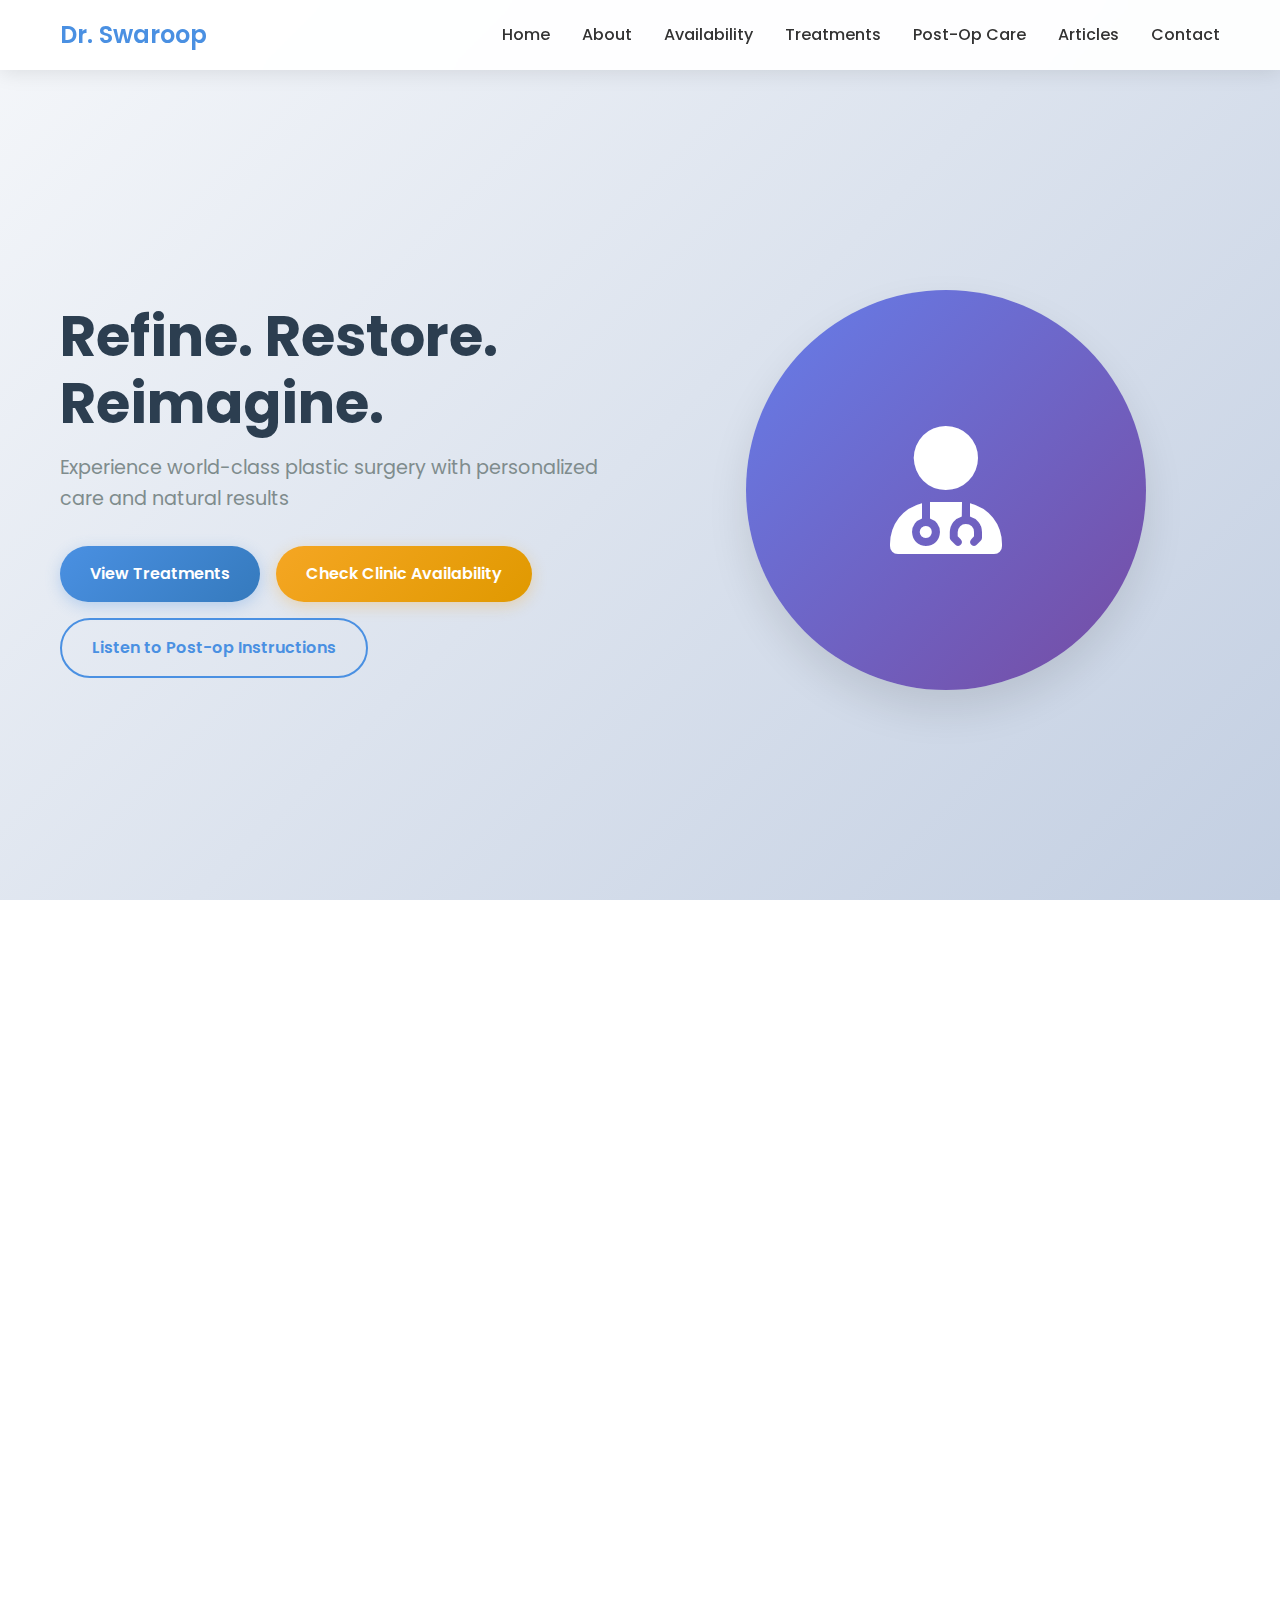
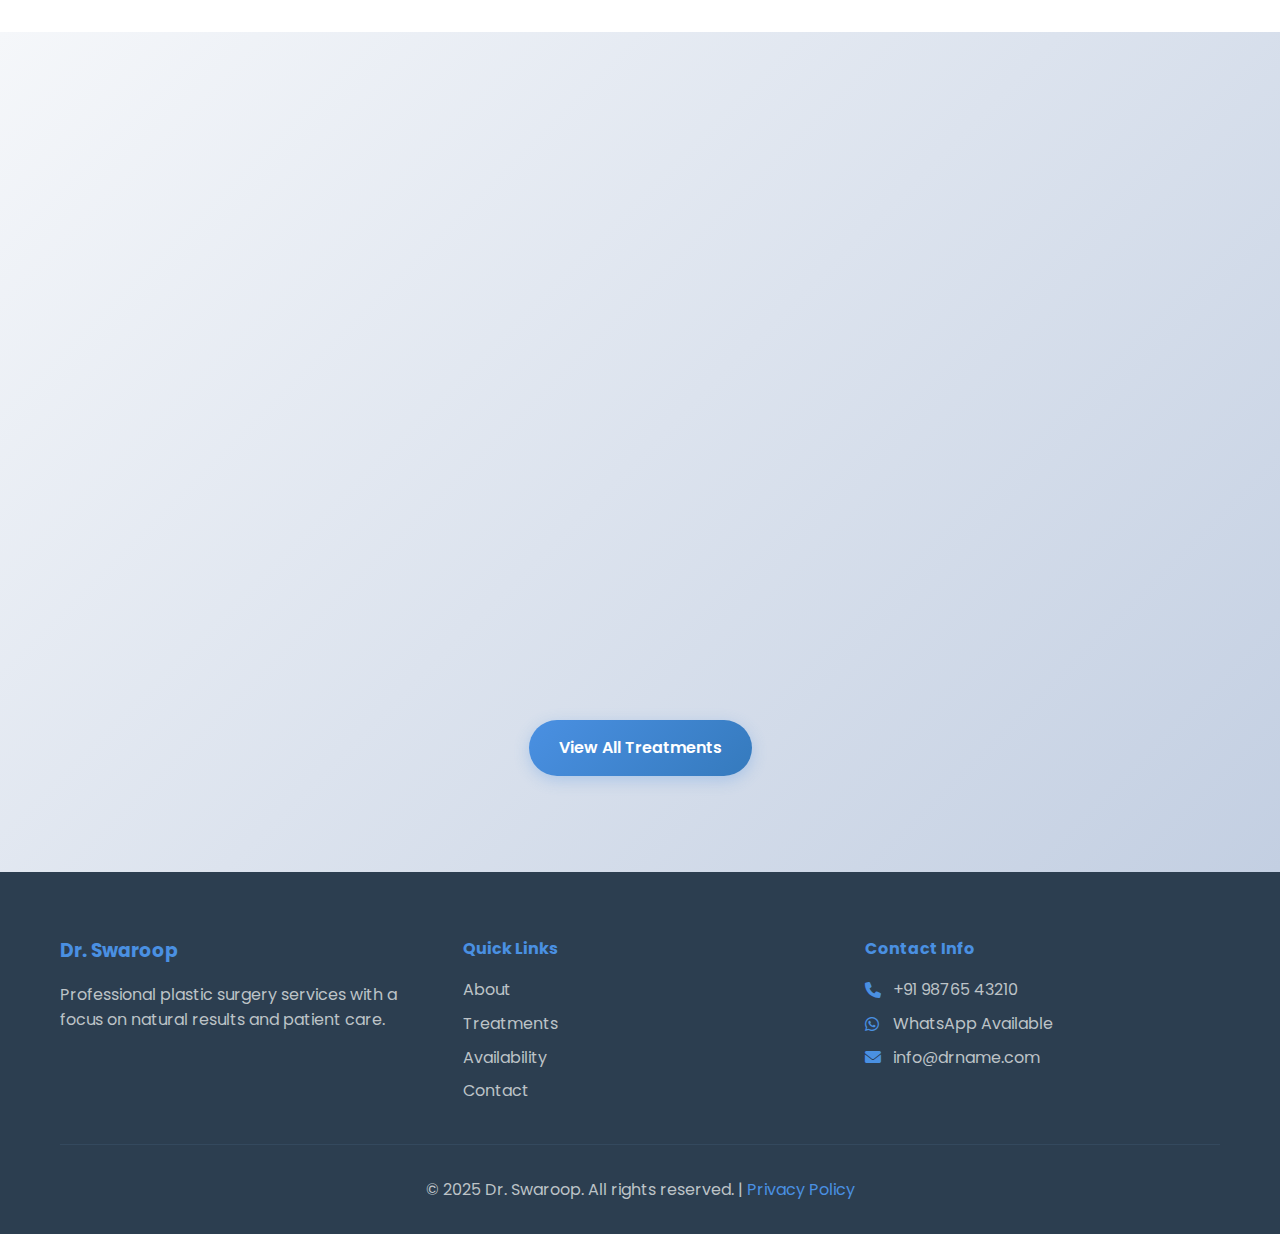
<file: index.html>
<!DOCTYPE html>
<html lang="en">
<head>
    <meta charset="UTF-8">
    <meta name="viewport" content="width=device-width, initial-scale=1.0">
    <title>Dr. Swaroop - Plastic Surgeon</title>
    <link href="https://fonts.googleapis.com/css2?family=Poppins:wght@300;400;500;600;700&display=swap" rel="stylesheet">
    <link rel="stylesheet" href="styles.css">
    <link rel="stylesheet" href="https://cdnjs.cloudflare.com/ajax/libs/font-awesome/6.0.0/css/all.min.css">
</head>
<body>
    <!-- Navigation -->
    <nav class="navbar">
        <div class="nav-container">
            <div class="nav-logo">
                <h2>Dr. Swaroop</h2>
            </div>
            <div class="nav-menu" id="navMenu">
                <a href="#home" class="nav-link">Home</a>
                <a href="about.html" class="nav-link">About</a>
                <a href="availability.html" class="nav-link">Availability</a>
                <a href="treatments.html" class="nav-link">Treatments</a>
                <a href="postop.html" class="nav-link">Post-Op Care</a>
                <a href="blog.html" class="nav-link">Articles</a>
                <a href="contact.html" class="nav-link">Contact</a>
            </div>
            <div class="nav-toggle" id="navToggle">
                <span class="bar"></span>
                <span class="bar"></span>
                <span class="bar"></span>
            </div>
        </div>
    </nav>

    <!-- Hero Section -->
    <section id="home" class="hero">
        <div class="hero-content">
            <div class="hero-text">
                <h1 class="hero-title">Refine. Restore. Reimagine.</h1>
                <p class="hero-subtitle">Experience world-class plastic surgery with personalized care and natural results</p>
                <div class="hero-buttons">
                    <a href="treatments.html" class="btn btn-primary">View Treatments</a>
                    <a href="availability.html" class="btn btn-secondary">Check Clinic Availability</a>
                    <a href="postop.html" class="btn btn-outline">Listen to Post-op Instructions</a>
                </div>
            </div>
            <div class="hero-image">
                <div class="hero-img-placeholder">
                    <i class="fas fa-user-md"></i>
                </div>
            </div>
        </div>
    </section>

    <!-- About Preview Section -->
    <section id="about-preview" class="about-preview">
        <div class="container">
            <div class="section-header">
                <h2>About Dr. Swaroop</h2>
                <p>Dedicated to excellence in plastic and reconstructive surgery</p>
            </div>
            <div class="about-preview-content">
                <div class="about-preview-image">
                    <div class="doctor-img-placeholder">
                        <i class="fas fa-user-doctor"></i>
                    </div>
                </div>
                <div class="about-preview-text">
                    <h3>10+ Years of Excellence</h3>
                    <p>Dr. Swaroop has over 10 years of experience in cosmetic and reconstructive surgery, focusing on patient-first approaches and natural results. With board certifications and continuous education, we ensure the highest standards of care.</p>
                    <div class="credentials">
                        <div class="credential">
                            <i class="fas fa-certificate"></i>
                            <span>Board Certified</span>
                        </div>
                        <div class="credential">
                            <i class="fas fa-award"></i>
                            <span>10+ Years Experience</span>
                        </div>
                        <div class="credential">
                            <i class="fas fa-heart"></i>
                            <span>Patient-First Approach</span>
                        </div>
                    </div>
                    <a href="about.html" class="btn btn-primary">Learn More</a>
                </div>
            </div>
        </div>
    </section>

    <!-- Services Preview -->
    <section class="services-preview">
        <div class="container">
            <div class="section-header">
                <h2>Our Services</h2>
                <p>Comprehensive plastic surgery solutions tailored to your needs</p>
            </div>
            <div class="services-grid">
                <div class="service-card">
                    <div class="service-icon">
                        <i class="fas fa-face-smile"></i>
                    </div>
                    <h3>Facial Procedures</h3>
                    <p>Rhinoplasty, Facelifts, Brow Lifts, and more facial enhancement procedures</p>
                </div>
                <div class="service-card">
                    <div class="service-icon">
                        <i class="fas fa-person"></i>
                    </div>
                    <h3>Body Contouring</h3>
                    <p>Liposuction, Tummy Tucks, Brazilian Butt Lift, and body sculpting procedures</p>
                </div>
                <div class="service-card">
                    <div class="service-icon">
                        <i class="fas fa-syringe"></i>
                    </div>
                    <h3>Non-Surgical</h3>
                    <p>Botox, Fillers, Chemical Peels, and minimally invasive treatments</p>
                </div>
            </div>
            <div class="services-cta">
                <a href="treatments.html" class="btn btn-primary">View All Treatments</a>
            </div>
        </div>
    </section>

    <!-- Footer -->
    <footer class="footer">
        <div class="container">
            <div class="footer-content">
                <div class="footer-section">
                    <h3>Dr. Swaroop</h3>
                    <p>Professional plastic surgery services with a focus on natural results and patient care.</p>
                </div>
                <div class="footer-section">
                    <h4>Quick Links</h4>
                    <ul>
                        <li><a href="about.html">About</a></li>
                        <li><a href="treatments.html">Treatments</a></li>
                        <li><a href="availability.html">Availability</a></li>
                        <li><a href="contact.html">Contact</a></li>
                    </ul>
                </div>
                <div class="footer-section">
                    <h4>Contact Info</h4>
                    <div class="contact-info">
                        <p><i class="fas fa-phone"></i> +91 98765 43210</p>
                        <p><i class="fab fa-whatsapp"></i> WhatsApp Available</p>
                        <p><i class="fas fa-envelope"></i> info@drname.com</p>
                    </div>
                </div>
            </div>
            <div class="footer-bottom">
                <p>&copy; 2025 Dr. Swaroop. All rights reserved. | <a href="privacy.html">Privacy Policy</a></p>
            </div>
        </div>
    </footer>

    <script src="script.js"></script>
</body>
</html>
</file>
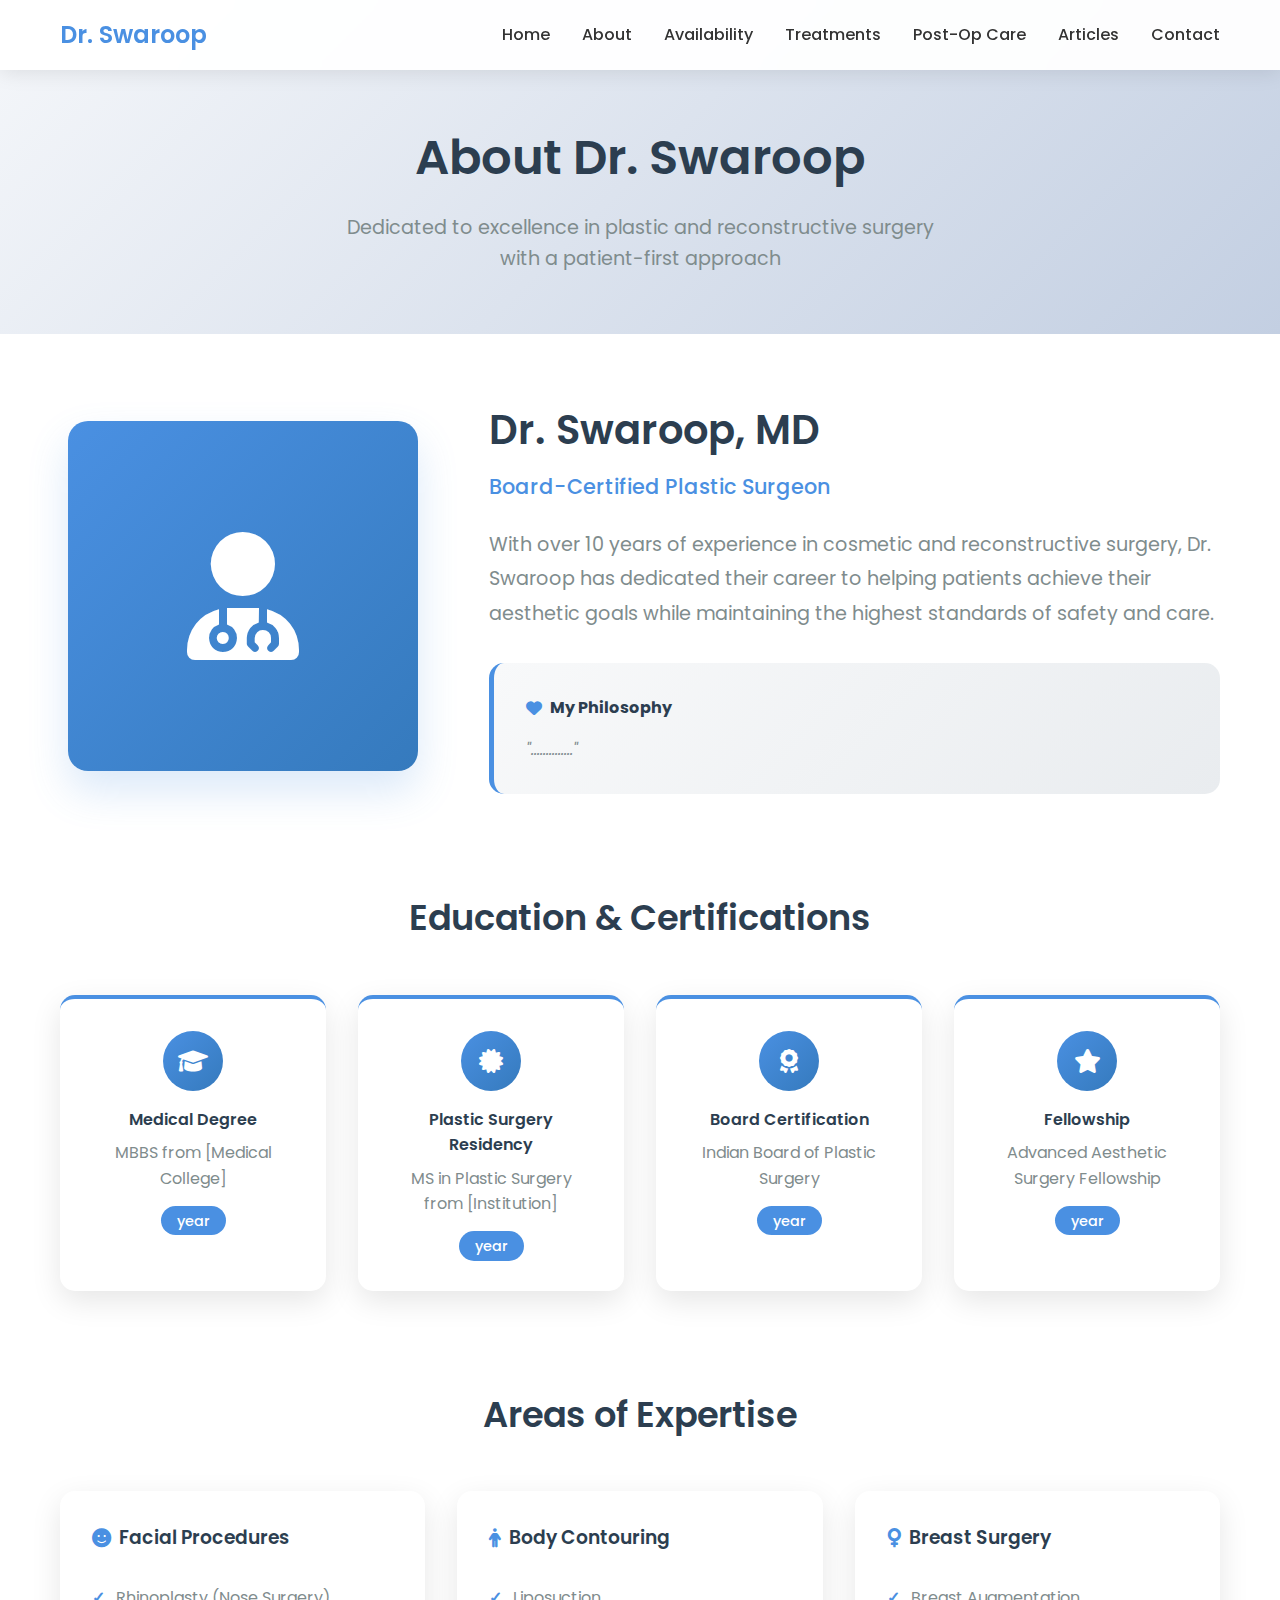
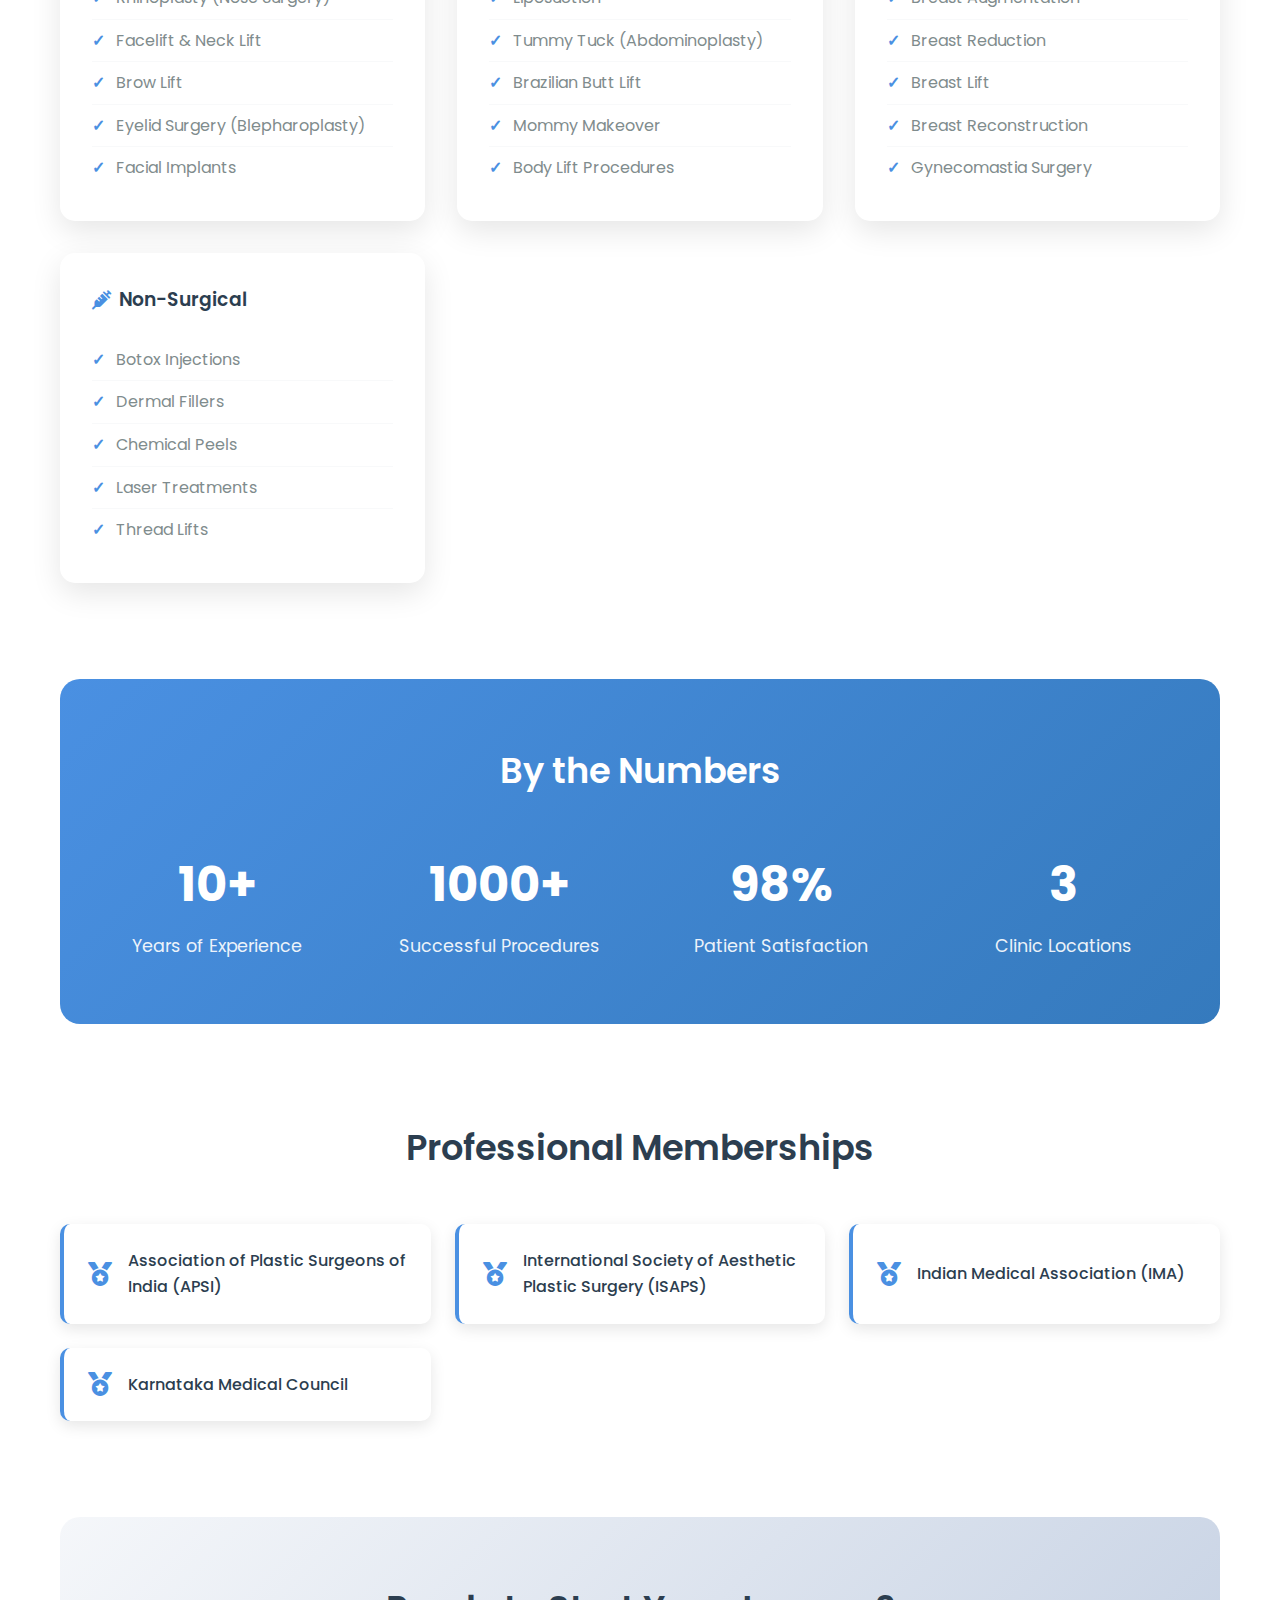
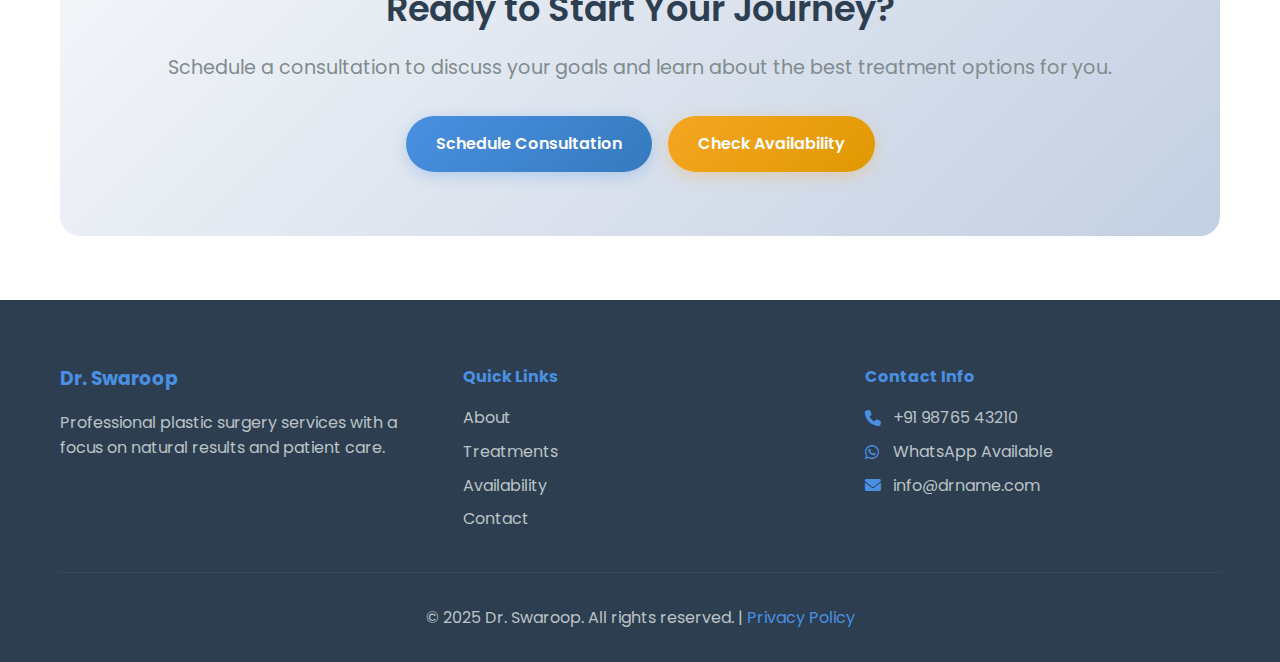
<file: about.html>
<!DOCTYPE html>
<html lang="en">
<head>
    <meta charset="UTF-8">
    <meta name="viewport" content="width=device-width, initial-scale=1.0">
    <title>About Dr. Swaroop - Plastic Surgeon</title>
    <link href="https://fonts.googleapis.com/css2?family=Poppins:wght@300;400;500;600;700&display=swap" rel="stylesheet">
    <link rel="stylesheet" href="styles.css">
    <link rel="stylesheet" href="https://cdnjs.cloudflare.com/ajax/libs/font-awesome/6.0.0/css/all.min.css">
</head>
<body>
    <!-- Navigation -->
    <nav class="navbar">
        <div class="nav-container">
            <div class="nav-logo">
                <h2>Dr. Swaroop</h2>
            </div>
            <div class="nav-menu" id="navMenu">
                <a href="index.html" class="nav-link">Home</a>
                <a href="about.html" class="nav-link active">About</a>
                <a href="availability.html" class="nav-link">Availability</a>
                <a href="treatments.html" class="nav-link">Treatments</a>
                <a href="postop.html" class="nav-link">Post-Op Care</a>
                <a href="blog.html" class="nav-link">Articles</a>
                <a href="contact.html" class="nav-link">Contact</a>
            </div>
            <div class="nav-toggle" id="navToggle">
                <span class="bar"></span>
                <span class="bar"></span>
                <span class="bar"></span>
            </div>
        </div>
    </nav>

    <!-- Page Header -->
    <section class="page-header">
        <div class="container">
            <h1>About Dr. Swaroop</h1>
            <p>Dedicated to excellence in plastic and reconstructive surgery with a patient-first approach</p>
        </div>
    </section>

    <!-- About Content -->
    <section class="page-content">
        <div class="container">
            <!-- Main Profile Section -->
            <div class="doctor-profile">
                <div class="profile-image">
                    <div class="doctor-img-placeholder large">
                        <i class="fas fa-user-doctor"></i>
                    </div>
                </div>
                <div class="profile-content">
                    <h2>Dr. Swaroop, MD</h2>
                    <h3>Board-Certified Plastic Surgeon</h3>
                    <p class="lead">With over 10 years of experience in cosmetic and reconstructive surgery, Dr. Swaroop has dedicated their career to helping patients achieve their aesthetic goals while maintaining the highest standards of safety and care.</p>
                    
                    <div class="philosophy-box">
                        <h4><i class="fas fa-heart"></i> My Philosophy</h4>
                        <p>".............."</p>
                    </div>
                </div>
            </div>

            <!-- Credentials Section -->
            <div class="credentials-section">
                <h2 class="section-title">Education & Certifications</h2>
                <div class="credentials-grid">
                    <div class="credential-card">
                        <div class="credential-icon">
                            <i class="fas fa-graduation-cap"></i>
                        </div>
                        <h4>Medical Degree</h4>
                        <p>MBBS from [Medical College]</p>
                        <span class="year">year</span>
                    </div>
                    <div class="credential-card">
                        <div class="credential-icon">
                            <i class="fas fa-certificate"></i>
                        </div>
                        <h4>Plastic Surgery Residency</h4>
                        <p>MS in Plastic Surgery from [Institution]</p>
                        <span class="year">year</span>
                    </div>
                    <div class="credential-card">
                        <div class="credential-icon">
                            <i class="fas fa-award"></i>
                        </div>
                        <h4>Board Certification</h4>
                        <p>Indian Board of Plastic Surgery</p>
                        <span class="year">year</span>
                    </div>
                    <div class="credential-card">
                        <div class="credential-icon">
                            <i class="fas fa-star"></i>
                        </div>
                        <h4>Fellowship</h4>
                        <p>Advanced Aesthetic Surgery Fellowship</p>
                        <span class="year">year</span>
                    </div>
                </div>
            </div>

            <!-- Experience Section -->
            <div class="experience-section">
                <h2 class="section-title">Areas of Expertise</h2>
                <div class="expertise-grid">
                    <div class="expertise-category">
                        <h3><i class="fas fa-face-smile"></i> Facial Procedures</h3>
                        <ul>
                            <li>Rhinoplasty (Nose Surgery)</li>
                            <li>Facelift & Neck Lift</li>
                            <li>Brow Lift</li>
                            <li>Eyelid Surgery (Blepharoplasty)</li>
                            <li>Facial Implants</li>
                        </ul>
                    </div>
                    <div class="expertise-category">
                        <h3><i class="fas fa-person"></i> Body Contouring</h3>
                        <ul>
                            <li>Liposuction</li>
                            <li>Tummy Tuck (Abdominoplasty)</li>
                            <li>Brazilian Butt Lift</li>
                            <li>Mommy Makeover</li>
                            <li>Body Lift Procedures</li>
                        </ul>
                    </div>
                    <div class="expertise-category">
                        <h3><i class="fas fa-venus"></i> Breast Surgery</h3>
                        <ul>
                            <li>Breast Augmentation</li>
                            <li>Breast Reduction</li>
                            <li>Breast Lift</li>
                            <li>Breast Reconstruction</li>
                            <li>Gynecomastia Surgery</li>
                        </ul>
                    </div>
                    <div class="expertise-category">
                        <h3><i class="fas fa-syringe"></i> Non-Surgical</h3>
                        <ul>
                            <li>Botox Injections</li>
                            <li>Dermal Fillers</li>
                            <li>Chemical Peels</li>
                            <li>Laser Treatments</li>
                            <li>Thread Lifts</li>
                        </ul>
                    </div>
                </div>
            </div>

            <!-- Stats Section -->
            <div class="stats-section">
                <h2 class="section-title">By the Numbers</h2>
                <div class="stats-grid">
                    <div class="stat-card">
                        <div class="stat-number">10+</div>
                        <div class="stat-label">Years of Experience</div>
                    </div>
                    <div class="stat-card">
                        <div class="stat-number">1000+</div>
                        <div class="stat-label">Successful Procedures</div>
                    </div>
                    <div class="stat-card">
                        <div class="stat-number">98%</div>
                        <div class="stat-label">Patient Satisfaction</div>
                    </div>
                    <div class="stat-card">
                        <div class="stat-number">3</div>
                        <div class="stat-label">Clinic Locations</div>
                    </div>
                </div>
            </div>

            <!-- Professional Memberships -->
            <div class="memberships-section">
                <h2 class="section-title">Professional Memberships</h2>
                <div class="memberships-grid">
                    <div class="membership-card">
                        <i class="fas fa-medal"></i>
                        <h4>Association of Plastic Surgeons of India (APSI)</h4>
                    </div>
                    <div class="membership-card">
                        <i class="fas fa-medal"></i>
                        <h4>International Society of Aesthetic Plastic Surgery (ISAPS)</h4>
                    </div>
                    <div class="membership-card">
                        <i class="fas fa-medal"></i>
                        <h4>Indian Medical Association (IMA)</h4>
                    </div>
                    <div class="membership-card">
                        <i class="fas fa-medal"></i>
                        <h4>Karnataka Medical Council</h4>
                    </div>
                </div>
            </div>

            <!-- Call to Action -->
            <div class="cta-section">
                <div class="cta-content">
                    <h2>Ready to Start Your Journey?</h2>
                    <p>Schedule a consultation to discuss your goals and learn about the best treatment options for you.</p>
                    <div class="cta-buttons">
                        <a href="contact.html" class="btn btn-primary">Schedule Consultation</a>
                        <a href="availability.html" class="btn btn-secondary">Check Availability</a>
                    </div>
                </div>
            </div>
        </div>
    </section>

    <!-- Footer -->
    <footer class="footer">
        <div class="container">
            <div class="footer-content">
                <div class="footer-section">
                    <h3>Dr. Swaroop</h3>
                    <p>Professional plastic surgery services with a focus on natural results and patient care.</p>
                </div>
                <div class="footer-section">
                    <h4>Quick Links</h4>
                    <ul>
                        <li><a href="about.html">About</a></li>
                        <li><a href="treatments.html">Treatments</a></li>
                        <li><a href="availability.html">Availability</a></li>
                        <li><a href="contact.html">Contact</a></li>
                    </ul>
                </div>
                <div class="footer-section">
                    <h4>Contact Info</h4>
                    <div class="contact-info">
                        <p><i class="fas fa-phone"></i> +91 98765 43210</p>
                        <p><i class="fab fa-whatsapp"></i> WhatsApp Available</p>
                        <p><i class="fas fa-envelope"></i> info@drname.com</p>
                    </div>
                </div>
            </div>
            <div class="footer-bottom">
                <p>&copy; 2025 Dr. Swaroop. All rights reserved. | <a href="privacy.html">Privacy Policy</a></p>
            </div>
        </div>
    </footer>

    <script src="script.js"></script>
</body>
</html>
</file>
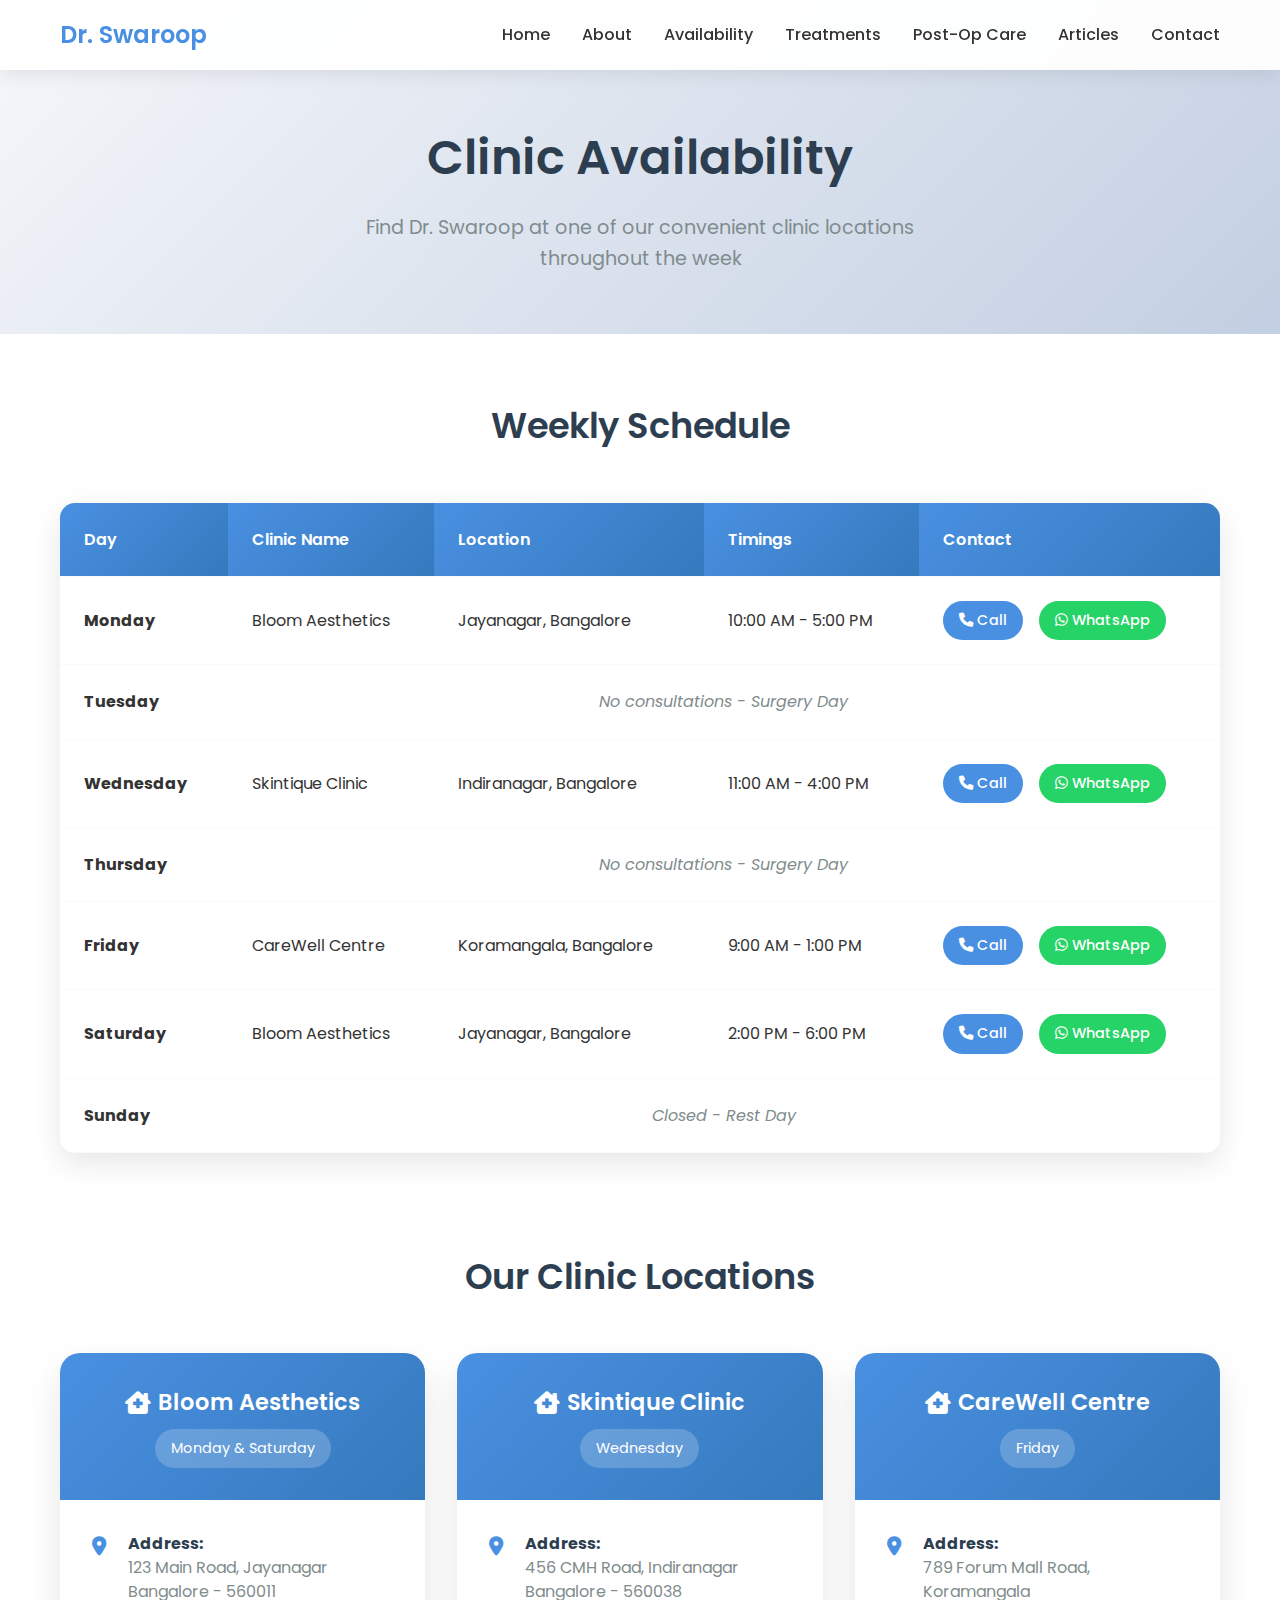
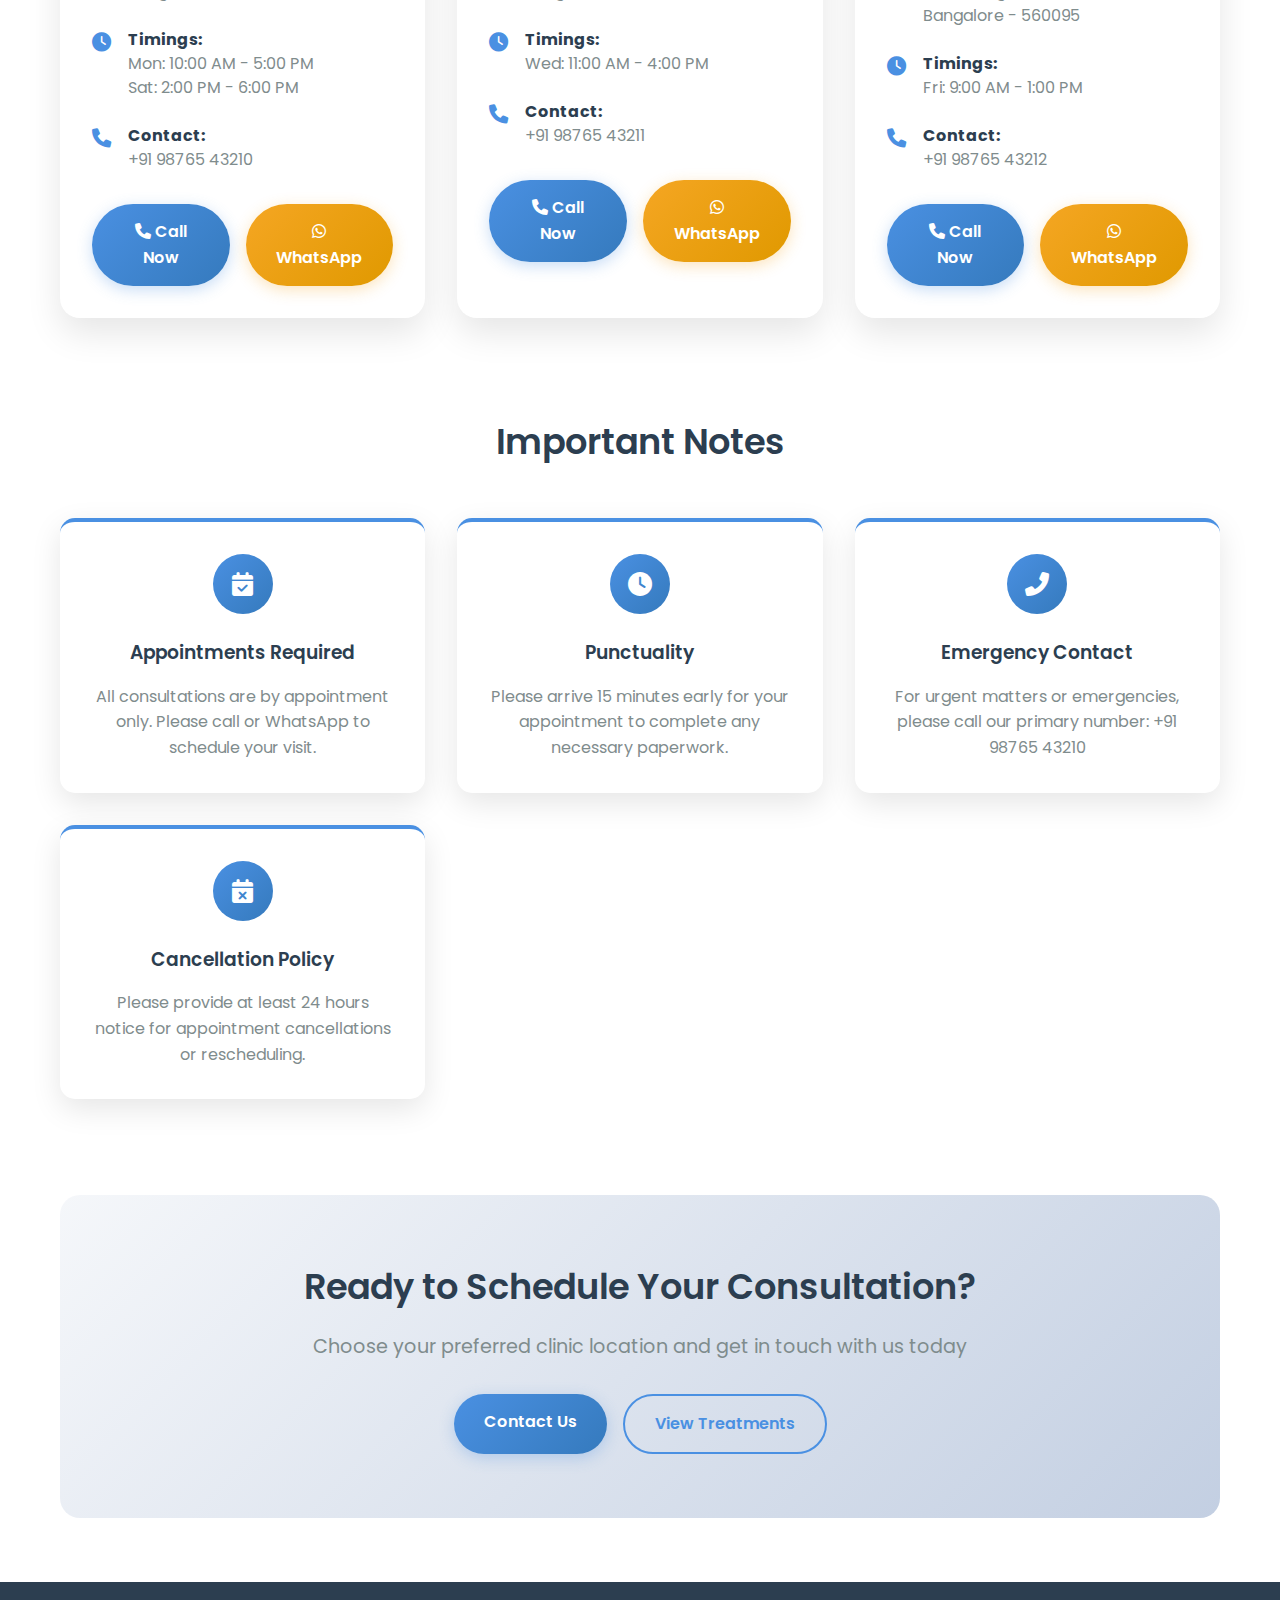
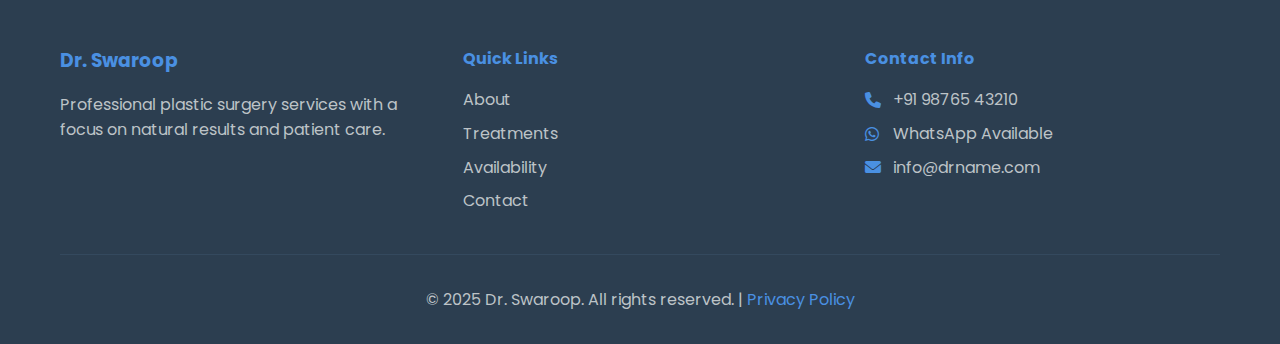
<file: availability.html>
<!DOCTYPE html>
<html lang="en">
<head>
    <meta charset="UTF-8">
    <meta name="viewport" content="width=device-width, initial-scale=1.0">
    <title>Clinic Availability - Dr. Swaroop</title>
    <link href="https://fonts.googleapis.com/css2?family=Poppins:wght@300;400;500;600;700&display=swap" rel="stylesheet">
    <link rel="stylesheet" href="styles.css">
    <link rel="stylesheet" href="https://cdnjs.cloudflare.com/ajax/libs/font-awesome/6.0.0/css/all.min.css">
</head>
<body>
    <!-- Navigation -->
    <nav class="navbar">
        <div class="nav-container">
            <div class="nav-logo">
                <h2>Dr. Swaroop</h2>
            </div>
            <div class="nav-menu" id="navMenu">
                <a href="index.html" class="nav-link">Home</a>
                <a href="about.html" class="nav-link">About</a>
                <a href="availability.html" class="nav-link active">Availability</a>
                <a href="treatments.html" class="nav-link">Treatments</a>
                <a href="postop.html" class="nav-link">Post-Op Care</a>
                <a href="blog.html" class="nav-link">Articles</a>
                <a href="contact.html" class="nav-link">Contact</a>
            </div>
            <div class="nav-toggle" id="navToggle">
                <span class="bar"></span>
                <span class="bar"></span>
                <span class="bar"></span>
            </div>
        </div>
    </nav>

    <!-- Page Header -->
    <section class="page-header">
        <div class="container">
            <h1>Clinic Availability</h1>
            <p>Find Dr. Swaroop at one of our convenient clinic locations throughout the week</p>
        </div>
    </section>

    <!-- Availability Content -->
    <section class="page-content">
        <div class="container">
            <!-- Weekly Schedule -->
            <div class="schedule-section">
                <h2 class="section-title">Weekly Schedule</h2>
                <div class="schedule-table">
                    <table>
                        <thead>
                            <tr>
                                <th>Day</th>
                                <th>Clinic Name</th>
                                <th>Location</th>
                                <th>Timings</th>
                                <th>Contact</th>
                            </tr>
                        </thead>
                        <tbody>
                            <tr>
                                <td><strong>Monday</strong></td>
                                <td>Bloom Aesthetics</td>
                                <td>Jayanagar, Bangalore</td>
                                <td>10:00 AM - 5:00 PM</td>
                                <td>
                                    <div class="clinic-contact">
                                        <a href="#" class="contact-btn phone-btn phone-link" data-phone="+919876543210">
                                            <i class="fas fa-phone"></i> Call
                                        </a>
                                        <a href="#" class="contact-btn whatsapp-btn whatsapp-link" data-phone="+919876543210" data-message="Hello, I would like to book an appointment at Bloom Aesthetics on Monday.">
                                            <i class="fab fa-whatsapp"></i> WhatsApp
                                        </a>
                                    </div>
                                </td>
                            </tr>
                            <tr>
                                <td><strong>Tuesday</strong></td>
                                <td colspan="4" style="text-align: center; color: #7f8c8d; font-style: italic;">
                                    No consultations - Surgery Day
                                </td>
                            </tr>
                            <tr>
                                <td><strong>Wednesday</strong></td>
                                <td>Skintique Clinic</td>
                                <td>Indiranagar, Bangalore</td>
                                <td>11:00 AM - 4:00 PM</td>
                                <td>
                                    <div class="clinic-contact">
                                        <a href="#" class="contact-btn phone-btn phone-link" data-phone="+919876543211">
                                            <i class="fas fa-phone"></i> Call
                                        </a>
                                        <a href="#" class="contact-btn whatsapp-btn whatsapp-link" data-phone="+919876543211" data-message="Hello, I would like to book an appointment at Skintique Clinic on Wednesday.">
                                            <i class="fab fa-whatsapp"></i> WhatsApp
                                        </a>
                                    </div>
                                </td>
                            </tr>
                            <tr>
                                <td><strong>Thursday</strong></td>
                                <td colspan="4" style="text-align: center; color: #7f8c8d; font-style: italic;">
                                    No consultations - Surgery Day
                                </td>
                            </tr>
                            <tr>
                                <td><strong>Friday</strong></td>
                                <td>CareWell Centre</td>
                                <td>Koramangala, Bangalore</td>
                                <td>9:00 AM - 1:00 PM</td>
                                <td>
                                    <div class="clinic-contact">
                                        <a href="#" class="contact-btn phone-btn phone-link" data-phone="+919876543212">
                                            <i class="fas fa-phone"></i> Call
                                        </a>
                                        <a href="#" class="contact-btn whatsapp-btn whatsapp-link" data-phone="+919876543212" data-message="Hello, I would like to book an appointment at CareWell Centre on Friday.">
                                            <i class="fab fa-whatsapp"></i> WhatsApp
                                        </a>
                                    </div>
                                </td>
                            </tr>
                            <tr>
                                <td><strong>Saturday</strong></td>
                                <td>Bloom Aesthetics</td>
                                <td>Jayanagar, Bangalore</td>
                                <td>2:00 PM - 6:00 PM</td>
                                <td>
                                    <div class="clinic-contact">
                                        <a href="#" class="contact-btn phone-btn phone-link" data-phone="+919876543210">
                                            <i class="fas fa-phone"></i> Call
                                        </a>
                                        <a href="#" class="contact-btn whatsapp-btn whatsapp-link" data-phone="+919876543210" data-message="Hello, I would like to book an appointment at Bloom Aesthetics on Saturday.">
                                            <i class="fab fa-whatsapp"></i> WhatsApp
                                        </a>
                                    </div>
                                </td>
                            </tr>
                            <tr>
                                <td><strong>Sunday</strong></td>
                                <td colspan="4" style="text-align: center; color: #7f8c8d; font-style: italic;">
                                    Closed - Rest Day
                                </td>
                            </tr>
                        </tbody>
                    </table>
                </div>
            </div>

            <!-- Clinic Details -->
            <div class="clinics-section">
                <h2 class="section-title">Our Clinic Locations</h2>
                <div class="clinics-grid">
                    <div class="clinic-card">
                        <div class="clinic-header">
                            <h3><i class="fas fa-clinic-medical"></i> Bloom Aesthetics</h3>
                            <div class="clinic-days">Monday & Saturday</div>
                        </div>
                        <div class="clinic-body">
                            <div class="clinic-address">
                                <i class="fas fa-map-marker-alt"></i>
                                <div>
                                    <p><strong>Address:</strong></p>
                                    <p>123 Main Road, Jayanagar<br>Bangalore - 560011</p>
                                </div>
                            </div>
                            <div class="clinic-timing">
                                <i class="fas fa-clock"></i>
                                <div>
                                    <p><strong>Timings:</strong></p>
                                    <p>Mon: 10:00 AM - 5:00 PM<br>Sat: 2:00 PM - 6:00 PM</p>
                                </div>
                            </div>
                            <div class="clinic-contact-info">
                                <i class="fas fa-phone"></i>
                                <div>
                                    <p><strong>Contact:</strong></p>
                                    <p>+91 98765 43210</p>
                                </div>
                            </div>
                            <div class="clinic-actions">
                                <a href="#" class="btn btn-primary phone-link" data-phone="+919876543210">
                                    <i class="fas fa-phone"></i> Call Now
                                </a>
                                <a href="#" class="btn btn-secondary whatsapp-link" data-phone="+919876543210">
                                    <i class="fab fa-whatsapp"></i> WhatsApp
                                </a>
                            </div>
                        </div>
                    </div>

                    <div class="clinic-card">
                        <div class="clinic-header">
                            <h3><i class="fas fa-clinic-medical"></i> Skintique Clinic</h3>
                            <div class="clinic-days">Wednesday</div>
                        </div>
                        <div class="clinic-body">
                            <div class="clinic-address">
                                <i class="fas fa-map-marker-alt"></i>
                                <div>
                                    <p><strong>Address:</strong></p>
                                    <p>456 CMH Road, Indiranagar<br>Bangalore - 560038</p>
                                </div>
                            </div>
                            <div class="clinic-timing">
                                <i class="fas fa-clock"></i>
                                <div>
                                    <p><strong>Timings:</strong></p>
                                    <p>Wed: 11:00 AM - 4:00 PM</p>
                                </div>
                            </div>
                            <div class="clinic-contact-info">
                                <i class="fas fa-phone"></i>
                                <div>
                                    <p><strong>Contact:</strong></p>
                                    <p>+91 98765 43211</p>
                                </div>
                            </div>
                            <div class="clinic-actions">
                                <a href="#" class="btn btn-primary phone-link" data-phone="+919876543211">
                                    <i class="fas fa-phone"></i> Call Now
                                </a>
                                <a href="#" class="btn btn-secondary whatsapp-link" data-phone="+919876543211">
                                    <i class="fab fa-whatsapp"></i> WhatsApp
                                </a>
                            </div>
                        </div>
                    </div>

                    <div class="clinic-card">
                        <div class="clinic-header">
                            <h3><i class="fas fa-clinic-medical"></i> CareWell Centre</h3>
                            <div class="clinic-days">Friday</div>
                        </div>
                        <div class="clinic-body">
                            <div class="clinic-address">
                                <i class="fas fa-map-marker-alt"></i>
                                <div>
                                    <p><strong>Address:</strong></p>
                                    <p>789 Forum Mall Road, Koramangala<br>Bangalore - 560095</p>
                                </div>
                            </div>
                            <div class="clinic-timing">
                                <i class="fas fa-clock"></i>
                                <div>
                                    <p><strong>Timings:</strong></p>
                                    <p>Fri: 9:00 AM - 1:00 PM</p>
                                </div>
                            </div>
                            <div class="clinic-contact-info">
                                <i class="fas fa-phone"></i>
                                <div>
                                    <p><strong>Contact:</strong></p>
                                    <p>+91 98765 43212</p>
                                </div>
                            </div>
                            <div class="clinic-actions">
                                <a href="#" class="btn btn-primary phone-link" data-phone="+919876543212">
                                    <i class="fas fa-phone"></i> Call Now
                                </a>
                                <a href="#" class="btn btn-secondary whatsapp-link" data-phone="+919876543212">
                                    <i class="fab fa-whatsapp"></i> WhatsApp
                                </a>
                            </div>
                        </div>
                    </div>
                </div>
            </div>

            <!-- Important Notes -->
            <div class="notes-section">
                <h2 class="section-title">Important Notes</h2>
                <div class="notes-grid">
                    <div class="note-card">
                        <div class="note-icon">
                            <i class="fas fa-calendar-check"></i>
                        </div>
                        <h3>Appointments Required</h3>
                        <p>All consultations are by appointment only. Please call or WhatsApp to schedule your visit.</p>
                    </div>
                    <div class="note-card">
                        <div class="note-icon">
                            <i class="fas fa-clock"></i>
                        </div>
                        <h3>Punctuality</h3>
                        <p>Please arrive 15 minutes early for your appointment to complete any necessary paperwork.</p>
                    </div>
                    <div class="note-card">
                        <div class="note-icon">
                            <i class="fas fa-phone-alt"></i>
                        </div>
                        <h3>Emergency Contact</h3>
                        <p>For urgent matters or emergencies, please call our primary number: +91 98765 43210</p>
                    </div>
                    <div class="note-card">
                        <div class="note-icon">
                            <i class="fas fa-calendar-times"></i>
                        </div>
                        <h3>Cancellation Policy</h3>
                        <p>Please provide at least 24 hours notice for appointment cancellations or rescheduling.</p>
                    </div>
                </div>
            </div>

            <!-- Contact CTA -->
            <div class="contact-cta">
                <div class="cta-content">
                    <h2>Ready to Schedule Your Consultation?</h2>
                    <p>Choose your preferred clinic location and get in touch with us today</p>
                    <div class="cta-buttons">
                        <a href="contact.html" class="btn btn-primary">Contact Us</a>
                        <a href="treatments.html" class="btn btn-outline">View Treatments</a>
                    </div>
                </div>
            </div>
        </div>
    </section>

    <!-- Footer -->
    <footer class="footer">
        <div class="container">
            <div class="footer-content">
                <div class="footer-section">
                    <h3>Dr. Swaroop</h3>
                    <p>Professional plastic surgery services with a focus on natural results and patient care.</p>
                </div>
                <div class="footer-section">
                    <h4>Quick Links</h4>
                    <ul>
                        <li><a href="about.html">About</a></li>
                        <li><a href="treatments.html">Treatments</a></li>
                        <li><a href="availability.html">Availability</a></li>
                        <li><a href="contact.html">Contact</a></li>
                    </ul>
                </div>
                <div class="footer-section">
                    <h4>Contact Info</h4>
                    <div class="contact-info">
                        <p><i class="fas fa-phone"></i> +91 98765 43210</p>
                        <p><i class="fab fa-whatsapp"></i> WhatsApp Available</p>
                        <p><i class="fas fa-envelope"></i> info@drname.com</p>
                    </div>
                </div>
            </div>
            <div class="footer-bottom">
                <p>&copy; 2025 Dr. Swaroop. All rights reserved. | <a href="privacy.html">Privacy Policy</a></p>
            </div>
        </div>
    </footer>

    <script src="script.js"></script>
</body>
</html>
</file>
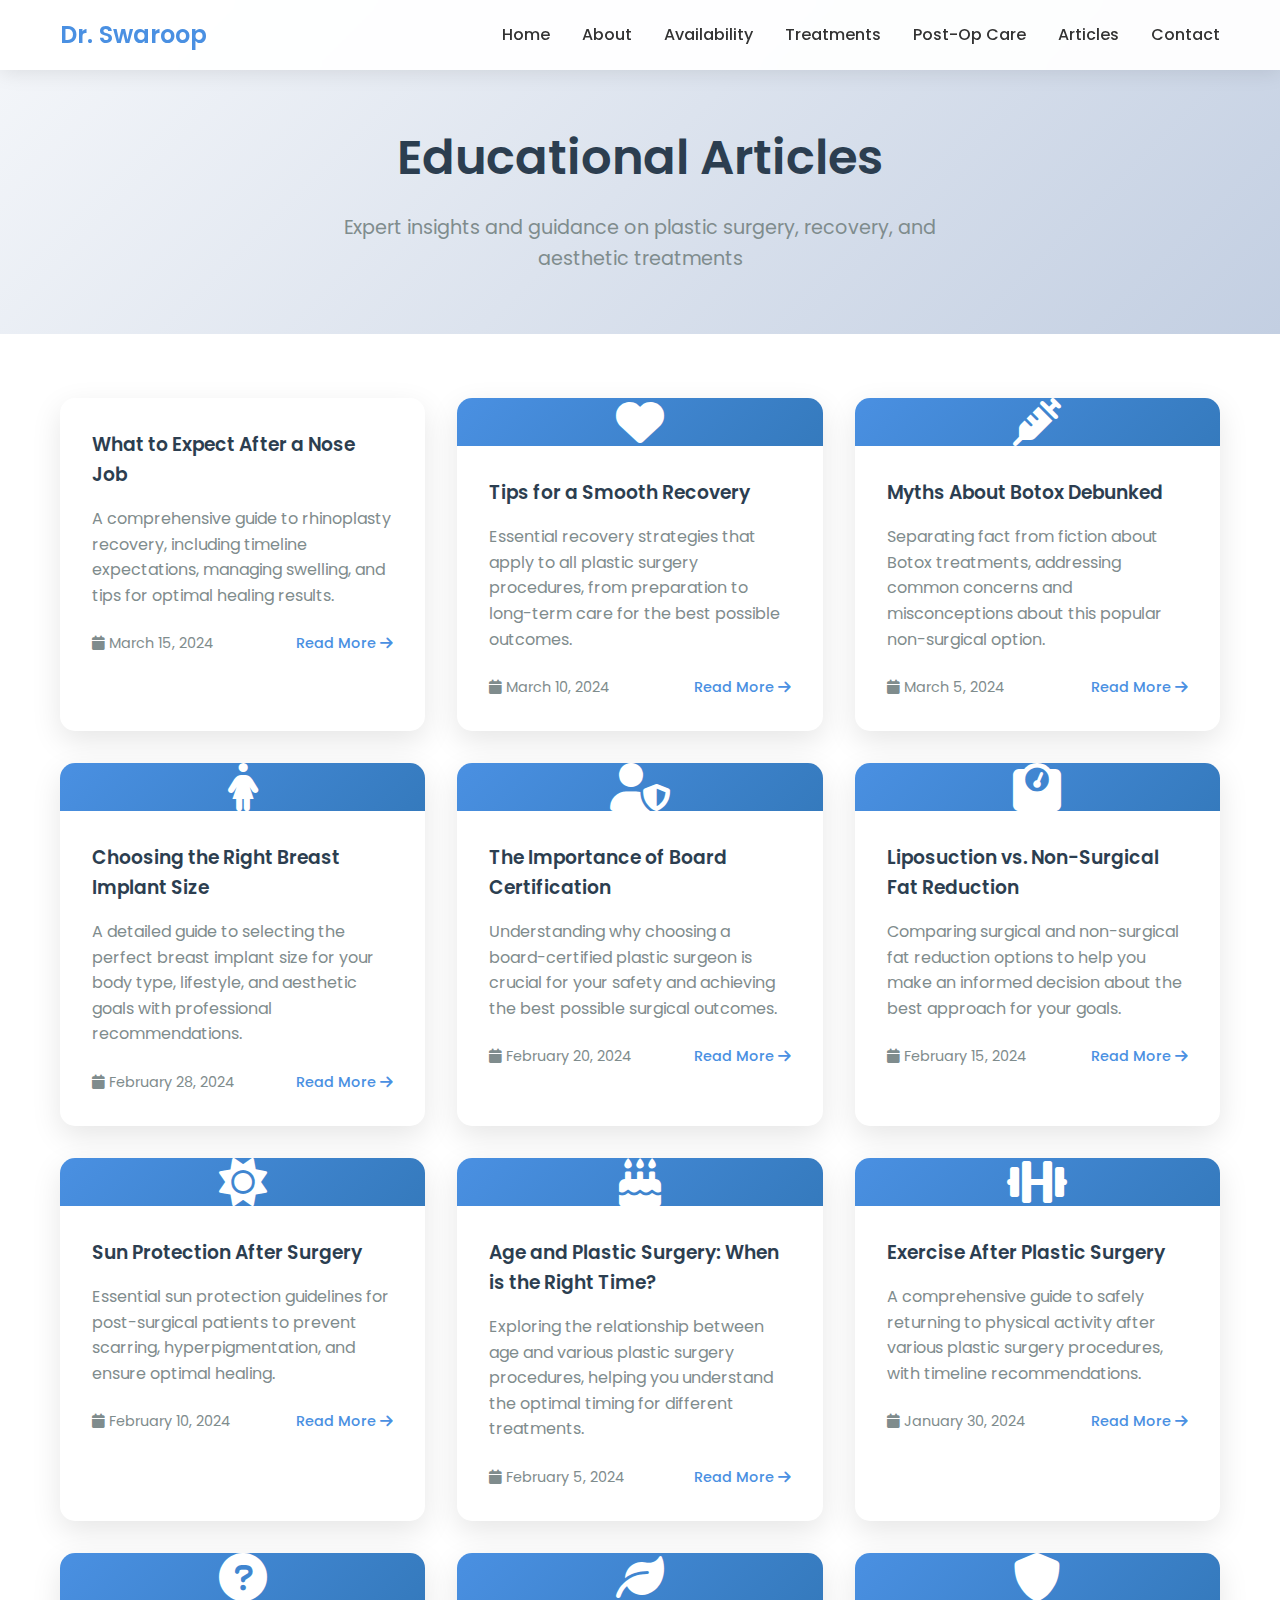
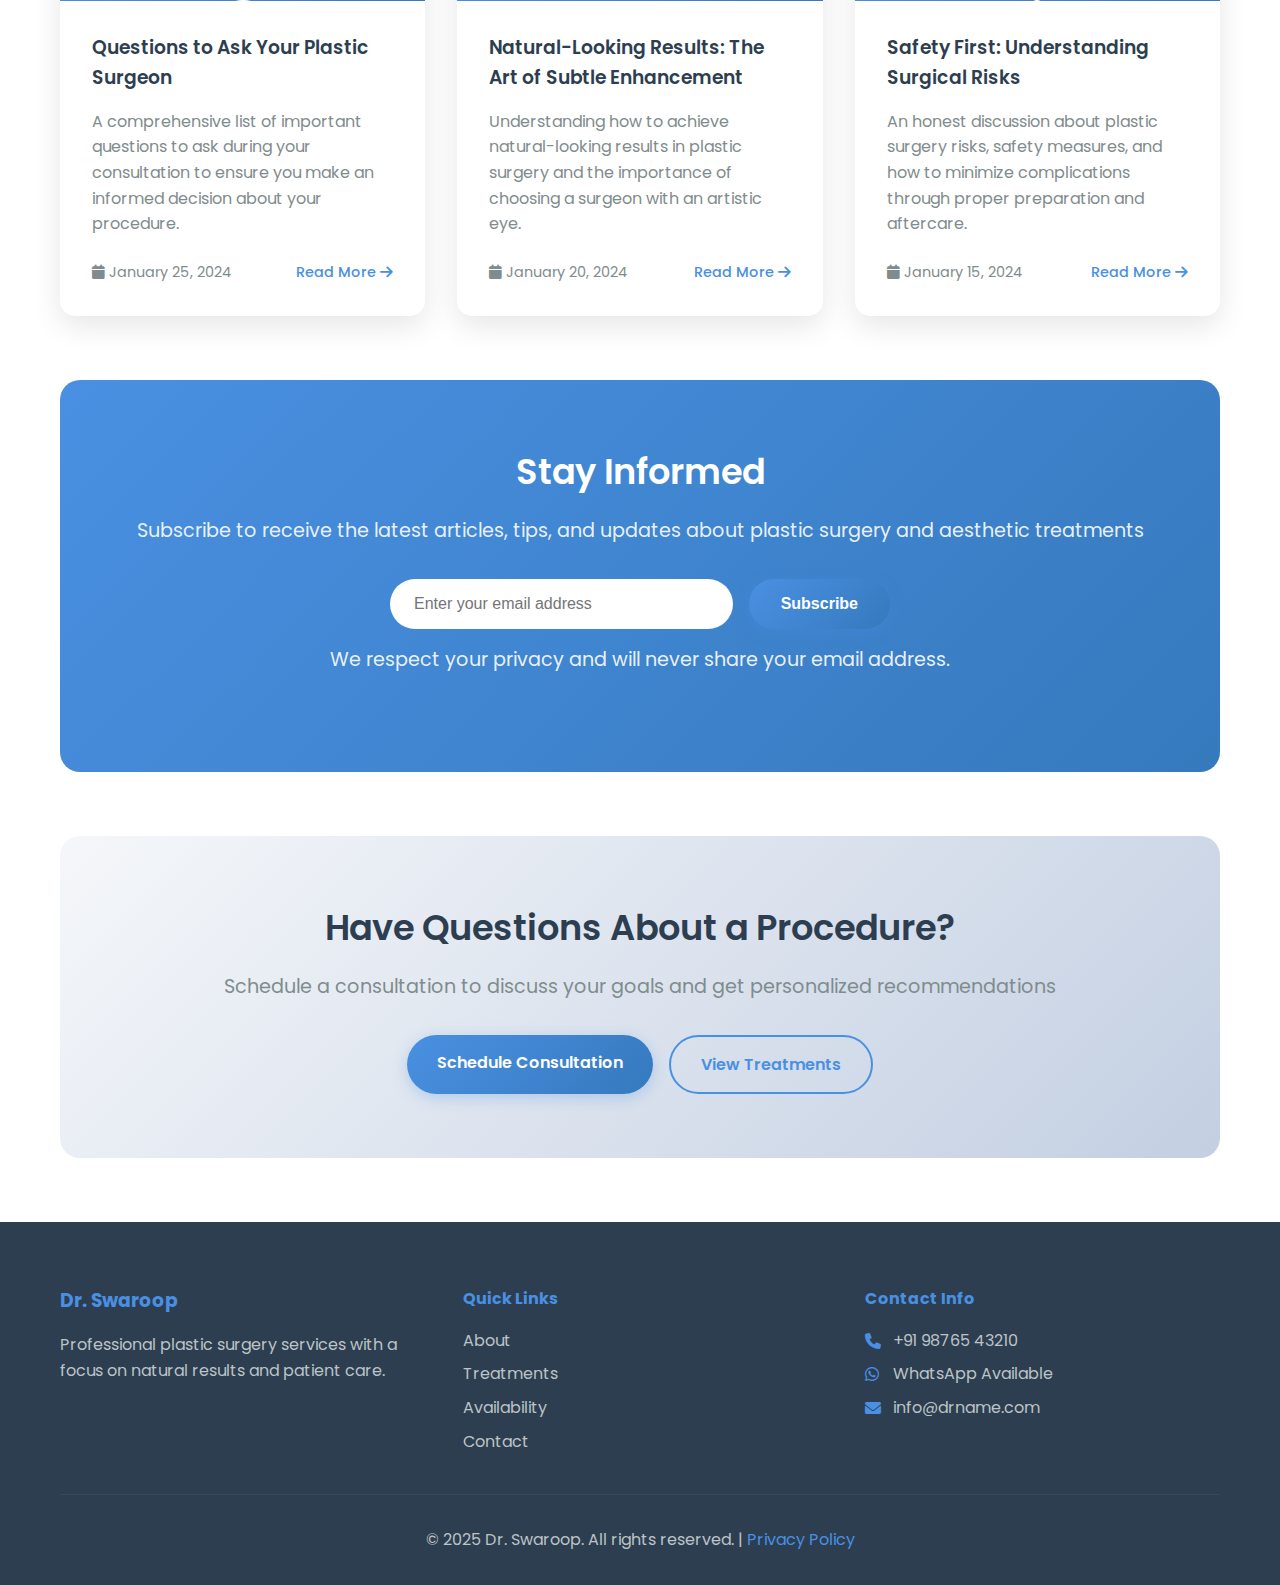
<file: blog.html>
<!DOCTYPE html>
<html lang="en">
<head>
    <meta charset="UTF-8">
    <meta name="viewport" content="width=device-width, initial-scale=1.0">
    <title>Articles & Blog - Dr. Swaroop</title>
    <link href="https://fonts.googleapis.com/css2?family=Poppins:wght@300;400;500;600;700&display=swap" rel="stylesheet">
    <link rel="stylesheet" href="styles.css">
    <link rel="stylesheet" href="https://cdnjs.cloudflare.com/ajax/libs/font-awesome/6.0.0/css/all.min.css">
</head>
<body>
    <!-- Navigation -->
    <nav class="navbar">
        <div class="nav-container">
            <div class="nav-logo">
                <h2>Dr. Swaroop</h2>
            </div>
            <div class="nav-menu" id="navMenu">
                <a href="index.html" class="nav-link">Home</a>
                <a href="about.html" class="nav-link">About</a>
                <a href="availability.html" class="nav-link">Availability</a>
                <a href="treatments.html" class="nav-link">Treatments</a>
                <a href="postop.html" class="nav-link">Post-Op Care</a>
                <a href="blog.html" class="nav-link active">Articles</a>
                <a href="contact.html" class="nav-link">Contact</a>
            </div>
            <div class="nav-toggle" id="navToggle">
                <span class="bar"></span>
                <span class="bar"></span>
                <span class="bar"></span>
            </div>
        </div>
    </nav>

    <!-- Page Header -->
    <section class="page-header">
        <div class="container">
            <h1>Educational Articles</h1>
            <p>Expert insights and guidance on plastic surgery, recovery, and aesthetic treatments</p>
        </div>
    </section>

    <!-- Blog Content -->
    <section class="page-content">
        <div class="container">
            <div class="blog-grid">
                <!-- Article 1 -->
                <article class="blog-card">
                    <div class="blog-image">
                        <i class="fas fa-nose"></i>
                    </div>
                    <div class="blog-content">
                        <h3>What to Expect After a Nose Job</h3>
                        <p>A comprehensive guide to rhinoplasty recovery, including timeline expectations, managing swelling, and tips for optimal healing results.</p>
                        <div class="blog-meta">
                            <span><i class="fas fa-calendar"></i> March 15, 2024</span>
                            <a href="#" class="read-more">Read More <i class="fas fa-arrow-right"></i></a>
                        </div>
                    </div>
                </article>

                <!-- Article 2 -->
                <article class="blog-card">
                    <div class="blog-image">
                        <i class="fas fa-heart"></i>
                    </div>
                    <div class="blog-content">
                        <h3>Tips for a Smooth Recovery</h3>
                        <p>Essential recovery strategies that apply to all plastic surgery procedures, from preparation to long-term care for the best possible outcomes.</p>
                        <div class="blog-meta">
                            <span><i class="fas fa-calendar"></i> March 10, 2024</span>
                            <a href="#" class="read-more">Read More <i class="fas fa-arrow-right"></i></a>
                        </div>
                    </div>
                </article>

                <!-- Article 3 -->
                <article class="blog-card">
                    <div class="blog-image">
                        <i class="fas fa-syringe"></i>
                    </div>
                    <div class="blog-content">
                        <h3>Myths About Botox Debunked</h3>
                        <p>Separating fact from fiction about Botox treatments, addressing common concerns and misconceptions about this popular non-surgical option.</p>
                        <div class="blog-meta">
                            <span><i class="fas fa-calendar"></i> March 5, 2024</span>
                            <a href="#" class="read-more">Read More <i class="fas fa-arrow-right"></i></a>
                        </div>
                    </div>
                </article>

                <!-- Article 4 -->
                <article class="blog-card">
                    <div class="blog-image">
                        <i class="fas fa-female"></i>
                    </div>
                    <div class="blog-content">
                        <h3>Choosing the Right Breast Implant Size</h3>
                        <p>A detailed guide to selecting the perfect breast implant size for your body type, lifestyle, and aesthetic goals with professional recommendations.</p>
                        <div class="blog-meta">
                            <span><i class="fas fa-calendar"></i> February 28, 2024</span>
                            <a href="#" class="read-more">Read More <i class="fas fa-arrow-right"></i></a>
                        </div>
                    </div>
                </article>

                <!-- Article 5 -->
                <article class="blog-card">
                    <div class="blog-image">
                        <i class="fas fa-user-shield"></i>
                    </div>
                    <div class="blog-content">
                        <h3>The Importance of Board Certification</h3>
                        <p>Understanding why choosing a board-certified plastic surgeon is crucial for your safety and achieving the best possible surgical outcomes.</p>
                        <div class="blog-meta">
                            <span><i class="fas fa-calendar"></i> February 20, 2024</span>
                            <a href="#" class="read-more">Read More <i class="fas fa-arrow-right"></i></a>
                        </div>
                    </div>
                </article>

                <!-- Article 6 -->
                <article class="blog-card">
                    <div class="blog-image">
                        <i class="fas fa-weight-scale"></i>
                    </div>
                    <div class="blog-content">
                        <h3>Liposuction vs. Non-Surgical Fat Reduction</h3>
                        <p>Comparing surgical and non-surgical fat reduction options to help you make an informed decision about the best approach for your goals.</p>
                        <div class="blog-meta">
                            <span><i class="fas fa-calendar"></i> February 15, 2024</span>
                            <a href="#" class="read-more">Read More <i class="fas fa-arrow-right"></i></a>
                        </div>
                    </div>
                </article>

                <!-- Article 7 -->
                <article class="blog-card">
                    <div class="blog-image">
                        <i class="fas fa-sun"></i>
                    </div>
                    <div class="blog-content">
                        <h3>Sun Protection After Surgery</h3>
                        <p>Essential sun protection guidelines for post-surgical patients to prevent scarring, hyperpigmentation, and ensure optimal healing.</p>
                        <div class="blog-meta">
                            <span><i class="fas fa-calendar"></i> February 10, 2024</span>
                            <a href="#" class="read-more">Read More <i class="fas fa-arrow-right"></i></a>
                        </div>
                    </div>
                </article>

                <!-- Article 8 -->
                <article class="blog-card">
                    <div class="blog-image">
                        <i class="fas fa-birthday-cake"></i>
                    </div>
                    <div class="blog-content">
                        <h3>Age and Plastic Surgery: When is the Right Time?</h3>
                        <p>Exploring the relationship between age and various plastic surgery procedures, helping you understand the optimal timing for different treatments.</p>
                        <div class="blog-meta">
                            <span><i class="fas fa-calendar"></i> February 5, 2024</span>
                            <a href="#" class="read-more">Read More <i class="fas fa-arrow-right"></i></a>
                        </div>
                    </div>
                </article>

                <!-- Article 9 -->
                <article class="blog-card">
                    <div class="blog-image">
                        <i class="fas fa-dumbbell"></i>
                    </div>
                    <div class="blog-content">
                        <h3>Exercise After Plastic Surgery</h3>
                        <p>A comprehensive guide to safely returning to physical activity after various plastic surgery procedures, with timeline recommendations.</p>
                        <div class="blog-meta">
                            <span><i class="fas fa-calendar"></i> January 30, 2024</span>
                            <a href="#" class="read-more">Read More <i class="fas fa-arrow-right"></i></a>
                        </div>
                    </div>
                </article>

                <!-- Article 10 -->
                <article class="blog-card">
                    <div class="blog-image">
                        <i class="fas fa-question-circle"></i>
                    </div>
                    <div class="blog-content">
                        <h3>Questions to Ask Your Plastic Surgeon</h3>
                        <p>A comprehensive list of important questions to ask during your consultation to ensure you make an informed decision about your procedure.</p>
                        <div class="blog-meta">
                            <span><i class="fas fa-calendar"></i> January 25, 2024</span>
                            <a href="#" class="read-more">Read More <i class="fas fa-arrow-right"></i></a>
                        </div>
                    </div>
                </article>

                <!-- Article 11 -->
                <article class="blog-card">
                    <div class="blog-image">
                        <i class="fas fa-leaf"></i>
                    </div>
                    <div class="blog-content">
                        <h3>Natural-Looking Results: The Art of Subtle Enhancement</h3>
                        <p>Understanding how to achieve natural-looking results in plastic surgery and the importance of choosing a surgeon with an artistic eye.</p>
                        <div class="blog-meta">
                            <span><i class="fas fa-calendar"></i> January 20, 2024</span>
                            <a href="#" class="read-more">Read More <i class="fas fa-arrow-right"></i></a>
                        </div>
                    </div>
                </article>

                <!-- Article 12 -->
                <article class="blog-card">
                    <div class="blog-image">
                        <i class="fas fa-shield-alt"></i>
                    </div>
                    <div class="blog-content">
                        <h3>Safety First: Understanding Surgical Risks</h3>
                        <p>An honest discussion about plastic surgery risks, safety measures, and how to minimize complications through proper preparation and aftercare.</p>
                        <div class="blog-meta">
                            <span><i class="fas fa-calendar"></i> January 15, 2024</span>
                            <a href="#" class="read-more">Read More <i class="fas fa-arrow-right"></i></a>
                        </div>
                    </div>
                </article>
            </div>

            <!-- Newsletter Signup -->
            <div class="newsletter-section">
                <div class="newsletter-content">
                    <h2>Stay Informed</h2>
                    <p>Subscribe to receive the latest articles, tips, and updates about plastic surgery and aesthetic treatments</p>
                    <form class="newsletter-form">
                        <div class="newsletter-input">
                            <input type="email" placeholder="Enter your email address" required>
                            <button type="submit" class="btn btn-primary">Subscribe</button>
                        </div>
                    </form>
                    <p class="newsletter-disclaimer">We respect your privacy and will never share your email address.</p>
                </div>
            </div>

            <!-- Contact CTA -->
            <div class="contact-cta">
                <div class="cta-content">
                    <h2>Have Questions About a Procedure?</h2>
                    <p>Schedule a consultation to discuss your goals and get personalized recommendations</p>
                    <div class="cta-buttons">
                        <a href="contact.html" class="btn btn-primary">Schedule Consultation</a>
                        <a href="treatments.html" class="btn btn-outline">View Treatments</a>
                    </div>
                </div>
            </div>
        </div>
    </section>

    <!-- Footer -->
    <footer class="footer">
        <div class="container">
            <div class="footer-content">
                <div class="footer-section">
                    <h3>Dr. Swaroop</h3>
                    <p>Professional plastic surgery services with a focus on natural results and patient care.</p>
                </div>
                <div class="footer-section">
                    <h4>Quick Links</h4>
                    <ul>
                        <li><a href="about.html">About</a></li>
                        <li><a href="treatments.html">Treatments</a></li>
                        <li><a href="availability.html">Availability</a></li>
                        <li><a href="contact.html">Contact</a></li>
                    </ul>
                </div>
                <div class="footer-section">
                    <h4>Contact Info</h4>
                    <div class="contact-info">
                        <p><i class="fas fa-phone"></i> +91 98765 43210</p>
                        <p><i class="fab fa-whatsapp"></i> WhatsApp Available</p>
                        <p><i class="fas fa-envelope"></i> info@drname.com</p>
                    </div>
                </div>
            </div>
            <div class="footer-bottom">
                <p>&copy; 2025 Dr. Swaroop. All rights reserved. | <a href="privacy.html">Privacy Policy</a></p>
            </div>
        </div>
    </footer>

    <script src="script.js"></script>
</body>
</html>
</file>
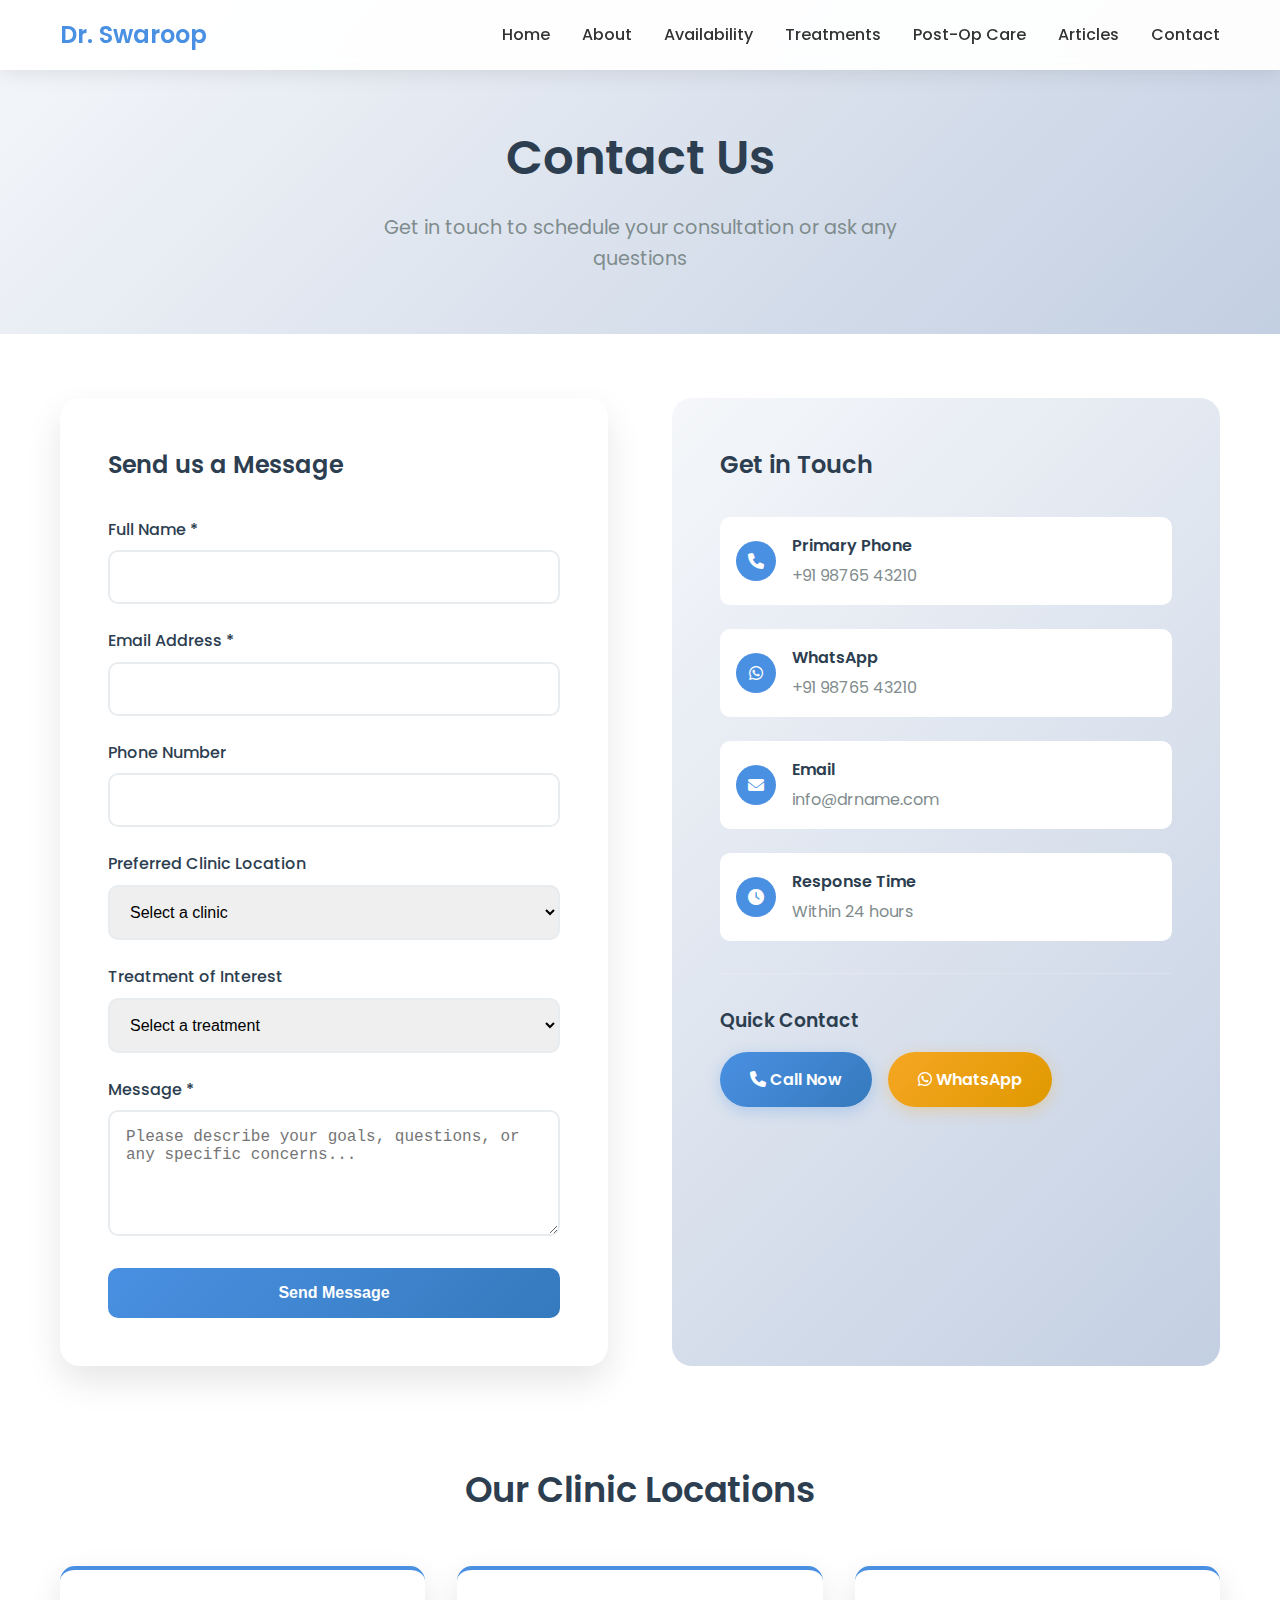
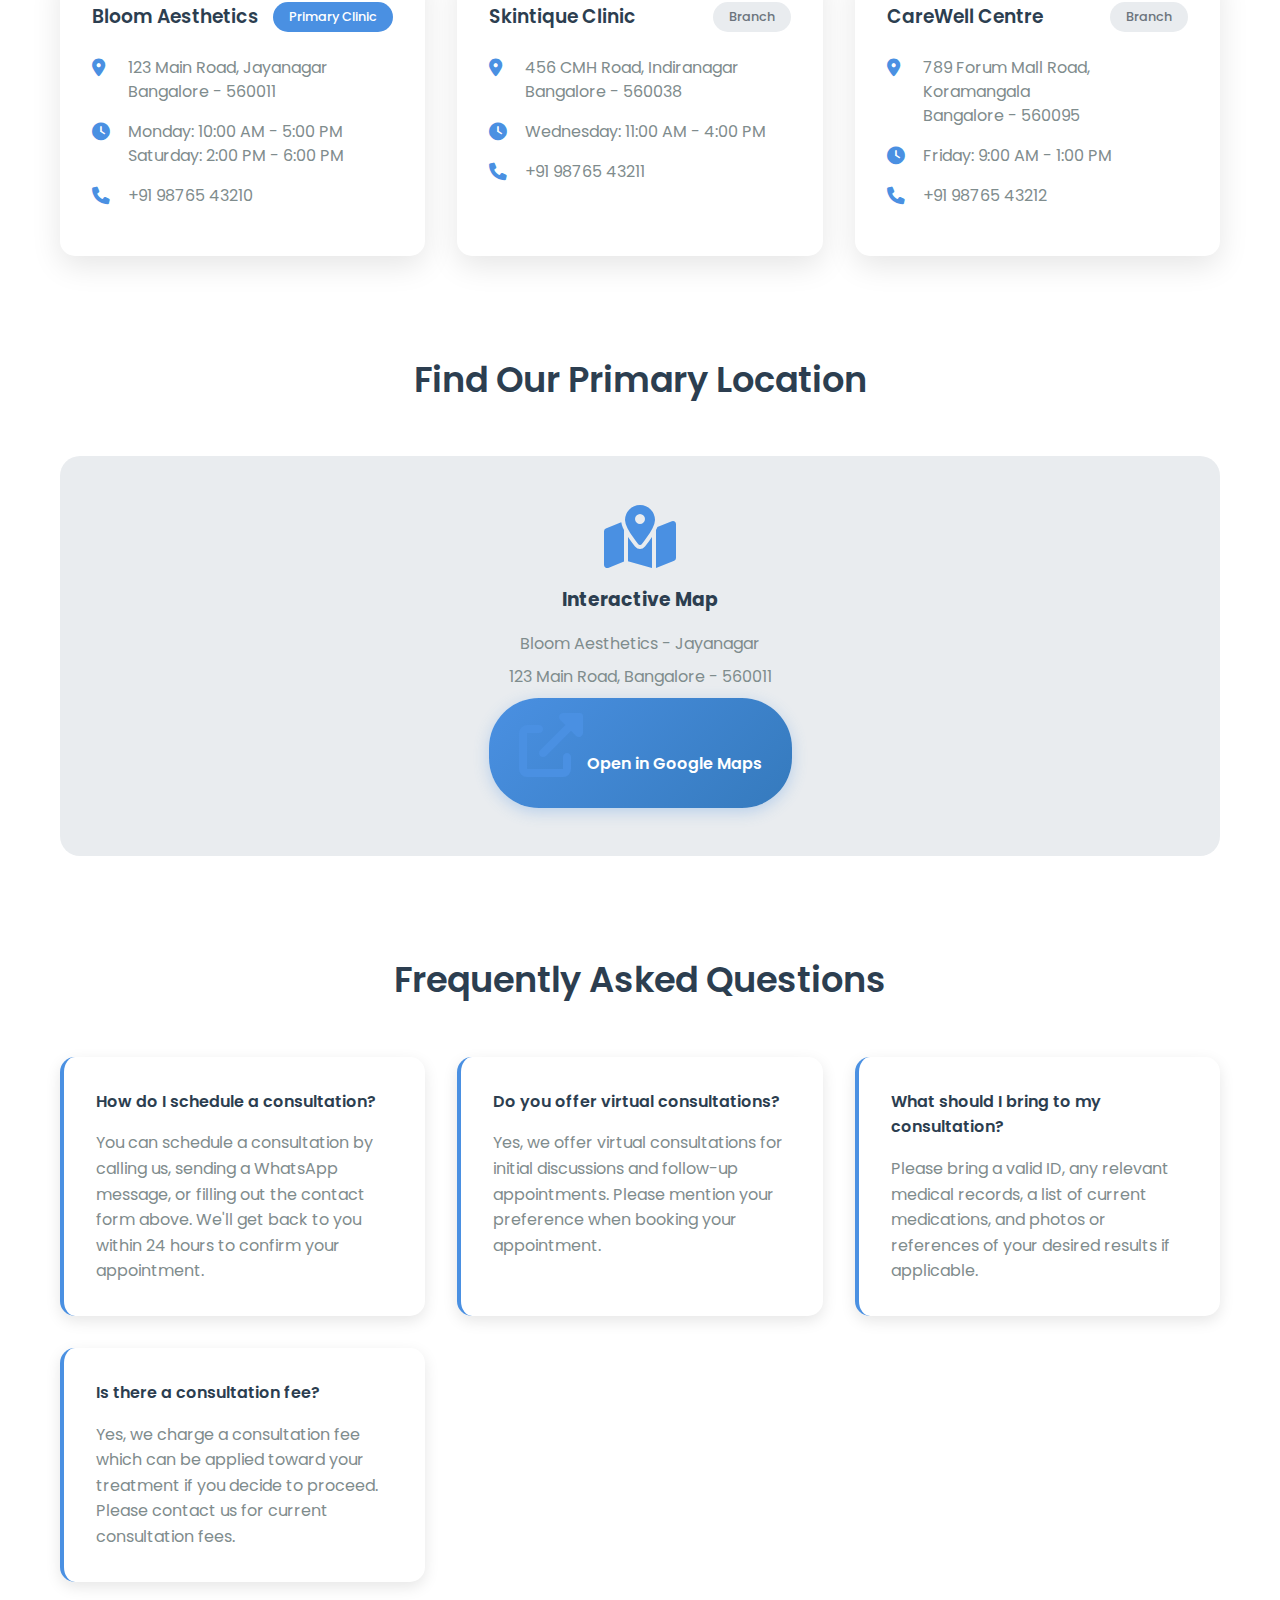
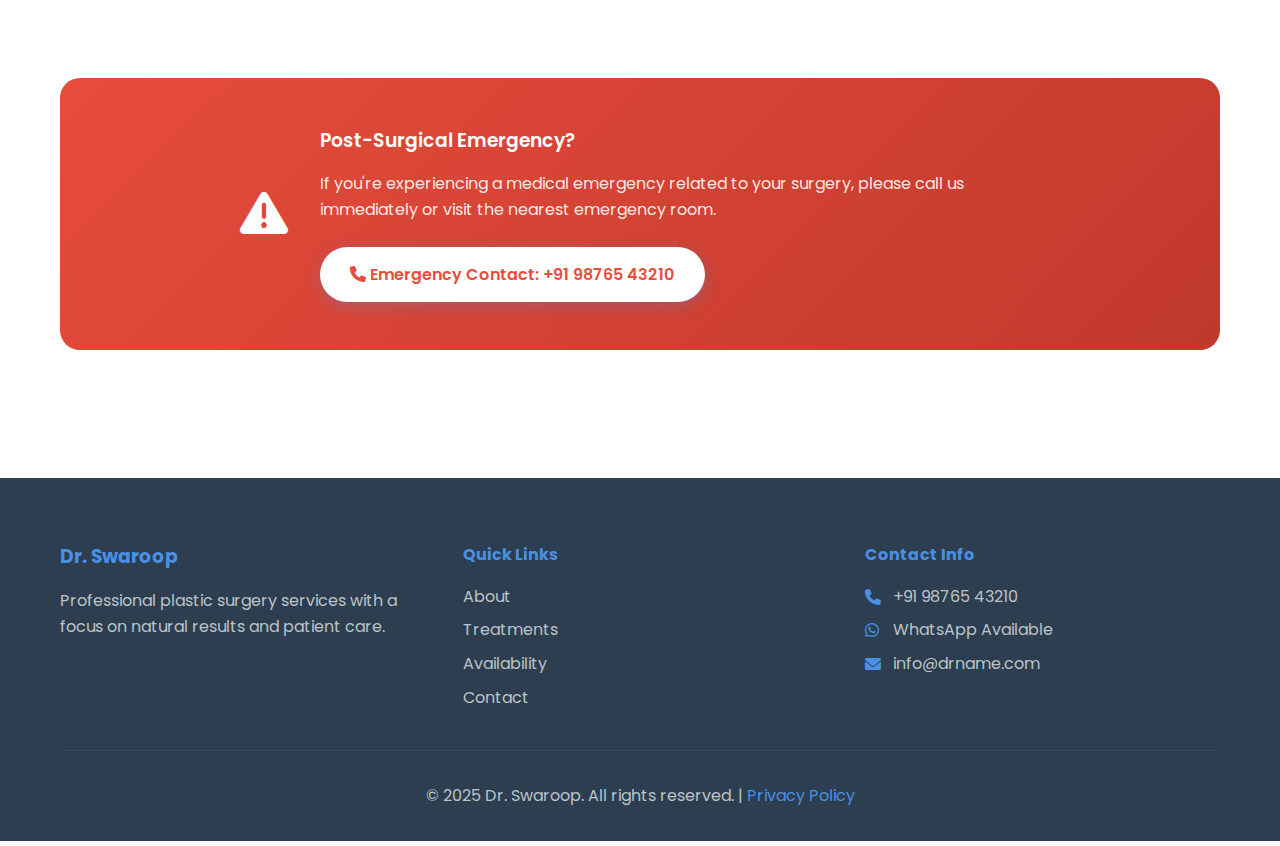
<file: contact.html>
<!DOCTYPE html>
<html lang="en">
<head>
    <meta charset="UTF-8">
    <meta name="viewport" content="width=device-width, initial-scale=1.0">
    <title>Contact Us - Dr. Swaroop</title>
    <link href="https://fonts.googleapis.com/css2?family=Poppins:wght@300;400;500;600;700&display=swap" rel="stylesheet">
    <link rel="stylesheet" href="styles.css">
    <link rel="stylesheet" href="https://cdnjs.cloudflare.com/ajax/libs/font-awesome/6.0.0/css/all.min.css">
</head>
<body>
    <!-- Navigation -->
    <nav class="navbar">
        <div class="nav-container">
            <div class="nav-logo">
                <h2>Dr. Swaroop</h2>
            </div>
            <div class="nav-menu" id="navMenu">
                <a href="index.html" class="nav-link">Home</a>
                <a href="about.html" class="nav-link">About</a>
                <a href="availability.html" class="nav-link">Availability</a>
                <a href="treatments.html" class="nav-link">Treatments</a>
                <a href="postop.html" class="nav-link">Post-Op Care</a>
                <a href="blog.html" class="nav-link">Articles</a>
                <a href="contact.html" class="nav-link active">Contact</a>
            </div>
            <div class="nav-toggle" id="navToggle">
                <span class="bar"></span>
                <span class="bar"></span>
                <span class="bar"></span>
            </div>
        </div>
    </nav>

    <!-- Page Header -->
    <section class="page-header">
        <div class="container">
            <h1>Contact Us</h1>
            <p>Get in touch to schedule your consultation or ask any questions</p>
        </div>
    </section>

    <!-- Contact Content -->
    <section class="page-content">
        <div class="container">
            <div class="contact-content">
                <!-- Contact Form -->
                <div class="contact-form">
                    <h2>Send us a Message</h2>
                    <form id="contactForm">
                        <div class="form-group">
                            <label for="name">Full Name *</label>
                            <input type="text" id="name" name="name" required>
                        </div>
                        <div class="form-group">
                            <label for="email">Email Address *</label>
                            <input type="email" id="email" name="email" required>
                        </div>
                        <div class="form-group">
                            <label for="phone">Phone Number</label>
                            <input type="tel" id="phone" name="phone">
                        </div>
                        <div class="form-group">
                            <label for="clinic">Preferred Clinic Location</label>
                            <select id="clinic" name="clinic">
                                <option value="">Select a clinic</option>
                                <option value="bloom-jayanagar">Bloom Aesthetics - Jayanagar</option>
                                <option value="skintique-indiranagar">Skintique Clinic - Indiranagar</option>
                                <option value="carewell-koramangala">CareWell Centre - Koramangala</option>
                            </select>
                        </div>
                        <div class="form-group">
                            <label for="treatment">Treatment of Interest</label>
                            <select id="treatment" name="treatment">
                                <option value="">Select a treatment</option>
                                <option value="rhinoplasty">Rhinoplasty</option>
                                <option value="facelift">Facelift</option>
                                <option value="breast-augmentation">Breast Augmentation</option>
                                <option value="liposuction">Liposuction</option>
                                <option value="tummy-tuck">Tummy Tuck</option>
                                <option value="bbl">Brazilian Butt Lift</option>
                                <option value="botox">Botox</option>
                                <option value="fillers">Dermal Fillers</option>
                                <option value="other">Other</option>
                            </select>
                        </div>
                        <div class="form-group">
                            <label for="message">Message *</label>
                            <textarea id="message" name="message" rows="5" placeholder="Please describe your goals, questions, or any specific concerns..." required></textarea>
                        </div>
                        <button type="submit" class="submit-btn">Send Message</button>
                    </form>
                </div>

                <!-- Contact Information -->
                <div class="contact-info-section">
                    <h2>Get in Touch</h2>
                    <div class="contact-item">
                        <i class="fas fa-phone"></i>
                        <div class="contact-item-content">
                            <h4>Primary Phone</h4>
                            <p>+91 98765 43210</p>
                        </div>
                    </div>
                    <div class="contact-item">
                        <i class="fab fa-whatsapp"></i>
                        <div class="contact-item-content">
                            <h4>WhatsApp</h4>
                            <p>+91 98765 43210</p>
                        </div>
                    </div>
                    <div class="contact-item">
                        <i class="fas fa-envelope"></i>
                        <div class="contact-item-content">
                            <h4>Email</h4>
                            <p>info@drname.com</p>
                        </div>
                    </div>
                    <div class="contact-item">
                        <i class="fas fa-clock"></i>
                        <div class="contact-item-content">
                            <h4>Response Time</h4>
                            <p>Within 24 hours</p>
                        </div>
                    </div>

                    <!-- Quick Contact Actions -->
                    <div class="quick-actions">
                        <h3>Quick Contact</h3>
                        <div class="action-buttons">
                            <a href="tel:+919876543210" class="btn btn-primary">
                                <i class="fas fa-phone"></i> Call Now
                            </a>
                            <a href="https://wa.me/919876543210" target="_blank" class="btn btn-secondary">
                                <i class="fab fa-whatsapp"></i> WhatsApp
                            </a>
                        </div>
                    </div>
                </div>
            </div>

            <!-- Clinic Locations -->
            <div class="clinic-locations-section">
                <h2 class="section-title">Our Clinic Locations</h2>
                <div class="locations-grid">
                    <div class="location-card">
                        <div class="location-header">
                            <h3>Bloom Aesthetics</h3>
                            <span class="location-badge primary">Primary Clinic</span>
                        </div>
                        <div class="location-details">
                            <div class="location-address">
                                <i class="fas fa-map-marker-alt"></i>
                                <p>123 Main Road, Jayanagar<br>Bangalore - 560011</p>
                            </div>
                            <div class="location-hours">
                                <i class="fas fa-clock"></i>
                                <p>Monday: 10:00 AM - 5:00 PM<br>Saturday: 2:00 PM - 6:00 PM</p>
                            </div>
                            <div class="location-contact">
                                <i class="fas fa-phone"></i>
                                <p>+91 98765 43210</p>
                            </div>
                        </div>
                    </div>

                    <div class="location-card">
                        <div class="location-header">
                            <h3>Skintique Clinic</h3>
                            <span class="location-badge">Branch</span>
                        </div>
                        <div class="location-details">
                            <div class="location-address">
                                <i class="fas fa-map-marker-alt"></i>
                                <p>456 CMH Road, Indiranagar<br>Bangalore - 560038</p>
                            </div>
                            <div class="location-hours">
                                <i class="fas fa-clock"></i>
                                <p>Wednesday: 11:00 AM - 4:00 PM</p>
                            </div>
                            <div class="location-contact">
                                <i class="fas fa-phone"></i>
                                <p>+91 98765 43211</p>
                            </div>
                        </div>
                    </div>

                    <div class="location-card">
                        <div class="location-header">
                            <h3>CareWell Centre</h3>
                            <span class="location-badge">Branch</span>
                        </div>
                        <div class="location-details">
                            <div class="location-address">
                                <i class="fas fa-map-marker-alt"></i>
                                <p>789 Forum Mall Road, Koramangala<br>Bangalore - 560095</p>
                            </div>
                            <div class="location-hours">
                                <i class="fas fa-clock"></i>
                                <p>Friday: 9:00 AM - 1:00 PM</p>
                            </div>
                            <div class="location-contact">
                                <i class="fas fa-phone"></i>
                                <p>+91 98765 43212</p>
                            </div>
                        </div>
                    </div>
                </div>
            </div>

            <!-- Map Section -->
            <div class="map-section">
                <h2 class="section-title">Find Our Primary Location</h2>
                <div class="map-container">
                    <div class="map-placeholder">
                        <i class="fas fa-map-marked-alt"></i>
                        <h3>Interactive Map</h3>
                        <p>Bloom Aesthetics - Jayanagar</p>
                        <p>123 Main Road, Bangalore - 560011</p>
                        <a href="https://maps.google.com" target="_blank" class="btn btn-primary">
                            <i class="fas fa-external-link-alt"></i> Open in Google Maps
                        </a>
                    </div>
                </div>
            </div>

            <!-- FAQ Section -->
            <div class="faq-section">
                <h2 class="section-title">Frequently Asked Questions</h2>
                <div class="faq-grid">
                    <div class="faq-item">
                        <h4>How do I schedule a consultation?</h4>
                        <p>You can schedule a consultation by calling us, sending a WhatsApp message, or filling out the contact form above. We'll get back to you within 24 hours to confirm your appointment.</p>
                    </div>
                    <div class="faq-item">
                        <h4>Do you offer virtual consultations?</h4>
                        <p>Yes, we offer virtual consultations for initial discussions and follow-up appointments. Please mention your preference when booking your appointment.</p>
                    </div>
                    <div class="faq-item">
                        <h4>What should I bring to my consultation?</h4>
                        <p>Please bring a valid ID, any relevant medical records, a list of current medications, and photos or references of your desired results if applicable.</p>
                    </div>
                    <div class="faq-item">
                        <h4>Is there a consultation fee?</h4>
                        <p>Yes, we charge a consultation fee which can be applied toward your treatment if you decide to proceed. Please contact us for current consultation fees.</p>
                    </div>
                </div>
            </div>

            <!-- Emergency Contact -->
            <div class="emergency-section">
                <div class="emergency-content">
                    <div class="emergency-icon">
                        <i class="fas fa-exclamation-triangle"></i>
                    </div>
                    <div class="emergency-text">
                        <h3>Post-Surgical Emergency?</h3>
                        <p>If you're experiencing a medical emergency related to your surgery, please call us immediately or visit the nearest emergency room.</p>
                        <a href="tel:+919876543210" class="btn btn-primary">
                            <i class="fas fa-phone"></i> Emergency Contact: +91 98765 43210
                        </a>
                    </div>
                </div>
            </div>
        </div>
    </section>

    <!-- Footer -->
    <footer class="footer">
        <div class="container">
            <div class="footer-content">
                <div class="footer-section">
                    <h3>Dr. Swaroop</h3>
                    <p>Professional plastic surgery services with a focus on natural results and patient care.</p>
                </div>
                <div class="footer-section">
                    <h4>Quick Links</h4>
                    <ul>
                        <li><a href="about.html">About</a></li>
                        <li><a href="treatments.html">Treatments</a></li>
                        <li><a href="availability.html">Availability</a></li>
                        <li><a href="contact.html">Contact</a></li>
                    </ul>
                </div>
                <div class="footer-section">
                    <h4>Contact Info</h4>
                    <div class="contact-info">
                        <p><i class="fas fa-phone"></i> +91 98765 43210</p>
                        <p><i class="fab fa-whatsapp"></i> WhatsApp Available</p>
                        <p><i class="fas fa-envelope"></i> info@drname.com</p>
                    </div>
                </div>
            </div>
            <div class="footer-bottom">
                <p>&copy; 2025 Dr. Swaroop. All rights reserved. | <a href="privacy.html">Privacy Policy</a></p>
            </div>
        </div>
    </footer>

    <script src="script.js"></script>
</body>
</html>
</file>
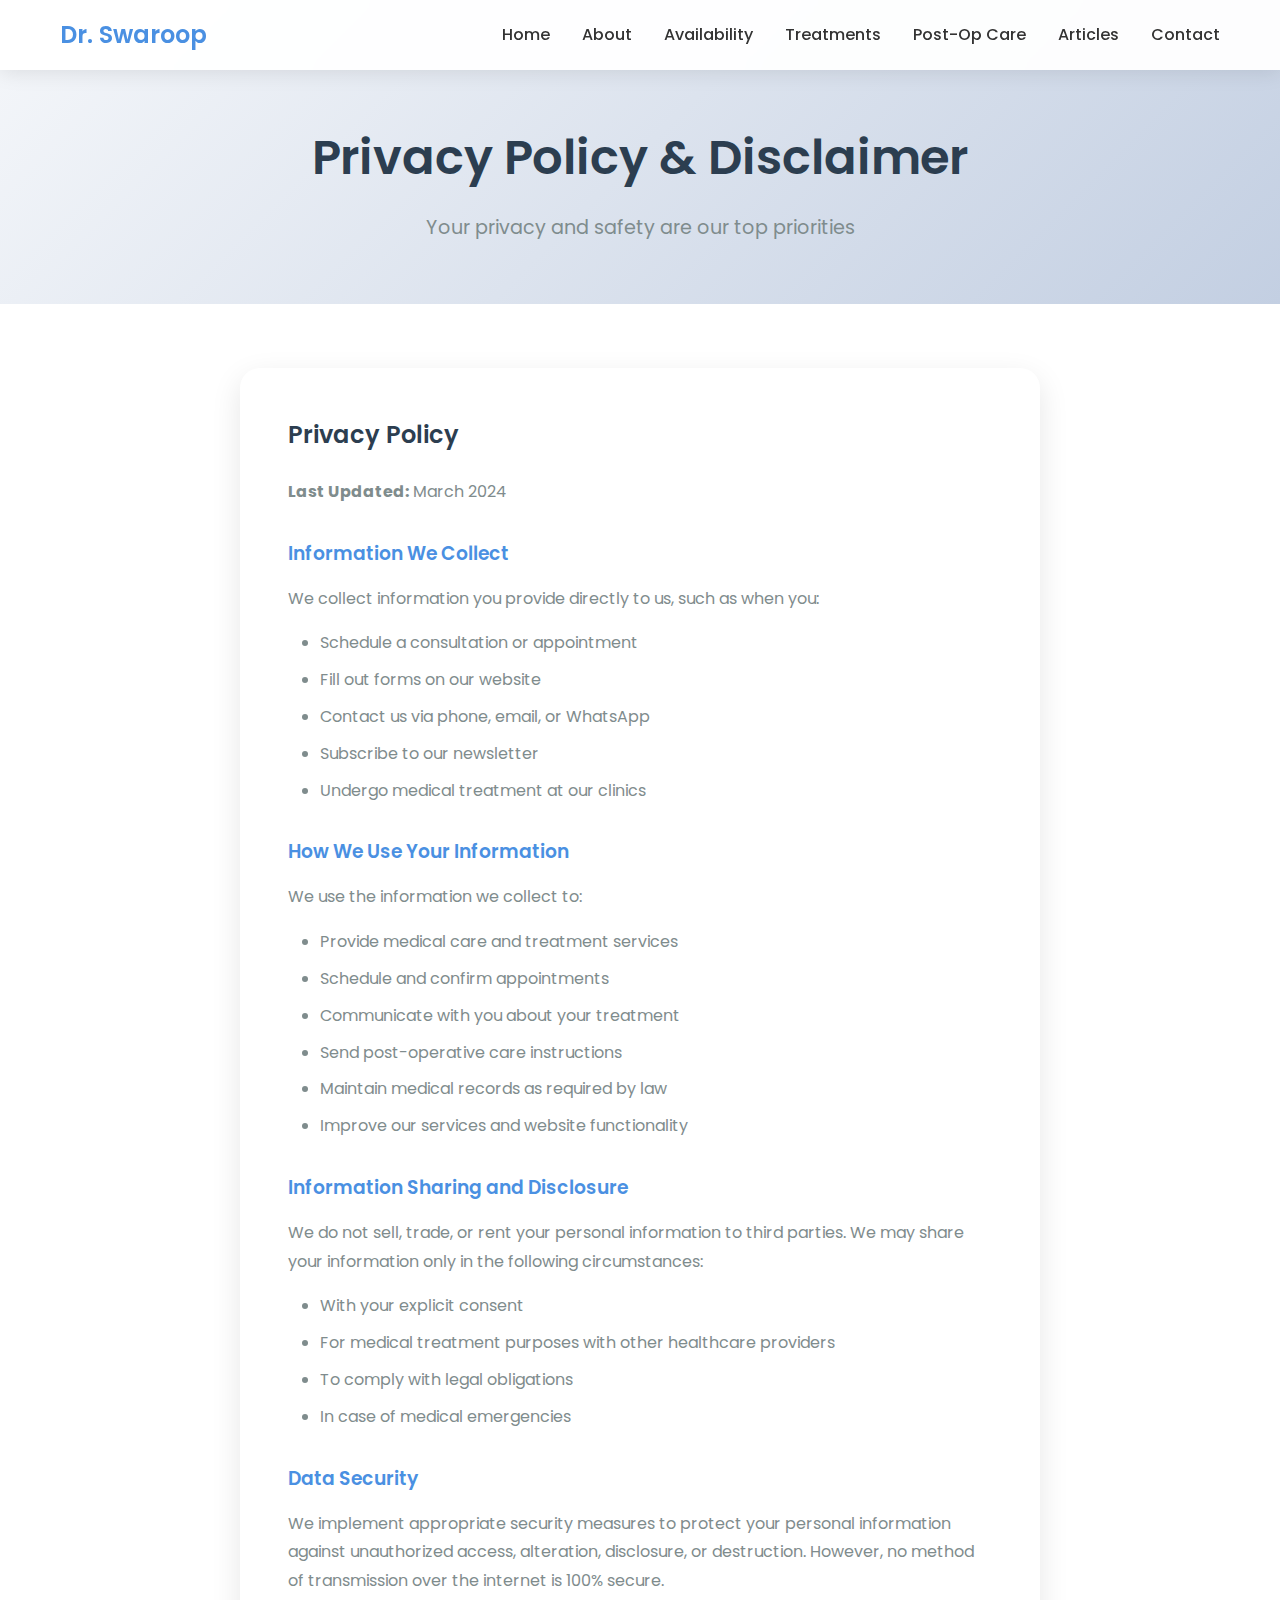
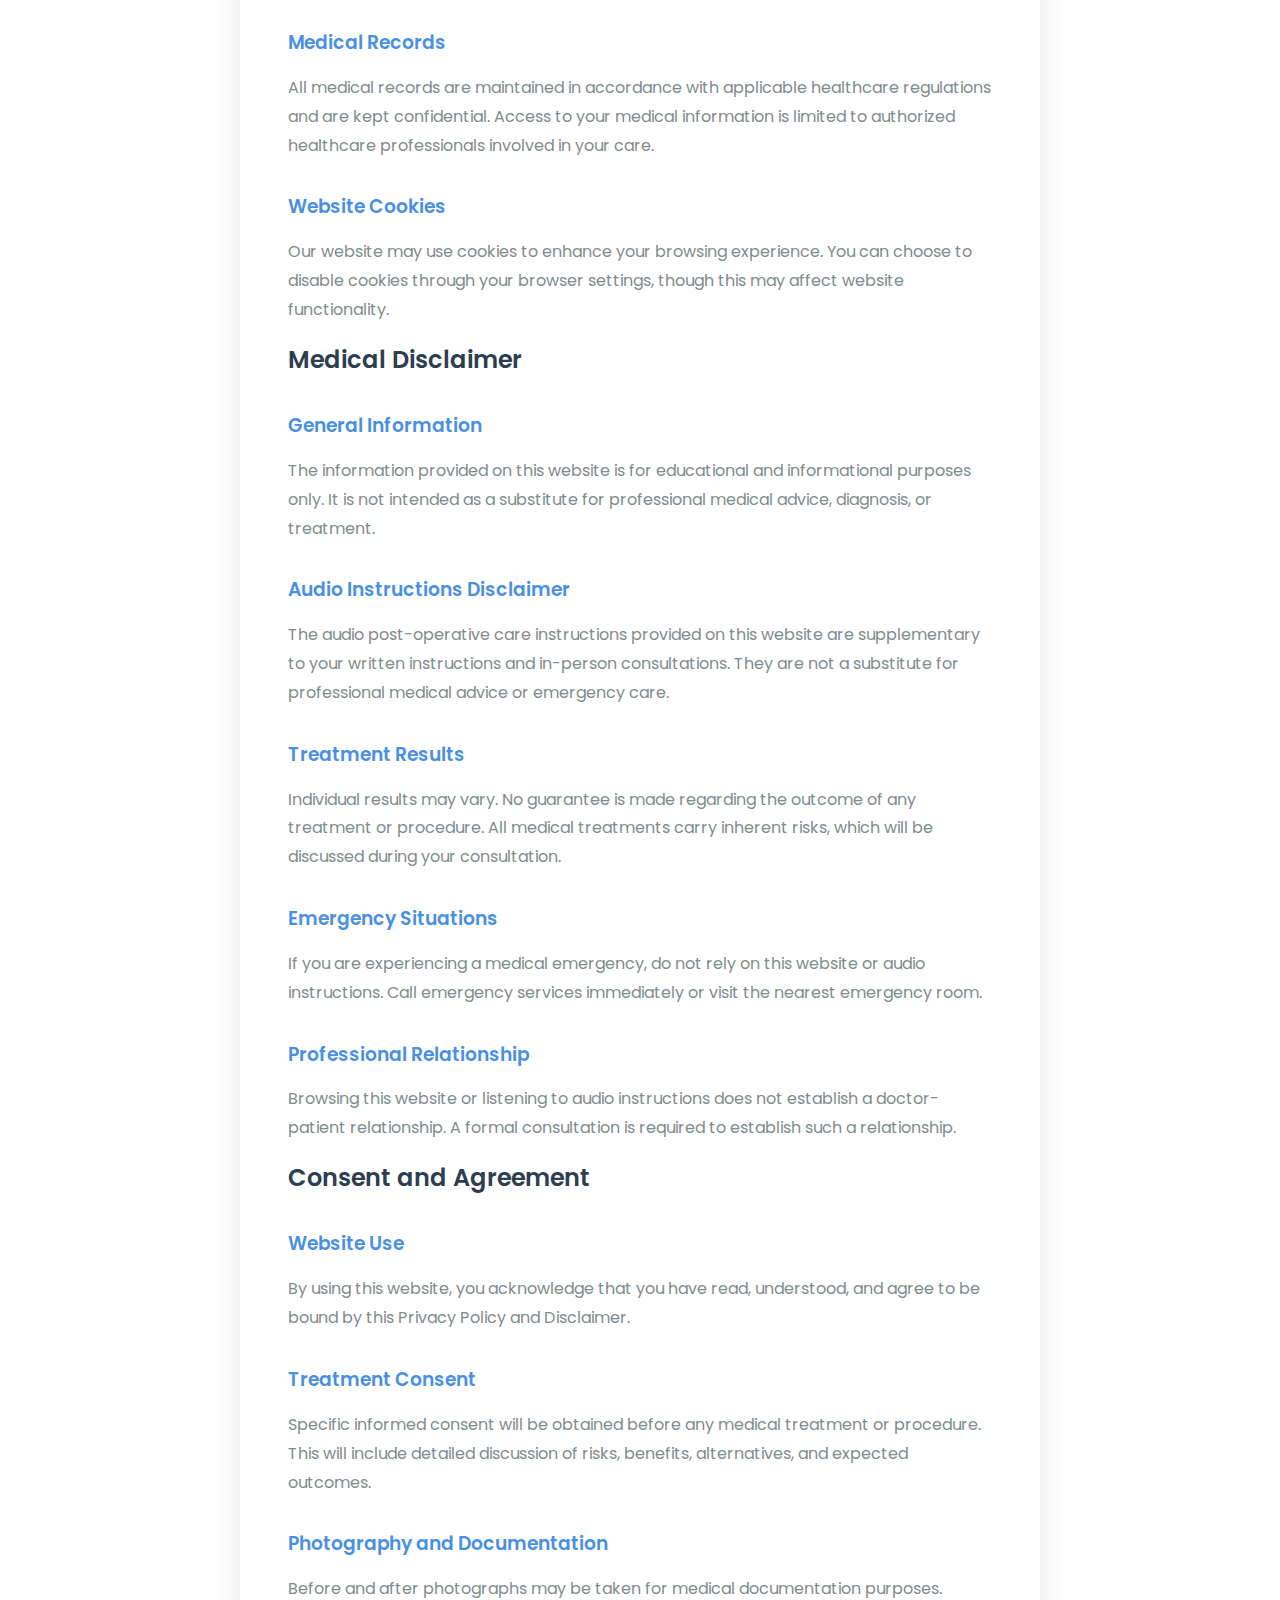
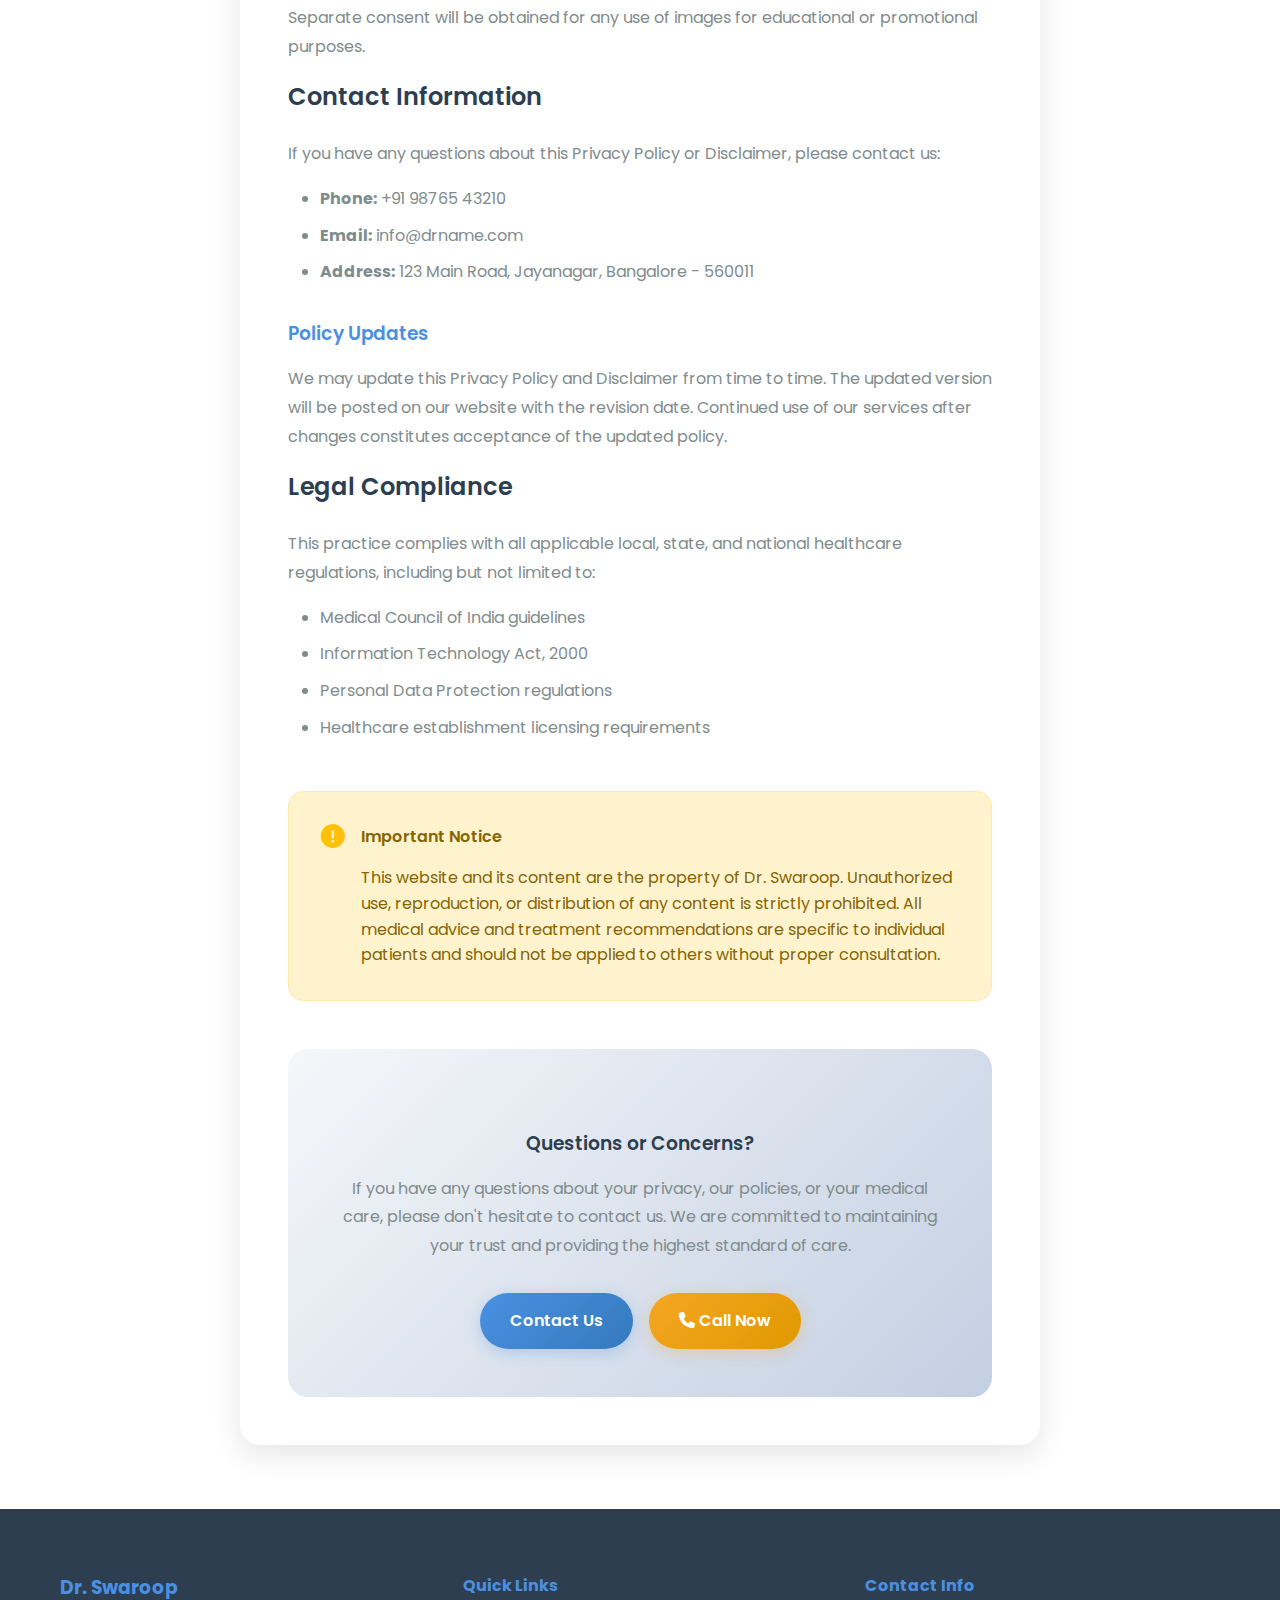
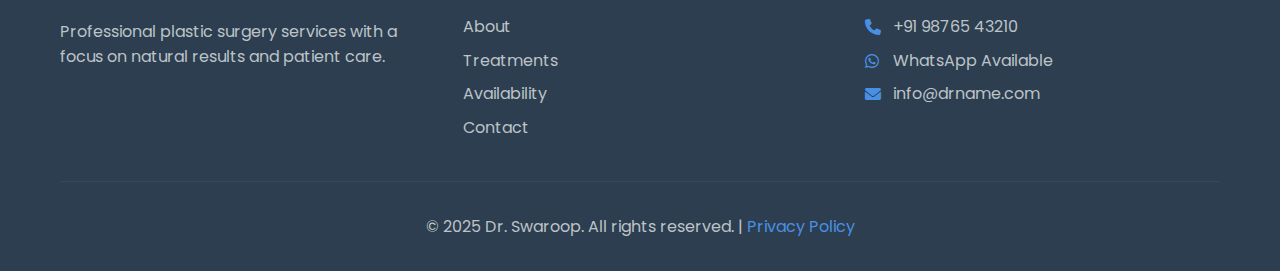
<file: privacy.html>
<!DOCTYPE html>
<html lang="en">
<head>
    <meta charset="UTF-8">
    <meta name="viewport" content="width=device-width, initial-scale=1.0">
    <title>Privacy Policy - Dr. Swaroop</title>
    <link href="https://fonts.googleapis.com/css2?family=Poppins:wght@300;400;500;600;700&display=swap" rel="stylesheet">
    <link rel="stylesheet" href="styles.css">
    <link rel="stylesheet" href="https://cdnjs.cloudflare.com/ajax/libs/font-awesome/6.0.0/css/all.min.css">
</head>
<body>
    <!-- Navigation -->
    <nav class="navbar">
        <div class="nav-container">
            <div class="nav-logo">
                <h2>Dr. Swaroop</h2>
            </div>
            <div class="nav-menu" id="navMenu">
                <a href="index.html" class="nav-link">Home</a>
                <a href="about.html" class="nav-link">About</a>
                <a href="availability.html" class="nav-link">Availability</a>
                <a href="treatments.html" class="nav-link">Treatments</a>
                <a href="postop.html" class="nav-link">Post-Op Care</a>
                <a href="blog.html" class="nav-link">Articles</a>
                <a href="contact.html" class="nav-link">Contact</a>
            </div>
            <div class="nav-toggle" id="navToggle">
                <span class="bar"></span>
                <span class="bar"></span>
                <span class="bar"></span>
            </div>
        </div>
    </nav>

    <!-- Page Header -->
    <section class="page-header">
        <div class="container">
            <h1>Privacy Policy & Disclaimer</h1>
            <p>Your privacy and safety are our top priorities</p>
        </div>
    </section>

    <!-- Privacy Content -->
    <section class="page-content">
        <div class="container">
            <div class="privacy-content">
                <h2>Privacy Policy</h2>
                <p><strong>Last Updated:</strong> March 2024</p>

                <h3>Information We Collect</h3>
                <p>We collect information you provide directly to us, such as when you:</p>
                <ul>
                    <li>Schedule a consultation or appointment</li>
                    <li>Fill out forms on our website</li>
                    <li>Contact us via phone, email, or WhatsApp</li>
                    <li>Subscribe to our newsletter</li>
                    <li>Undergo medical treatment at our clinics</li>
                </ul>

                <h3>How We Use Your Information</h3>
                <p>We use the information we collect to:</p>
                <ul>
                    <li>Provide medical care and treatment services</li>
                    <li>Schedule and confirm appointments</li>
                    <li>Communicate with you about your treatment</li>
                    <li>Send post-operative care instructions</li>
                    <li>Maintain medical records as required by law</li>
                    <li>Improve our services and website functionality</li>
                </ul>

                <h3>Information Sharing and Disclosure</h3>
                <p>We do not sell, trade, or rent your personal information to third parties. We may share your information only in the following circumstances:</p>
                <ul>
                    <li>With your explicit consent</li>
                    <li>For medical treatment purposes with other healthcare providers</li>
                    <li>To comply with legal obligations</li>
                    <li>In case of medical emergencies</li>
                </ul>

                <h3>Data Security</h3>
                <p>We implement appropriate security measures to protect your personal information against unauthorized access, alteration, disclosure, or destruction. However, no method of transmission over the internet is 100% secure.</p>

                <h3>Medical Records</h3>
                <p>All medical records are maintained in accordance with applicable healthcare regulations and are kept confidential. Access to your medical information is limited to authorized healthcare professionals involved in your care.</p>

                <h3>Website Cookies</h3>
                <p>Our website may use cookies to enhance your browsing experience. You can choose to disable cookies through your browser settings, though this may affect website functionality.</p>

                <h2>Medical Disclaimer</h2>

                <h3>General Information</h3>
                <p>The information provided on this website is for educational and informational purposes only. It is not intended as a substitute for professional medical advice, diagnosis, or treatment.</p>

                <h3>Audio Instructions Disclaimer</h3>
                <p>The audio post-operative care instructions provided on this website are supplementary to your written instructions and in-person consultations. They are not a substitute for professional medical advice or emergency care.</p>

                <h3>Treatment Results</h3>
                <p>Individual results may vary. No guarantee is made regarding the outcome of any treatment or procedure. All medical treatments carry inherent risks, which will be discussed during your consultation.</p>

                <h3>Emergency Situations</h3>
                <p>If you are experiencing a medical emergency, do not rely on this website or audio instructions. Call emergency services immediately or visit the nearest emergency room.</p>

                <h3>Professional Relationship</h3>
                <p>Browsing this website or listening to audio instructions does not establish a doctor-patient relationship. A formal consultation is required to establish such a relationship.</p>

                <h2>Consent and Agreement</h2>

                <h3>Website Use</h3>
                <p>By using this website, you acknowledge that you have read, understood, and agree to be bound by this Privacy Policy and Disclaimer.</p>

                <h3>Treatment Consent</h3>
                <p>Specific informed consent will be obtained before any medical treatment or procedure. This will include detailed discussion of risks, benefits, alternatives, and expected outcomes.</p>

                <h3>Photography and Documentation</h3>
                <p>Before and after photographs may be taken for medical documentation purposes. Separate consent will be obtained for any use of images for educational or promotional purposes.</p>

                <h2>Contact Information</h2>
                <p>If you have any questions about this Privacy Policy or Disclaimer, please contact us:</p>
                <ul>
                    <li><strong>Phone:</strong> +91 98765 43210</li>
                    <li><strong>Email:</strong> info@drname.com</li>
                    <li><strong>Address:</strong> 123 Main Road, Jayanagar, Bangalore - 560011</li>
                </ul>

                <h3>Policy Updates</h3>
                <p>We may update this Privacy Policy and Disclaimer from time to time. The updated version will be posted on our website with the revision date. Continued use of our services after changes constitutes acceptance of the updated policy.</p>

                <h2>Legal Compliance</h2>
                <p>This practice complies with all applicable local, state, and national healthcare regulations, including but not limited to:</p>
                <ul>
                    <li>Medical Council of India guidelines</li>
                    <li>Information Technology Act, 2000</li>
                    <li>Personal Data Protection regulations</li>
                    <li>Healthcare establishment licensing requirements</li>
                </ul>

                <div class="important-notice">
                    <div class="notice-icon">
                        <i class="fas fa-exclamation-circle"></i>
                    </div>
                    <div class="notice-content">
                        <h4>Important Notice</h4>
                        <p>This website and its content are the property of Dr. Swaroop. Unauthorized use, reproduction, or distribution of any content is strictly prohibited. All medical advice and treatment recommendations are specific to individual patients and should not be applied to others without proper consultation.</p>
                    </div>
                </div>

                <div class="contact-section">
                    <h3>Questions or Concerns?</h3>
                    <p>If you have any questions about your privacy, our policies, or your medical care, please don't hesitate to contact us. We are committed to maintaining your trust and providing the highest standard of care.</p>
                    <div class="contact-buttons">
                        <a href="contact.html" class="btn btn-primary">Contact Us</a>
                        <a href="tel:+919876543210" class="btn btn-secondary">
                            <i class="fas fa-phone"></i> Call Now
                        </a>
                    </div>
                </div>
            </div>
        </div>
    </section>

    <!-- Footer -->
    <footer class="footer">
        <div class="container">
            <div class="footer-content">
                <div class="footer-section">
                    <h3>Dr. Swaroop</h3>
                    <p>Professional plastic surgery services with a focus on natural results and patient care.</p>
                </div>
                <div class="footer-section">
                    <h4>Quick Links</h4>
                    <ul>
                        <li><a href="about.html">About</a></li>
                        <li><a href="treatments.html">Treatments</a></li>
                        <li><a href="availability.html">Availability</a></li>
                        <li><a href="contact.html">Contact</a></li>
                    </ul>
                </div>
                <div class="footer-section">
                    <h4>Contact Info</h4>
                    <div class="contact-info">
                        <p><i class="fas fa-phone"></i> +91 98765 43210</p>
                        <p><i class="fab fa-whatsapp"></i> WhatsApp Available</p>
                        <p><i class="fas fa-envelope"></i> info@drname.com</p>
                    </div>
                </div>
            </div>
            <div class="footer-bottom">
                <p>&copy; 2025 Dr. Swaroop. All rights reserved. | <a href="privacy.html">Privacy Policy</a></p>
            </div>
        </div>
    </footer>

    <script src="script.js"></script>
</body>
</html>
</file>
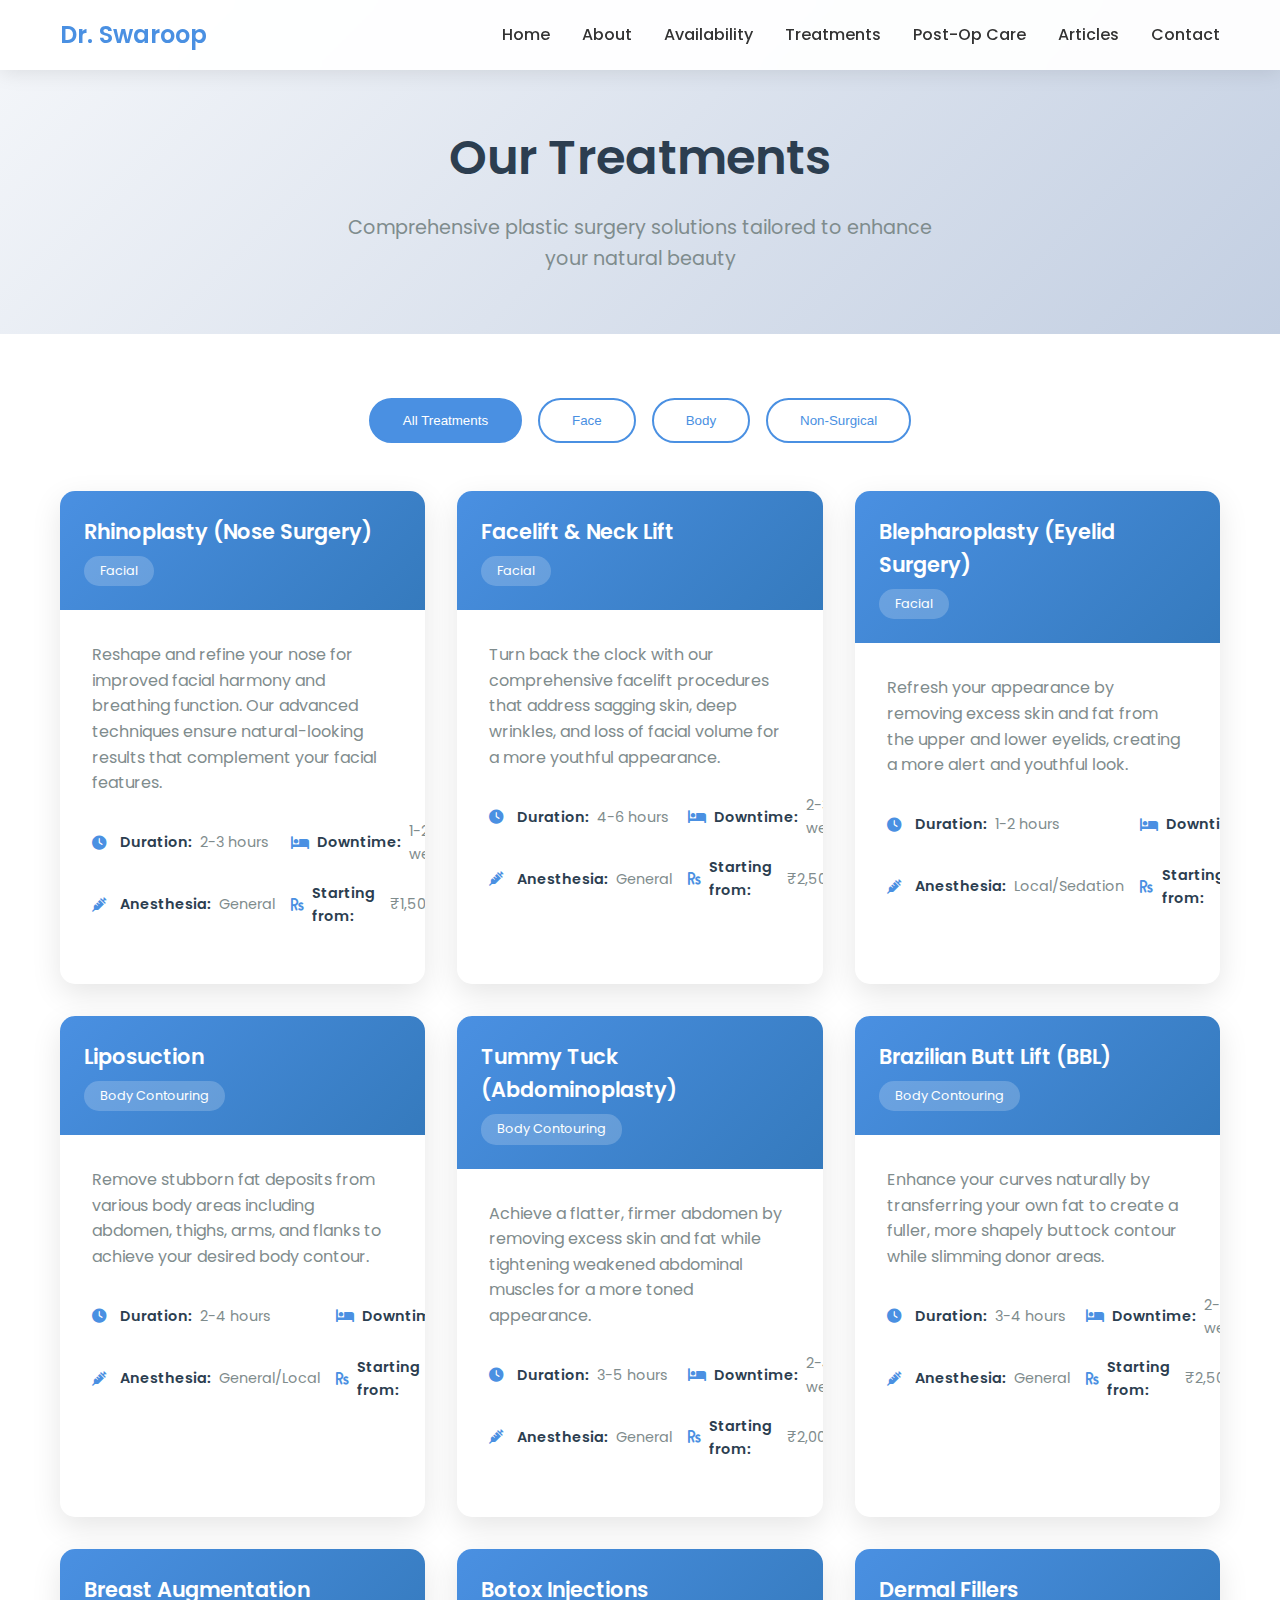
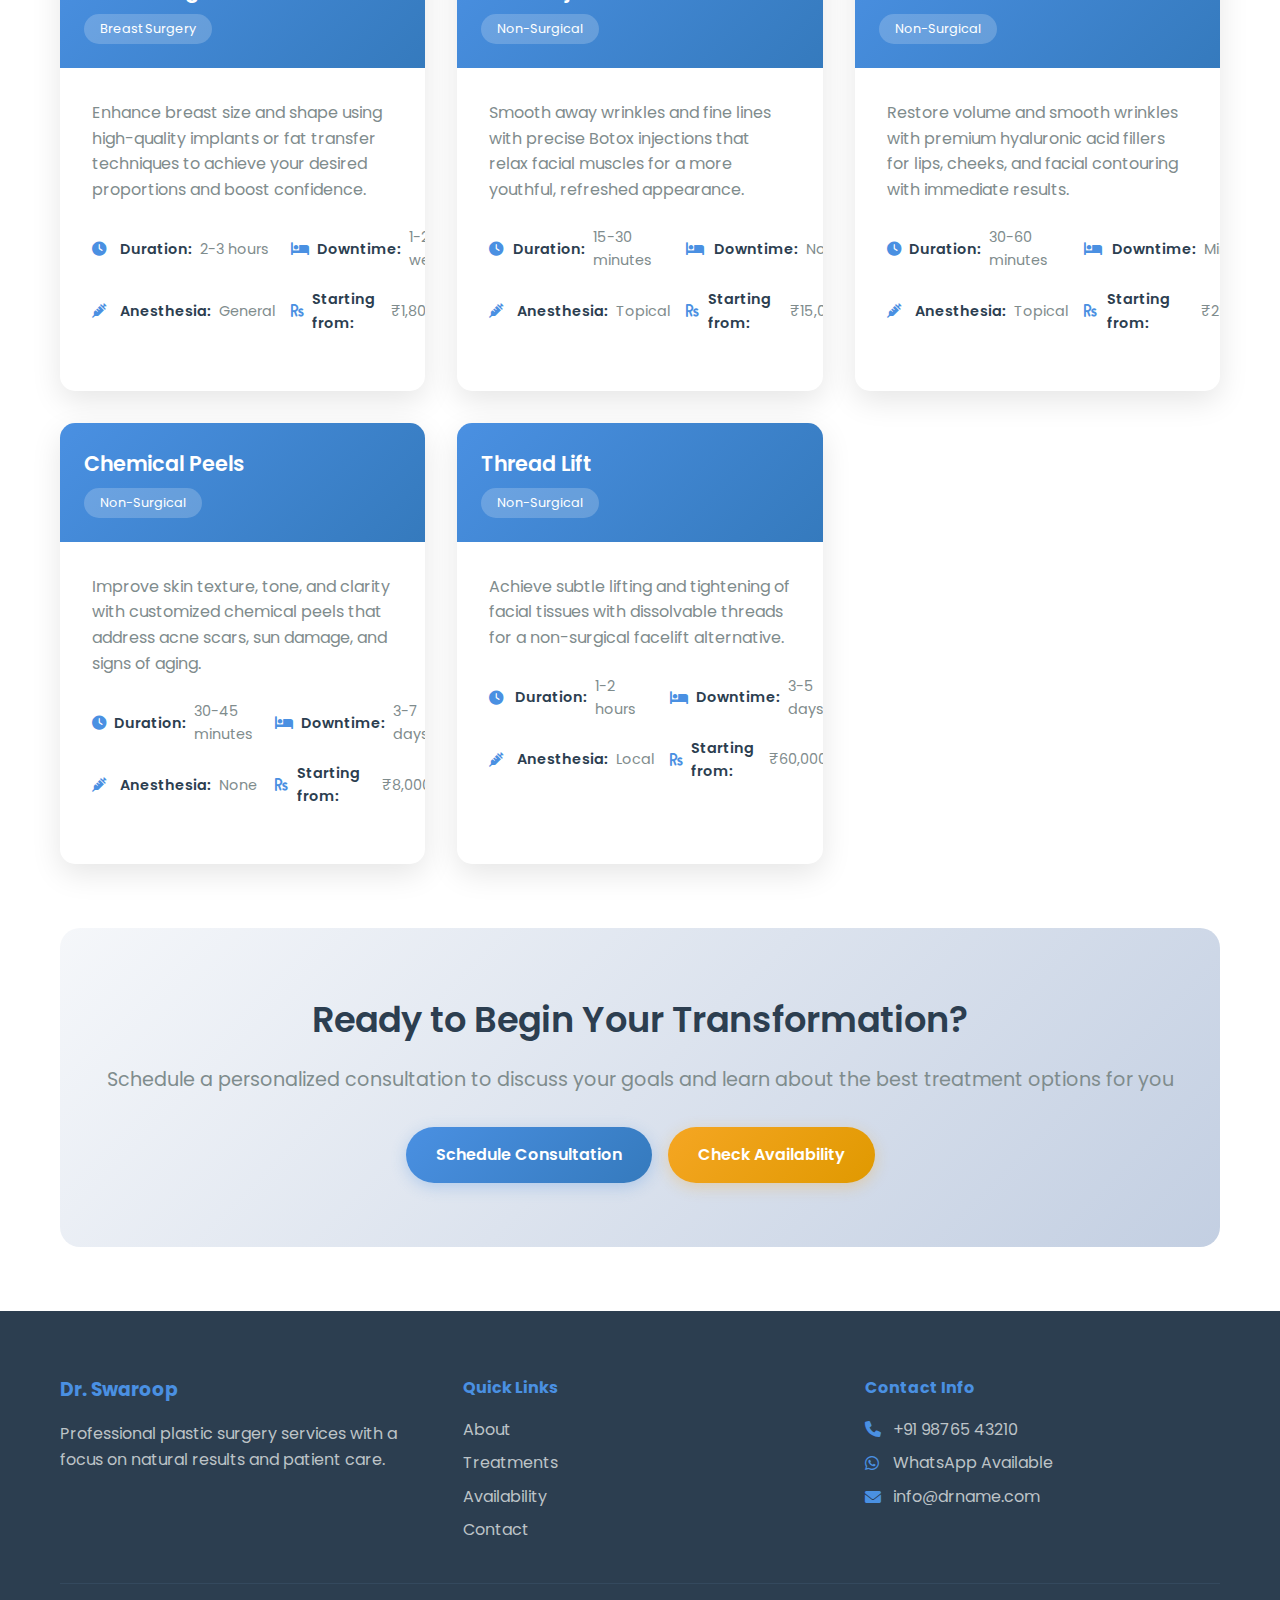
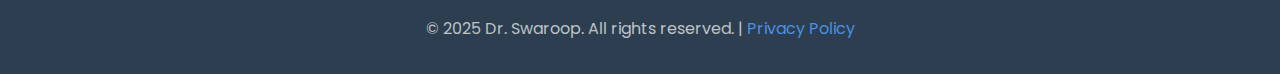
<file: treatments.html>
<!DOCTYPE html>
<html lang="en">
<head>
    <meta charset="UTF-8">
    <meta name="viewport" content="width=device-width, initial-scale=1.0">
    <title>Treatments - Dr. Swaroop</title>
    <link href="https://fonts.googleapis.com/css2?family=Poppins:wght@300;400;500;600;700&display=swap" rel="stylesheet">
    <link rel="stylesheet" href="styles.css">
    <link rel="stylesheet" href="https://cdnjs.cloudflare.com/ajax/libs/font-awesome/6.0.0/css/all.min.css">
</head>
<body>
    <!-- Navigation -->
    <nav class="navbar">
        <div class="nav-container">
            <div class="nav-logo">
                <h2>Dr. Swaroop</h2>
            </div>
            <div class="nav-menu" id="navMenu">
                <a href="index.html" class="nav-link">Home</a>
                <a href="about.html" class="nav-link">About</a>
                <a href="availability.html" class="nav-link">Availability</a>
                <a href="treatments.html" class="nav-link active">Treatments</a>
                <a href="postop.html" class="nav-link">Post-Op Care</a>
                <a href="blog.html" class="nav-link">Articles</a>
                <a href="contact.html" class="nav-link">Contact</a>
            </div>
            <div class="nav-toggle" id="navToggle">
                <span class="bar"></span>
                <span class="bar"></span>
                <span class="bar"></span>
            </div>
        </div>
    </nav>

    <!-- Page Header -->
    <section class="page-header">
        <div class="container">
            <h1>Our Treatments</h1>
            <p>Comprehensive plastic surgery solutions tailored to enhance your natural beauty</p>
        </div>
    </section>

    <!-- Treatments Content -->
    <section class="page-content">
        <div class="container">
            <!-- Filter Buttons -->
            <div class="filter-buttons">
                <button class="filter-btn active" data-filter="all">All Treatments</button>
                <button class="filter-btn" data-filter="face">Face</button>
                <button class="filter-btn" data-filter="body">Body</button>
                <button class="filter-btn" data-filter="non-surgical">Non-Surgical</button>
            </div>

            <!-- Treatments Grid -->
            <div class="treatments-grid">
                <!-- Face Treatments -->
                <div class="treatment-card" data-category="face">
                    <div class="treatment-header">
                        <h3>Rhinoplasty (Nose Surgery)</h3>
                        <span class="treatment-category-tag">Facial</span>
                    </div>
                    <div class="treatment-body">
                        <p>Reshape and refine your nose for improved facial harmony and breathing function. Our advanced techniques ensure natural-looking results that complement your facial features.</p>
                        <div class="treatment-details">
                            <div class="detail-item">
                                <i class="fas fa-clock"></i>
                                <span class="detail-label">Duration:</span>
                                <span class="detail-value">2-3 hours</span>
                            </div>
                            <div class="detail-item">
                                <i class="fas fa-bed"></i>
                                <span class="detail-label">Downtime:</span>
                                <span class="detail-value">1-2 weeks</span>
                            </div>
                            <div class="detail-item">
                                <i class="fas fa-syringe"></i>
                                <span class="detail-label">Anesthesia:</span>
                                <span class="detail-value">General</span>
                            </div>
                            <div class="detail-item">
                                <i class="fas fa-rupee-sign"></i>
                                <span class="detail-label">Starting from:</span>
                                <span class="detail-value">₹1,50,000</span>
                            </div>
                        </div>
                    </div>
                </div>

                <div class="treatment-card" data-category="face">
                    <div class="treatment-header">
                        <h3>Facelift & Neck Lift</h3>
                        <span class="treatment-category-tag">Facial</span>
                    </div>
                    <div class="treatment-body">
                        <p>Turn back the clock with our comprehensive facelift procedures that address sagging skin, deep wrinkles, and loss of facial volume for a more youthful appearance.</p>
                        <div class="treatment-details">
                            <div class="detail-item">
                                <i class="fas fa-clock"></i>
                                <span class="detail-label">Duration:</span>
                                <span class="detail-value">4-6 hours</span>
                            </div>
                            <div class="detail-item">
                                <i class="fas fa-bed"></i>
                                <span class="detail-label">Downtime:</span>
                                <span class="detail-value">2-3 weeks</span>
                            </div>
                            <div class="detail-item">
                                <i class="fas fa-syringe"></i>
                                <span class="detail-label">Anesthesia:</span>
                                <span class="detail-value">General</span>
                            </div>
                            <div class="detail-item">
                                <i class="fas fa-rupee-sign"></i>
                                <span class="detail-label">Starting from:</span>
                                <span class="detail-value">₹2,50,000</span>
                            </div>
                        </div>
                    </div>
                </div>

                <div class="treatment-card" data-category="face">
                    <div class="treatment-header">
                        <h3>Blepharoplasty (Eyelid Surgery)</h3>
                        <span class="treatment-category-tag">Facial</span>
                    </div>
                    <div class="treatment-body">
                        <p>Refresh your appearance by removing excess skin and fat from the upper and lower eyelids, creating a more alert and youthful look.</p>
                        <div class="treatment-details">
                            <div class="detail-item">
                                <i class="fas fa-clock"></i>
                                <span class="detail-label">Duration:</span>
                                <span class="detail-value">1-2 hours</span>
                            </div>
                            <div class="detail-item">
                                <i class="fas fa-bed"></i>
                                <span class="detail-label">Downtime:</span>
                                <span class="detail-value">1-2 weeks</span>
                            </div>
                            <div class="detail-item">
                                <i class="fas fa-syringe"></i>
                                <span class="detail-label">Anesthesia:</span>
                                <span class="detail-value">Local/Sedation</span>
                            </div>
                            <div class="detail-item">
                                <i class="fas fa-rupee-sign"></i>
                                <span class="detail-label">Starting from:</span>
                                <span class="detail-value">₹80,000</span>
                            </div>
                        </div>
                    </div>
                </div>

                <!-- Body Treatments -->
                <div class="treatment-card" data-category="body">
                    <div class="treatment-header">
                        <h3>Liposuction</h3>
                        <span class="treatment-category-tag">Body Contouring</span>
                    </div>
                    <div class="treatment-body">
                        <p>Remove stubborn fat deposits from various body areas including abdomen, thighs, arms, and flanks to achieve your desired body contour.</p>
                        <div class="treatment-details">
                            <div class="detail-item">
                                <i class="fas fa-clock"></i>
                                <span class="detail-label">Duration:</span>
                                <span class="detail-value">2-4 hours</span>
                            </div>
                            <div class="detail-item">
                                <i class="fas fa-bed"></i>
                                <span class="detail-label">Downtime:</span>
                                <span class="detail-value">1-2 weeks</span>
                            </div>
                            <div class="detail-item">
                                <i class="fas fa-syringe"></i>
                                <span class="detail-label">Anesthesia:</span>
                                <span class="detail-value">General/Local</span>
                            </div>
                            <div class="detail-item">
                                <i class="fas fa-rupee-sign"></i>
                                <span class="detail-label">Starting from:</span>
                                <span class="detail-value">₹1,20,000</span>
                            </div>
                        </div>
                    </div>
                </div>

                <div class="treatment-card" data-category="body">
                    <div class="treatment-header">
                        <h3>Tummy Tuck (Abdominoplasty)</h3>
                        <span class="treatment-category-tag">Body Contouring</span>
                    </div>
                    <div class="treatment-body">
                        <p>Achieve a flatter, firmer abdomen by removing excess skin and fat while tightening weakened abdominal muscles for a more toned appearance.</p>
                        <div class="treatment-details">
                            <div class="detail-item">
                                <i class="fas fa-clock"></i>
                                <span class="detail-label">Duration:</span>
                                <span class="detail-value">3-5 hours</span>
                            </div>
                            <div class="detail-item">
                                <i class="fas fa-bed"></i>
                                <span class="detail-label">Downtime:</span>
                                <span class="detail-value">2-4 weeks</span>
                            </div>
                            <div class="detail-item">
                                <i class="fas fa-syringe"></i>
                                <span class="detail-label">Anesthesia:</span>
                                <span class="detail-value">General</span>
                            </div>
                            <div class="detail-item">
                                <i class="fas fa-rupee-sign"></i>
                                <span class="detail-label">Starting from:</span>
                                <span class="detail-value">₹2,00,000</span>
                            </div>
                        </div>
                    </div>
                </div>

                <div class="treatment-card" data-category="body">
                    <div class="treatment-header">
                        <h3>Brazilian Butt Lift (BBL)</h3>
                        <span class="treatment-category-tag">Body Contouring</span>
                    </div>
                    <div class="treatment-body">
                        <p>Enhance your curves naturally by transferring your own fat to create a fuller, more shapely buttock contour while slimming donor areas.</p>
                        <div class="treatment-details">
                            <div class="detail-item">
                                <i class="fas fa-clock"></i>
                                <span class="detail-label">Duration:</span>
                                <span class="detail-value">3-4 hours</span>
                            </div>
                            <div class="detail-item">
                                <i class="fas fa-bed"></i>
                                <span class="detail-label">Downtime:</span>
                                <span class="detail-value">2-3 weeks</span>
                            </div>
                            <div class="detail-item">
                                <i class="fas fa-syringe"></i>
                                <span class="detail-label">Anesthesia:</span>
                                <span class="detail-value">General</span>
                            </div>
                            <div class="detail-item">
                                <i class="fas fa-rupee-sign"></i>
                                <span class="detail-label">Starting from:</span>
                                <span class="detail-value">₹2,50,000</span>
                            </div>
                        </div>
                    </div>
                </div>

                <div class="treatment-card" data-category="body">
                    <div class="treatment-header">
                        <h3>Breast Augmentation</h3>
                        <span class="treatment-category-tag">Breast Surgery</span>
                    </div>
                    <div class="treatment-body">
                        <p>Enhance breast size and shape using high-quality implants or fat transfer techniques to achieve your desired proportions and boost confidence.</p>
                        <div class="treatment-details">
                            <div class="detail-item">
                                <i class="fas fa-clock"></i>
                                <span class="detail-label">Duration:</span>
                                <span class="detail-value">2-3 hours</span>
                            </div>
                            <div class="detail-item">
                                <i class="fas fa-bed"></i>
                                <span class="detail-label">Downtime:</span>
                                <span class="detail-value">1-2 weeks</span>
                            </div>
                            <div class="detail-item">
                                <i class="fas fa-syringe"></i>
                                <span class="detail-label">Anesthesia:</span>
                                <span class="detail-value">General</span>
                            </div>
                            <div class="detail-item">
                                <i class="fas fa-rupee-sign"></i>
                                <span class="detail-label">Starting from:</span>
                                <span class="detail-value">₹1,80,000</span>
                            </div>
                        </div>
                    </div>
                </div>

                <!-- Non-Surgical Treatments -->
                <div class="treatment-card" data-category="non-surgical">
                    <div class="treatment-header">
                        <h3>Botox Injections</h3>
                        <span class="treatment-category-tag">Non-Surgical</span>
                    </div>
                    <div class="treatment-body">
                        <p>Smooth away wrinkles and fine lines with precise Botox injections that relax facial muscles for a more youthful, refreshed appearance.</p>
                        <div class="treatment-details">
                            <div class="detail-item">
                                <i class="fas fa-clock"></i>
                                <span class="detail-label">Duration:</span>
                                <span class="detail-value">15-30 minutes</span>
                            </div>
                            <div class="detail-item">
                                <i class="fas fa-bed"></i>
                                <span class="detail-label">Downtime:</span>
                                <span class="detail-value">None</span>
                            </div>
                            <div class="detail-item">
                                <i class="fas fa-syringe"></i>
                                <span class="detail-label">Anesthesia:</span>
                                <span class="detail-value">Topical</span>
                            </div>
                            <div class="detail-item">
                                <i class="fas fa-rupee-sign"></i>
                                <span class="detail-label">Starting from:</span>
                                <span class="detail-value">₹15,000</span>
                            </div>
                        </div>
                    </div>
                </div>

                <div class="treatment-card" data-category="non-surgical">
                    <div class="treatment-header">
                        <h3>Dermal Fillers</h3>
                        <span class="treatment-category-tag">Non-Surgical</span>
                    </div>
                    <div class="treatment-body">
                        <p>Restore volume and smooth wrinkles with premium hyaluronic acid fillers for lips, cheeks, and facial contouring with immediate results.</p>
                        <div class="treatment-details">
                            <div class="detail-item">
                                <i class="fas fa-clock"></i>
                                <span class="detail-label">Duration:</span>
                                <span class="detail-value">30-60 minutes</span>
                            </div>
                            <div class="detail-item">
                                <i class="fas fa-bed"></i>
                                <span class="detail-label">Downtime:</span>
                                <span class="detail-value">Minimal</span>
                            </div>
                            <div class="detail-item">
                                <i class="fas fa-syringe"></i>
                                <span class="detail-label">Anesthesia:</span>
                                <span class="detail-value">Topical</span>
                            </div>
                            <div class="detail-item">
                                <i class="fas fa-rupee-sign"></i>
                                <span class="detail-label">Starting from:</span>
                                <span class="detail-value">₹25,000</span>
                            </div>
                        </div>
                    </div>
                </div>

                <div class="treatment-card" data-category="non-surgical">
                    <div class="treatment-header">
                        <h3>Chemical Peels</h3>
                        <span class="treatment-category-tag">Non-Surgical</span>
                    </div>
                    <div class="treatment-body">
                        <p>Improve skin texture, tone, and clarity with customized chemical peels that address acne scars, sun damage, and signs of aging.</p>
                        <div class="treatment-details">
                            <div class="detail-item">
                                <i class="fas fa-clock"></i>
                                <span class="detail-label">Duration:</span>
                                <span class="detail-value">30-45 minutes</span>
                            </div>
                            <div class="detail-item">
                                <i class="fas fa-bed"></i>
                                <span class="detail-label">Downtime:</span>
                                <span class="detail-value">3-7 days</span>
                            </div>
                            <div class="detail-item">
                                <i class="fas fa-syringe"></i>
                                <span class="detail-label">Anesthesia:</span>
                                <span class="detail-value">None</span>
                            </div>
                            <div class="detail-item">
                                <i class="fas fa-rupee-sign"></i>
                                <span class="detail-label">Starting from:</span>
                                <span class="detail-value">₹8,000</span>
                            </div>
                        </div>
                    </div>
                </div>

                <div class="treatment-card" data-category="non-surgical">
                    <div class="treatment-header">
                        <h3>Thread Lift</h3>
                        <span class="treatment-category-tag">Non-Surgical</span>
                    </div>
                    <div class="treatment-body">
                        <p>Achieve subtle lifting and tightening of facial tissues with dissolvable threads for a non-surgical facelift alternative.</p>
                        <div class="treatment-details">
                            <div class="detail-item">
                                <i class="fas fa-clock"></i>
                                <span class="detail-label">Duration:</span>
                                <span class="detail-value">1-2 hours</span>
                            </div>
                            <div class="detail-item">
                                <i class="fas fa-bed"></i>
                                <span class="detail-label">Downtime:</span>
                                <span class="detail-value">3-5 days</span>
                            </div>
                            <div class="detail-item">
                                <i class="fas fa-syringe"></i>
                                <span class="detail-label">Anesthesia:</span>
                                <span class="detail-value">Local</span>
                            </div>
                            <div class="detail-item">
                                <i class="fas fa-rupee-sign"></i>
                                <span class="detail-label">Starting from:</span>
                                <span class="detail-value">₹60,000</span>
                            </div>
                        </div>
                    </div>
                </div>
            </div>

            <!-- Consultation CTA -->
            <div class="consultation-cta">
                <div class="cta-content">
                    <h2>Ready to Begin Your Transformation?</h2>
                    <p>Schedule a personalized consultation to discuss your goals and learn about the best treatment options for you</p>
                    <div class="cta-buttons">
                        <a href="contact.html" class="btn btn-primary">Schedule Consultation</a>
                        <a href="availability.html" class="btn btn-secondary">Check Availability</a>
                    </div>
                </div>
            </div>
        </div>
    </section>

    <!-- Footer -->
    <footer class="footer">
        <div class="container">
            <div class="footer-content">
                <div class="footer-section">
                    <h3>Dr. Swaroop</h3>
                    <p>Professional plastic surgery services with a focus on natural results and patient care.</p>
                </div>
                <div class="footer-section">
                    <h4>Quick Links</h4>
                    <ul>
                        <li><a href="about.html">About</a></li>
                        <li><a href="treatments.html">Treatments</a></li>
                        <li><a href="availability.html">Availability</a></li>
                        <li><a href="contact.html">Contact</a></li>
                    </ul>
                </div>
                <div class="footer-section">
                    <h4>Contact Info</h4>
                    <div class="contact-info">
                        <p><i class="fas fa-phone"></i> +91 98765 43210</p>
                        <p><i class="fab fa-whatsapp"></i> WhatsApp Available</p>
                        <p><i class="fas fa-envelope"></i> info@drname.com</p>
                    </div>
                </div>
            </div>
            <div class="footer-bottom">
                <p>&copy; 2025 Dr. Swaroop. All rights reserved. | <a href="privacy.html">Privacy Policy</a></p>
            </div>
        </div>
    </footer>

    <script src="script.js"></script>
</body>
</html>
</file>
<file: styles.css>
/* Reset and Base Styles */
* {
    margin: 0;
    padding: 0;
    box-sizing: border-box;
}

body {
    font-family: 'Poppins', sans-serif;
    line-height: 1.6;
    color: #333;
    background-color: #fafafa;
}

.container {
    max-width: 1200px;
    margin: 0 auto;
    padding: 0 20px;
}

/* Navigation */
.navbar {
    background: rgba(255, 255, 255, 0.95);
    backdrop-filter: blur(10px);
    position: fixed;
    top: 0;
    width: 100%;
    z-index: 1000;
    padding: 1rem 0;
    box-shadow: 0 2px 20px rgba(0, 0, 0, 0.1);
}

.nav-container {
    max-width: 1200px;
    margin: 0 auto;
    padding: 0 20px;
    display: flex;
    justify-content: space-between;
    align-items: center;
}

.nav-logo h2 {
    color: #4A90E2;
    font-weight: 600;
}

.nav-menu {
    display: flex;
    gap: 2rem;
}

.nav-link {
    text-decoration: none;
    color: #333;
    font-weight: 500;
    transition: color 0.3s ease;
    position: relative;
}

.nav-link:hover {
    color: #4A90E2;
}

.nav-link::after {
    content: '';
    position: absolute;
    width: 0;
    height: 2px;
    bottom: -5px;
    left: 0;
    background-color: #4A90E2;
    transition: width 0.3s ease;
}

.nav-link:hover::after {
    width: 100%;
}

.nav-toggle {
    display: none;
    flex-direction: column;
    cursor: pointer;
}

.bar {
    width: 25px;
    height: 3px;
    background-color: #333;
    margin: 3px 0;
    transition: 0.3s;
    border-radius: 2px;
}

/* Hero Section */
.hero {
    min-height: 100vh;
    display: flex;
    align-items: center;
    background: linear-gradient(135deg, #f5f7fa 0%, #c3cfe2 100%);
    padding-top: 80px;
}

.hero-content {
    max-width: 1200px;
    margin: 0 auto;
    padding: 0 20px;
    display: grid;
    grid-template-columns: 1fr 1fr;
    gap: 4rem;
    align-items: center;
}

.hero-title {
    font-size: 3.5rem;
    font-weight: 700;
    color: #2c3e50;
    margin-bottom: 1rem;
    line-height: 1.2;
}

.hero-subtitle {
    font-size: 1.2rem;
    color: #7f8c8d;
    margin-bottom: 2rem;
    font-weight: 400;
}

.hero-buttons {
    display: flex;
    flex-wrap: wrap;
    gap: 1rem;
}

.btn {
    padding: 15px 30px;
    border-radius: 50px;
    text-decoration: none;
    font-weight: 600;
    font-size: 1rem;
    transition: all 0.3s ease;
    border: none;
    cursor: pointer;
    display: inline-block;
    text-align: center;
}

.btn-primary {
    background: linear-gradient(135deg, #4A90E2 0%, #357ABD 100%);
    color: white;
    box-shadow: 0 4px 15px rgba(74, 144, 226, 0.3);
}

.btn-primary:hover {
    transform: translateY(-2px);
    box-shadow: 0 6px 20px rgba(74, 144, 226, 0.4);
}

.btn-secondary {
    background: linear-gradient(135deg, #F5A623 0%, #E09900 100%);
    color: white;
    box-shadow: 0 4px 15px rgba(245, 166, 35, 0.3);
}

.btn-secondary:hover {
    transform: translateY(-2px);
    box-shadow: 0 6px 20px rgba(245, 166, 35, 0.4);
}

.btn-outline {
    background: transparent;
    color: #4A90E2;
    border: 2px solid #4A90E2;
}

.btn-outline:hover {
    background: #4A90E2;
    color: white;
    transform: translateY(-2px);
}

.hero-image {
    display: flex;
    justify-content: center;
    align-items: center;
}

.hero-img-placeholder {
    width: 400px;
    height: 400px;
    background: linear-gradient(135deg, #667eea 0%, #764ba2 100%);
    border-radius: 50%;
    display: flex;
    align-items: center;
    justify-content: center;
    box-shadow: 0 20px 40px rgba(0, 0, 0, 0.1);
}

.hero-img-placeholder i {
    font-size: 8rem;
    color: white;
}

/* Section Styles */
.section-header {
    text-align: center;
    margin-bottom: 4rem;
}

.section-header h2 {
    font-size: 2.5rem;
    color: #2c3e50;
    margin-bottom: 1rem;
    font-weight: 600;
}

.section-header p {
    font-size: 1.2rem;
    color: #7f8c8d;
    max-width: 600px;
    margin: 0 auto;
}

/* About Preview */
.about-preview {
    padding: 6rem 0;
    background: white;
}

.about-preview-content {
    display: grid;
    grid-template-columns: 1fr 2fr;
    gap: 4rem;
    align-items: center;
}

.doctor-img-placeholder {
    width: 300px;
    height: 300px;
    background: linear-gradient(135deg, #4A90E2 0%, #357ABD 100%);
    border-radius: 20px;
    display: flex;
    align-items: center;
    justify-content: center;
    box-shadow: 0 15px 35px rgba(74, 144, 226, 0.2);
}

.doctor-img-placeholder i {
    font-size: 6rem;
    color: white;
}

.about-preview-text h3 {
    font-size: 2rem;
    color: #2c3e50;
    margin-bottom: 1rem;
    font-weight: 600;
}

.about-preview-text p {
    font-size: 1.1rem;
    color: #7f8c8d;
    margin-bottom: 2rem;
    line-height: 1.8;
}

.credentials {
    display: grid;
    grid-template-columns: repeat(auto-fit, minmax(200px, 1fr));
    gap: 1rem;
    margin-bottom: 2rem;
}

.credential {
    display: flex;
    align-items: center;
    gap: 0.5rem;
    padding: 1rem;
    background: #f8f9fa;
    border-radius: 10px;
    border-left: 4px solid #4A90E2;
}

.credential i {
    color: #4A90E2;
    font-size: 1.2rem;
}

.credential span {
    font-weight: 500;
    color: #2c3e50;
}

/* Services Preview */
.services-preview {
    padding: 6rem 0;
    background: linear-gradient(135deg, #f5f7fa 0%, #c3cfe2 100%);
}

.services-grid {
    display: grid;
    grid-template-columns: repeat(auto-fit, minmax(300px, 1fr));
    gap: 2rem;
    margin-bottom: 3rem;
}

.service-card {
    background: white;
    padding: 3rem 2rem;
    border-radius: 20px;
    text-align: center;
    box-shadow: 0 10px 30px rgba(0, 0, 0, 0.1);
    transition: transform 0.3s ease, box-shadow 0.3s ease;
}

.service-card:hover {
    transform: translateY(-10px);
    box-shadow: 0 20px 40px rgba(0, 0, 0, 0.15);
}

.service-icon {
    width: 80px;
    height: 80px;
    background: linear-gradient(135deg, #4A90E2 0%, #357ABD 100%);
    border-radius: 50%;
    display: flex;
    align-items: center;
    justify-content: center;
    margin: 0 auto 2rem;
}

.service-icon i {
    font-size: 2rem;
    color: white;
}

.service-card h3 {
    font-size: 1.5rem;
    color: #2c3e50;
    margin-bottom: 1rem;
    font-weight: 600;
}

.service-card p {
    color: #7f8c8d;
    line-height: 1.6;
}

.services-cta {
    text-align: center;
}

/* Footer */
.footer {
    background: #2c3e50;
    color: white;
    padding: 4rem 0 2rem;
}

.footer-content {
    display: grid;
    grid-template-columns: repeat(auto-fit, minmax(250px, 1fr));
    gap: 3rem;
    margin-bottom: 2rem;
}

.footer-section h3,
.footer-section h4 {
    margin-bottom: 1rem;
    color: #4A90E2;
}

.footer-section p {
    color: #bdc3c7;
    line-height: 1.6;
}

.footer-section ul {
    list-style: none;
}

.footer-section ul li {
    margin-bottom: 0.5rem;
}

.footer-section ul li a {
    color: #bdc3c7;
    text-decoration: none;
    transition: color 0.3s ease;
}

.footer-section ul li a:hover {
    color: #4A90E2;
}

.contact-info p {
    display: flex;
    align-items: center;
    gap: 0.5rem;
    margin-bottom: 0.5rem;
}

.contact-info i {
    color: #4A90E2;
    width: 20px;
}

.footer-bottom {
    text-align: center;
    padding-top: 2rem;
    border-top: 1px solid #34495e;
    color: #bdc3c7;
}

.footer-bottom a {
    color: #4A90E2;
    text-decoration: none;
}

/* Responsive Design */
@media (max-width: 768px) {
    .nav-menu {
        position: fixed;
        left: -100%;
        top: 70px;
        flex-direction: column;
        background-color: white;
        width: 100%;
        text-align: center;
        transition: 0.3s;
        box-shadow: 0 10px 27px rgba(0, 0, 0, 0.05);
        padding: 2rem 0;
    }

    .nav-menu.active {
        left: 0;
    }

    .nav-toggle {
        display: flex;
    }

    .nav-toggle.active .bar:nth-child(2) {
        opacity: 0;
    }

    .nav-toggle.active .bar:nth-child(1) {
        transform: translateY(8px) rotate(45deg);
    }

    .nav-toggle.active .bar:nth-child(3) {
        transform: translateY(-8px) rotate(-45deg);
    }

    .hero-content {
        grid-template-columns: 1fr;
        text-align: center;
        gap: 2rem;
    }

    .hero-title {
        font-size: 2.5rem;
    }

    .hero-buttons {
        justify-content: center;
    }

    .hero-img-placeholder {
        width: 300px;
        height: 300px;
    }

    .hero-img-placeholder i {
        font-size: 6rem;
    }

    .about-preview-content {
        grid-template-columns: 1fr;
        text-align: center;
        gap: 2rem;
    }

    .doctor-img-placeholder {
        width: 250px;
        height: 250px;
        margin: 0 auto;
    }

    .credentials {
        grid-template-columns: 1fr;
    }

    .services-grid {
        grid-template-columns: 1fr;
    }

    .footer-content {
        grid-template-columns: 1fr;
        text-align: center;
    }
}

@media (max-width: 480px) {
    .hero-title {
        font-size: 2rem;
    }

    .hero-subtitle {
        font-size: 1rem;
    }

    .btn {
        padding: 12px 24px;
        font-size: 0.9rem;
    }

    .hero-img-placeholder {
        width: 250px;
        height: 250px;
    }

    .hero-img-placeholder i {
        font-size: 4rem;
    }

    .section-header h2 {
        font-size: 2rem;
    }

    .service-card {
        padding: 2rem 1.5rem;
    }
}

/* Page-specific styles */
.page-header {
    padding: 120px 0 60px;
    background: linear-gradient(135deg, #f5f7fa 0%, #c3cfe2 100%);
    text-align: center;
}

.page-header h1 {
    font-size: 3rem;
    color: #2c3e50;
    margin-bottom: 1rem;
    font-weight: 600;
}

.page-header p {
    font-size: 1.2rem;
    color: #7f8c8d;
    max-width: 600px;
    margin: 0 auto;
}

.page-content {
    padding: 4rem 0;
    background: white;
}

/* Utility classes */
.text-center {
    text-align: center;
}

.mb-2 {
    margin-bottom: 2rem;
}

.mb-3 {
    margin-bottom: 3rem;
}

.mb-4 {
    margin-bottom: 4rem;
}

/* About Page Styles */
.doctor-profile {
    display: grid;
    grid-template-columns: 1fr 2fr;
    gap: 4rem;
    align-items: center;
    margin-bottom: 6rem;
}

.profile-image {
    display: flex;
    justify-content: center;
}

.doctor-img-placeholder.large {
    width: 350px;
    height: 350px;
    background: linear-gradient(135deg, #4A90E2 0%, #357ABD 100%);
    border-radius: 20px;
    display: flex;
    align-items: center;
    justify-content: center;
    box-shadow: 0 20px 40px rgba(74, 144, 226, 0.2);
}

.doctor-img-placeholder.large i {
    font-size: 8rem;
    color: white;
}

.profile-content h2 {
    font-size: 2.5rem;
    color: #2c3e50;
    margin-bottom: 0.5rem;
    font-weight: 600;
}

.profile-content h3 {
    font-size: 1.3rem;
    color: #4A90E2;
    margin-bottom: 1.5rem;
    font-weight: 500;
}

.profile-content .lead {
    font-size: 1.2rem;
    color: #7f8c8d;
    line-height: 1.8;
    margin-bottom: 2rem;
}

.philosophy-box {
    background: linear-gradient(135deg, #f8f9fa 0%, #e9ecef 100%);
    padding: 2rem;
    border-radius: 15px;
    border-left: 5px solid #4A90E2;
}

.philosophy-box h4 {
    color: #2c3e50;
    margin-bottom: 1rem;
    display: flex;
    align-items: center;
    gap: 0.5rem;
}

.philosophy-box h4 i {
    color: #4A90E2;
}

.philosophy-box p {
    color: #7f8c8d;
    font-style: italic;
    line-height: 1.6;
}

.section-title {
    font-size: 2.2rem;
    color: #2c3e50;
    text-align: center;
    margin-bottom: 3rem;
    font-weight: 600;
}

.credentials-section {
    margin-bottom: 6rem;
}

.credentials-grid {
    display: grid;
    grid-template-columns: repeat(auto-fit, minmax(250px, 1fr));
    gap: 2rem;
}

.credential-card {
    background: white;
    padding: 2rem;
    border-radius: 15px;
    text-align: center;
    box-shadow: 0 10px 30px rgba(0, 0, 0, 0.1);
    transition: transform 0.3s ease;
    border-top: 4px solid #4A90E2;
}

.credential-card:hover {
    transform: translateY(-5px);
}

.credential-icon {
    width: 60px;
    height: 60px;
    background: linear-gradient(135deg, #4A90E2 0%, #357ABD 100%);
    border-radius: 50%;
    display: flex;
    align-items: center;
    justify-content: center;
    margin: 0 auto 1rem;
}

.credential-icon i {
    font-size: 1.5rem;
    color: white;
}

.credential-card h4 {
    color: #2c3e50;
    margin-bottom: 0.5rem;
    font-weight: 600;
}

.credential-card p {
    color: #7f8c8d;
    margin-bottom: 1rem;
}

.credential-card .year {
    background: #4A90E2;
    color: white;
    padding: 0.3rem 1rem;
    border-radius: 20px;
    font-size: 0.9rem;
    font-weight: 500;
}

.experience-section {
    margin-bottom: 6rem;
}

.expertise-grid {
    display: grid;
    grid-template-columns: repeat(auto-fit, minmax(280px, 1fr));
    gap: 2rem;
}

.expertise-category {
    background: white;
    padding: 2rem;
    border-radius: 15px;
    box-shadow: 0 10px 30px rgba(0, 0, 0, 0.1);
}

.expertise-category h3 {
    color: #2c3e50;
    margin-bottom: 1.5rem;
    display: flex;
    align-items: center;
    gap: 0.5rem;
    font-weight: 600;
}

.expertise-category h3 i {
    color: #4A90E2;
    font-size: 1.2rem;
}

.expertise-category ul {
    list-style: none;
}

.expertise-category ul li {
    padding: 0.5rem 0;
    border-bottom: 1px solid #f8f9fa;
    color: #7f8c8d;
    position: relative;
    padding-left: 1.5rem;
}

.expertise-category ul li:before {
    content: '✓';
    color: #4A90E2;
    font-weight: bold;
    position: absolute;
    left: 0;
}

.expertise-category ul li:last-child {
    border-bottom: none;
}

.stats-section {
    background: linear-gradient(135deg, #4A90E2 0%, #357ABD 100%);
    padding: 4rem 2rem;
    border-radius: 20px;
    margin-bottom: 6rem;
}

.stats-section .section-title {
    color: white;
}

.stats-grid {
    display: grid;
    grid-template-columns: repeat(auto-fit, minmax(200px, 1fr));
    gap: 2rem;
}

.stat-card {
    text-align: center;
    color: white;
}

.stat-number {
    font-size: 3rem;
    font-weight: 700;
    margin-bottom: 0.5rem;
}

.stat-label {
    font-size: 1.1rem;
    opacity: 0.9;
}

.memberships-section {
    margin-bottom: 6rem;
}

.memberships-grid {
    display: grid;
    grid-template-columns: repeat(auto-fit, minmax(300px, 1fr));
    gap: 1.5rem;
}

.membership-card {
    background: white;
    padding: 1.5rem;
    border-radius: 10px;
    box-shadow: 0 5px 15px rgba(0, 0, 0, 0.1);
    display: flex;
    align-items: center;
    gap: 1rem;
    border-left: 4px solid #4A90E2;
}

.membership-card i {
    color: #4A90E2;
    font-size: 1.5rem;
}

.membership-card h4 {
    color: #2c3e50;
    font-weight: 500;
    font-size: 1rem;
}

.cta-section {
    background: linear-gradient(135deg, #f5f7fa 0%, #c3cfe2 100%);
    padding: 4rem 2rem;
    border-radius: 20px;
    text-align: center;
}

.cta-content h2 {
    color: #2c3e50;
    font-size: 2.2rem;
    margin-bottom: 1rem;
    font-weight: 600;
}

.cta-content p {
    color: #7f8c8d;
    font-size: 1.2rem;
    margin-bottom: 2rem;
}

.cta-buttons {
    display: flex;
    gap: 1rem;
    justify-content: center;
    flex-wrap: wrap;
}

/* Availability Page Styles */
.schedule-table {
    background: white;
    border-radius: 15px;
    overflow: hidden;
    box-shadow: 0 10px 30px rgba(0, 0, 0, 0.1);
    margin-bottom: 3rem;
}

.schedule-table table {
    width: 100%;
    border-collapse: collapse;
}

.schedule-table th,
.schedule-table td {
    padding: 1.5rem;
    text-align: left;
    border-bottom: 1px solid #f8f9fa;
}

.schedule-table th {
    background: linear-gradient(135deg, #4A90E2 0%, #357ABD 100%);
    color: white;
    font-weight: 600;
}

.schedule-table tr:hover {
    background: #f8f9fa;
}

.clinic-contact {
    display: flex;
    gap: 1rem;
    align-items: center;
}

.contact-btn {
    padding: 0.5rem 1rem;
    border-radius: 20px;
    text-decoration: none;
    font-size: 0.9rem;
    font-weight: 500;
    transition: all 0.3s ease;
}

.phone-btn {
    background: #4A90E2;
    color: white;
}

.phone-btn:hover {
    background: #357ABD;
}

.whatsapp-btn {
    background: #25D366;
    color: white;
}

.whatsapp-btn:hover {
    background: #20BA5A;
}

/* Additional Availability Page Styles */
.clinics-section {
    margin: 6rem 0;
}

.clinics-grid {
    display: grid;
    grid-template-columns: repeat(auto-fit, minmax(350px, 1fr));
    gap: 2rem;
}

.clinic-card {
    background: white;
    border-radius: 20px;
    overflow: hidden;
    box-shadow: 0 15px 35px rgba(0, 0, 0, 0.1);
    transition: transform 0.3s ease;
}

.clinic-card:hover {
    transform: translateY(-5px);
}

.clinic-header {
    background: linear-gradient(135deg, #4A90E2 0%, #357ABD 100%);
    padding: 2rem;
    color: white;
    text-align: center;
}

.clinic-header h3 {
    font-size: 1.4rem;
    margin-bottom: 0.5rem;
    font-weight: 600;
    display: flex;
    align-items: center;
    justify-content: center;
    gap: 0.5rem;
}

.clinic-days {
    background: rgba(255, 255, 255, 0.2);
    padding: 0.5rem 1rem;
    border-radius: 20px;
    font-size: 0.9rem;
    display: inline-block;
}

.clinic-body {
    padding: 2rem;
}

.clinic-address,
.clinic-timing,
.clinic-contact-info {
    display: flex;
    gap: 1rem;
    margin-bottom: 1.5rem;
    align-items: flex-start;
}

.clinic-address i,
.clinic-timing i,
.clinic-contact-info i {
    color: #4A90E2;
    font-size: 1.2rem;
    margin-top: 0.2rem;
    min-width: 20px;
}

.clinic-address p,
.clinic-timing p,
.clinic-contact-info p {
    margin: 0;
    color: #7f8c8d;
    line-height: 1.5;
}

.clinic-address strong,
.clinic-timing strong,
.clinic-contact-info strong {
    color: #2c3e50;
}

.clinic-actions {
    display: flex;
    gap: 1rem;
    justify-content: center;
    margin-top: 2rem;
}

.notes-section {
    margin: 6rem 0;
}

.notes-grid {
    display: grid;
    grid-template-columns: repeat(auto-fit, minmax(280px, 1fr));
    gap: 2rem;
}

.note-card {
    background: white;
    padding: 2rem;
    border-radius: 15px;
    text-align: center;
    box-shadow: 0 10px 30px rgba(0, 0, 0, 0.1);
    border-top: 4px solid #4A90E2;
}

.note-icon {
    width: 60px;
    height: 60px;
    background: linear-gradient(135deg, #4A90E2 0%, #357ABD 100%);
    border-radius: 50%;
    display: flex;
    align-items: center;
    justify-content: center;
    margin: 0 auto 1.5rem;
}

.note-icon i {
    font-size: 1.5rem;
    color: white;
}

.note-card h3 {
    color: #2c3e50;
    margin-bottom: 1rem;
    font-weight: 600;
}

.note-card p {
    color: #7f8c8d;
    line-height: 1.6;
}

.contact-cta {
    background: linear-gradient(135deg, #f5f7fa 0%, #c3cfe2 100%);
    padding: 4rem 2rem;
    border-radius: 20px;
    text-align: center;
    margin-top: 4rem;
}

/* Treatment Page Styles */
.filter-buttons {
    display: flex;
    justify-content: center;
    gap: 1rem;
    margin-bottom: 3rem;
    flex-wrap: wrap;
}

.filter-btn {
    padding: 0.8rem 2rem;
    border: 2px solid #4A90E2;
    background: transparent;
    color: #4A90E2;
    border-radius: 25px;
    cursor: pointer;
    font-weight: 500;
    transition: all 0.3s ease;
}

.filter-btn.active,
.filter-btn:hover {
    background: #4A90E2;
    color: white;
}

.treatments-grid {
    display: grid;
    grid-template-columns: repeat(auto-fit, minmax(350px, 1fr));
    gap: 2rem;
}

.treatment-card {
    background: white;
    border-radius: 15px;
    overflow: hidden;
    box-shadow: 0 10px 30px rgba(0, 0, 0, 0.1);
    transition: transform 0.3s ease;
}

.treatment-card:hover {
    transform: translateY(-5px);
}

.treatment-header {
    background: linear-gradient(135deg, #4A90E2 0%, #357ABD 100%);
    padding: 1.5rem;
    color: white;
}

.treatment-header h3 {
    font-size: 1.3rem;
    margin-bottom: 0.5rem;
    font-weight: 600;
}

.treatment-category-tag {
    background: rgba(255, 255, 255, 0.2);
    padding: 0.3rem 1rem;
    border-radius: 15px;
    font-size: 0.8rem;
    display: inline-block;
}

.treatment-body {
    padding: 2rem;
}

.treatment-body p {
    color: #7f8c8d;
    line-height: 1.6;
    margin-bottom: 1.5rem;
}

.treatment-details {
    display: grid;
    grid-template-columns: 1fr 1fr;
    gap: 1rem;
    margin-bottom: 1.5rem;
}

.detail-item {
    display: flex;
    align-items: center;
    gap: 0.5rem;
    font-size: 0.9rem;
}

.detail-item i {
    color: #4A90E2;
    width: 20px;
}

.detail-label {
    font-weight: 600;
    color: #2c3e50;
}

.detail-value {
    color: #7f8c8d;
}

.consultation-cta {
    background: linear-gradient(135deg, #f5f7fa 0%, #c3cfe2 100%);
    padding: 4rem 2rem;
    border-radius: 20px;
    text-align: center;
    margin-top: 4rem;
}

/* Post-Op Care Page Styles */
.qr-section {
    background: linear-gradient(135deg, #e3f2fd 0%, #bbdefb 100%);
    padding: 3rem;
    border-radius: 20px;
    text-align: center;
    margin-bottom: 4rem;
}

.qr-section h2 {
    color: #2c3e50;
    margin-bottom: 1rem;
    display: flex;
    align-items: center;
    justify-content: center;
    gap: 0.5rem;
}

.qr-section h2 i {
    color: #4A90E2;
}

.qr-placeholder {
    width: 200px;
    height: 200px;
    background: white;
    border-radius: 15px;
    display: flex;
    align-items: center;
    justify-content: center;
    margin: 2rem auto;
    box-shadow: 0 10px 30px rgba(0, 0, 0, 0.1);
}

.qr-placeholder i {
    font-size: 4rem;
    color: #4A90E2;
}

.audio-grid {
    display: grid;
    grid-template-columns: repeat(auto-fit, minmax(350px, 1fr));
    gap: 2rem;
}

.audio-card {
    background: white;
    padding: 2rem;
    border-radius: 15px;
    box-shadow: 0 10px 30px rgba(0, 0, 0, 0.1);
}

.audio-card h3 {
    color: #2c3e50;
    margin-bottom: 1rem;
    display: flex;
    align-items: center;
    gap: 0.5rem;
}

.audio-card h3 i {
    color: #4A90E2;
}

.audio-player {
    background: #f8f9fa;
    padding: 1rem;
    border-radius: 10px;
    margin-bottom: 1rem;
}

.audio-controls {
    display: flex;
    align-items: center;
    gap: 1rem;
    margin-bottom: 1rem;
}

.audio-btn {
    width: 40px;
    height: 40px;
    border: none;
    border-radius: 50%;
    background: #4A90E2;
    color: white;
    cursor: pointer;
    display: flex;
    align-items: center;
    justify-content: center;
    transition: all 0.3s ease;
}

.audio-btn:hover {
    background: #357ABD;
}

.progress-bar {
    flex: 1;
    height: 6px;
    background: #e9ecef;
    border-radius: 3px;
    cursor: pointer;
    overflow: hidden;
}

.progress-fill {
    height: 100%;
    background: #4A90E2;
    width: 0%;
    transition: width 0.1s ease;
}

.time-display {
    font-size: 0.9rem;
    color: #7f8c8d;
    font-weight: 500;
}

.audio-actions {
    text-align: center;
    margin-top: 1rem;
}

.section-subtitle {
    text-align: center;
    color: #7f8c8d;
    font-size: 1.1rem;
    margin-bottom: 3rem;
    max-width: 600px;
    margin-left: auto;
    margin-right: auto;
}

.qr-note {
    font-size: 0.9rem;
    color: #7f8c8d;
    font-style: italic;
    margin-top: 1rem;
}

.important-notes {
    margin: 6rem 0;
}

.note-card.important {
    border-top-color: #e74c3c;
}

.note-card.important .note-icon {
    background: linear-gradient(135deg, #e74c3c 0%, #c0392b 100%);
}

.disclaimer-section {
    background: #fff3cd;
    border: 1px solid #ffeaa7;
    border-radius: 15px;
    padding: 2rem;
    margin: 4rem 0;
}

.disclaimer-content h3 {
    color: #856404;
    margin-bottom: 1rem;
    display: flex;
    align-items: center;
    gap: 0.5rem;
}

.disclaimer-content h3 i {
    color: #ffc107;
}

.disclaimer-content p {
    color: #856404;
    line-height: 1.6;
    margin-bottom: 1rem;
}

.disclaimer-content p:last-child {
    margin-bottom: 0;
}

/* Blog Page Styles */
.blog-grid {
    display: grid;
    grid-template-columns: repeat(auto-fit, minmax(350px, 1fr));
    gap: 2rem;
}

.blog-card {
    background: white;
    border-radius: 15px;
    overflow: hidden;
    box-shadow: 0 10px 30px rgba(0, 0, 0, 0.1);
    transition: transform 0.3s ease;
}

.blog-card:hover {
    transform: translateY(-5px);
}

.blog-image {
 Write a program to take the length and breadth of a rectangle and print its area and perimeter   height: 200px;
    background: linear-gradient(135deg, #4A90E2 0%, #357ABD 100%);
    display: flex;
    align-items: center;
    justify-content: center;
}

.blog-image i {
    font-size: 3rem;
    color: white;
}

.blog-content {
    padding: 2rem;
}

.blog-content h3 {
    color: #2c3e50;
    margin-bottom: 1rem;
    font-weight: 600;
}

.blog-content p {
    color: #7f8c8d;
    line-height: 1.6;
    margin-bottom: 1.5rem;
}

.blog-meta {
    display: flex;
    justify-content: space-between;
    align-items: center;
    font-size: 0.9rem;
    color: #7f8c8d;
}

.read-more {
    color: #4A90E2;
    text-decoration: none;
    font-weight: 500;
    transition: color 0.3s ease;
}

.read-more:hover {
    color: #357ABD;
}

.newsletter-section {
    background: linear-gradient(135deg, #4A90E2 0%, #357ABD 100%);
    padding: 4rem 2rem;
    border-radius: 20px;
    text-align: center;
    margin: 4rem 0;
    color: white;
}

.newsletter-content h2 {
    color: white;
    font-size: 2.2rem;
    margin-bottom: 1rem;
    font-weight: 600;
}

.newsletter-content p {
    color: rgba(255, 255, 255, 0.9);
    font-size: 1.2rem;
    margin-bottom: 2rem;
}

.newsletter-form {
    max-width: 500px;
    margin: 0 auto 1rem;
}

.newsletter-input {
    display: flex;
    gap: 1rem;
    align-items: center;
}

.newsletter-input input {
    flex: 1;
    padding: 1rem 1.5rem;
    border: none;
    border-radius: 50px;
    font-size: 1rem;
    outline: none;
}

.newsletter-input button {
    padding: 1rem 2rem;
    border-radius: 50px;
    white-space: nowrap;
}

.newsletter-disclaimer {
    font-size: 0.9rem;
    color: rgba(255, 255, 255, 0.8);
    margin-top: 1rem;
}

/* Contact Page Styles */
.contact-content {
    display: grid;
    grid-template-columns: 1fr 1fr;
    gap: 4rem;
    margin-bottom: 4rem;
}

.contact-form {
    background: white;
    padding: 3rem;
    border-radius: 20px;
    box-shadow: 0 15px 35px rgba(0, 0, 0, 0.1);
}

.contact-form h2 {
    color: #2c3e50;
    margin-bottom: 2rem;
    font-weight: 600;
}

.form-group {
    margin-bottom: 1.5rem;
}

.form-group label {
    display: block;
    margin-bottom: 0.5rem;
    color: #2c3e50;
    font-weight: 500;
}

.form-group input,
.form-group select,
.form-group textarea {
    width: 100%;
    padding: 1rem;
    border: 2px solid #e9ecef;
    border-radius: 10px;
    font-size: 1rem;
    transition: border-color 0.3s ease;
}

.form-group input:focus,
.form-group select:focus,
.form-group textarea:focus {
    outline: none;
    border-color: #4A90E2;
}

.form-group textarea {
    resize: vertical;
    min-height: 120px;
}

.submit-btn {
    width: 100%;
    padding: 1rem;
    background: linear-gradient(135deg, #4A90E2 0%, #357ABD 100%);
    color: white;
    border: none;
    border-radius: 10px;
    font-size: 1rem;
    font-weight: 600;
    cursor: pointer;
    transition: all 0.3s ease;
}

.submit-btn:hover {
    transform: translateY(-2px);
    box-shadow: 0 6px 20px rgba(74, 144, 226, 0.4);
}

.contact-info-section {
    background: linear-gradient(135deg, #f5f7fa 0%, #c3cfe2 100%);
    padding: 3rem;
    border-radius: 20px;
}

.contact-info-section h2 {
    color: #2c3e50;
    margin-bottom: 2rem;
    font-weight: 600;
}

.contact-item {
    display: flex;
    align-items: center;
    gap: 1rem;
    margin-bottom: 1.5rem;
    padding: 1rem;
    background: white;
    border-radius: 10px;
}

.contact-item i {
    width: 40px;
    height: 40px;
    background: #4A90E2;
    color: white;
    border-radius: 50%;
    display: flex;
    align-items: center;
    justify-content: center;
}

.contact-item-content h4 {
    color: #2c3e50;
    margin-bottom: 0.3rem;
    font-weight: 600;
}

.contact-item-content p {
    color: #7f8c8d;
    margin: 0;
}

.map-container {
    grid-column: 1 / -1;
    height: 400px;
    background: #e9ecef;
    border-radius: 20px;
    display: flex;
    align-items: center;
    justify-content: center;
    color: #7f8c8d;
}

.map-placeholder {
    text-align: center;
    padding: 2rem;
}

.map-placeholder i {
    font-size: 4rem;
    color: #4A90E2;
    margin-bottom: 1rem;
}

.map-placeholder h3 {
    color: #2c3e50;
    margin-bottom: 1rem;
}

.map-placeholder p {
    color: #7f8c8d;
    margin-bottom: 0.5rem;
}

.quick-actions {
    margin-top: 2rem;
    padding-top: 2rem;
    border-top: 1px solid rgba(255, 255, 255, 0.2);
}

.quick-actions h3 {
    color: #2c3e50;
    margin-bottom: 1rem;
    font-weight: 600;
}

.action-buttons {
    display: flex;
    gap: 1rem;
    flex-wrap: wrap;
}

.clinic-locations-section {
    margin: 6rem 0;
}

.locations-grid {
    display: grid;
    grid-template-columns: repeat(auto-fit, minmax(350px, 1fr));
    gap: 2rem;
}

.location-card {
    background: white;
    border-radius: 15px;
    padding: 2rem;
    box-shadow: 0 10px 30px rgba(0, 0, 0, 0.1);
    border-top: 4px solid #4A90E2;
}

.location-header {
    display: flex;
    justify-content: space-between;
    align-items: center;
    margin-bottom: 1.5rem;
}

.location-header h3 {
    color: #2c3e50;
    font-weight: 600;
}

.location-badge {
    padding: 0.3rem 1rem;
    border-radius: 15px;
    font-size: 0.8rem;
    font-weight: 500;
    background: #e9ecef;
    color: #6c757d;
}

.location-badge.primary {
    background: #4A90E2;
    color: white;
}

.location-details > div {
    display: flex;
    align-items: flex-start;
    gap: 1rem;
    margin-bottom: 1rem;
}

.location-details i {
    color: #4A90E2;
    font-size: 1.1rem;
    margin-top: 0.2rem;
    min-width: 20px;
}

.location-details p {
    color: #7f8c8d;
    line-height: 1.5;
    margin: 0;
}

.map-section {
    margin: 6rem 0;
}

.faq-section {
    margin: 6rem 0;
}

.faq-grid {
    display: grid;
    grid-template-columns: repeat(auto-fit, minmax(300px, 1fr));
    gap: 2rem;
}

.faq-item {
    background: white;
    padding: 2rem;
    border-radius: 15px;
    box-shadow: 0 5px 15px rgba(0, 0, 0, 0.1);
    border-left: 4px solid #4A90E2;
}

.faq-item h4 {
    color: #2c3e50;
    margin-bottom: 1rem;
    font-weight: 600;
}

.faq-item p {
    color: #7f8c8d;
    line-height: 1.6;
    margin: 0;
}

.emergency-section {
    background: linear-gradient(135deg, #e74c3c 0%, #c0392b 100%);
    padding: 3rem 2rem;
    border-radius: 20px;
    margin: 4rem 0;
}

.emergency-content {
    display: flex;
    align-items: center;
    gap: 2rem;
    max-width: 800px;
    margin: 0 auto;
}

.emergency-icon {
    flex-shrink: 0;
}

.emergency-icon i {
    font-size: 3rem;
    color: white;
}

.emergency-text h3 {
    color: white;
    margin-bottom: 1rem;
    font-weight: 600;
}

.emergency-text p {
    color: rgba(255, 255, 255, 0.9);
    line-height: 1.6;
    margin-bottom: 1.5rem;
}

.emergency-text .btn {
    background: white;
    color: #e74c3c;
    border: none;
}

.emergency-text .btn:hover {
    background: #f8f9fa;
    transform: translateY(-2px);
}

/* Privacy Page Styles */
.privacy-content {
    background: white;
    padding: 3rem;
    border-radius: 20px;
    box-shadow: 0 10px 30px rgba(0, 0, 0, 0.1);
    max-width: 800px;
    margin: 0 auto;
}

.privacy-content h2 {
    color: #2c3e50;
    margin-bottom: 1.5rem;
    font-weight: 600;
}

.privacy-content h3 {
    color: #4A90E2;
    margin-top: 2rem;
    margin-bottom: 1rem;
    font-weight: 600;
}

.privacy-content p,
.privacy-content ul {
    color: #7f8c8d;
    line-height: 1.8;
    margin-bottom: 1rem;
}

.privacy-content ul {
    padding-left: 2rem;
}

.privacy-content ul li {
    margin-bottom: 0.5rem;
}

.important-notice {
    background: #fff3cd;
    border: 1px solid #ffeaa7;
    border-radius: 15px;
    padding: 2rem;
    margin: 3rem 0;
    display: flex;
    gap: 1rem;
    align-items: flex-start;
}

.notice-icon i {
    font-size: 1.5rem;
    color: #ffc107;
}

.notice-content h4 {
    color: #856404;
    margin-bottom: 1rem;
    font-weight: 600;
}

.notice-content p {
    color: #856404;
    line-height: 1.6;
    margin: 0;
}

.contact-section {
    background: linear-gradient(135deg, #f5f7fa 0%, #c3cfe2 100%);
    padding: 3rem;
    border-radius: 20px;
    text-align: center;
    margin-top: 3rem;
}

.contact-section h3 {
    color: #2c3e50;
    margin-bottom: 1rem;
    font-weight: 600;
}

.contact-section p {
    color: #7f8c8d;
    margin-bottom: 2rem;
}

.contact-buttons {
    display: flex;
    gap: 1rem;
    justify-content: center;
    flex-wrap: wrap;
}

/* Responsive adjustments for new styles */
@media (max-width: 768px) {
    .doctor-profile {
        grid-template-columns: 1fr;
        text-align: center;
        gap: 2rem;
    }

    .doctor-img-placeholder.large {
        width: 280px;
        height: 280px;
    }

    .doctor-img-placeholder.large i {
        font-size: 6rem;
    }

    .credentials-grid {
        grid-template-columns: 1fr;
    }

    .expertise-grid {
        grid-template-columns: 1fr;
    }

    .stats-grid {
        grid-template-columns: repeat(2, 1fr);
    }

    .memberships-grid {
        grid-template-columns: 1fr;
    }

    .cta-buttons {
        flex-direction: column;
        align-items: center;
    }

    .schedule-table {
        overflow-x: auto;
    }

    .treatments-grid {
        grid-template-columns: 1fr;
    }

    .filter-buttons {
        flex-direction: column;
        align-items: center;
    }

    .audio-grid {
        grid-template-columns: 1fr;
    }

    .blog-grid {
        grid-template-columns: 1fr;
    }

    .contact-content {
        grid-template-columns: 1fr;
        gap: 2rem;
    }

    .contact-form {
        padding: 2rem;
    }

    .contact-info-section {
        padding: 2rem;
    }

    .privacy-content {
        padding: 2rem;
    }

    .newsletter-input {
        flex-direction: column;
    }

    .newsletter-input button {
        width: 100%;
    }

    .locations-grid {
        grid-template-columns: 1fr;
    }

    .faq-grid {
        grid-template-columns: 1fr;
    }

    .emergency-content {
        flex-direction: column;
        text-align: center;
        gap: 1rem;
    }

    .important-notice {
        flex-direction: column;
        text-align: center;
    }

    .contact-buttons {
        flex-direction: column;
        align-items: center;
    }

    .clinics-grid {
        grid-template-columns: 1fr;
    }

    .notes-grid {
        grid-template-columns: 1fr;
    }

    .clinic-actions {
        flex-direction: column;
    }
}

@media (max-width: 480px) {
    .profile-content h2 {
        font-size: 2rem;
    }

    .section-title {
        font-size: 1.8rem;
    }

    .stats-grid {
        grid-template-columns: 1fr;
    }

    .stat-number {
        font-size: 2.5rem;
    }

    .treatment-details {
        grid-template-columns: 1fr;
    }

    .audio-controls {
        flex-wrap: wrap;
    }

    .qr-placeholder {
        width: 150px;
        height: 150px;
    }

    .qr-placeholder i {
        font-size: 3rem;
    }
}
</file>
